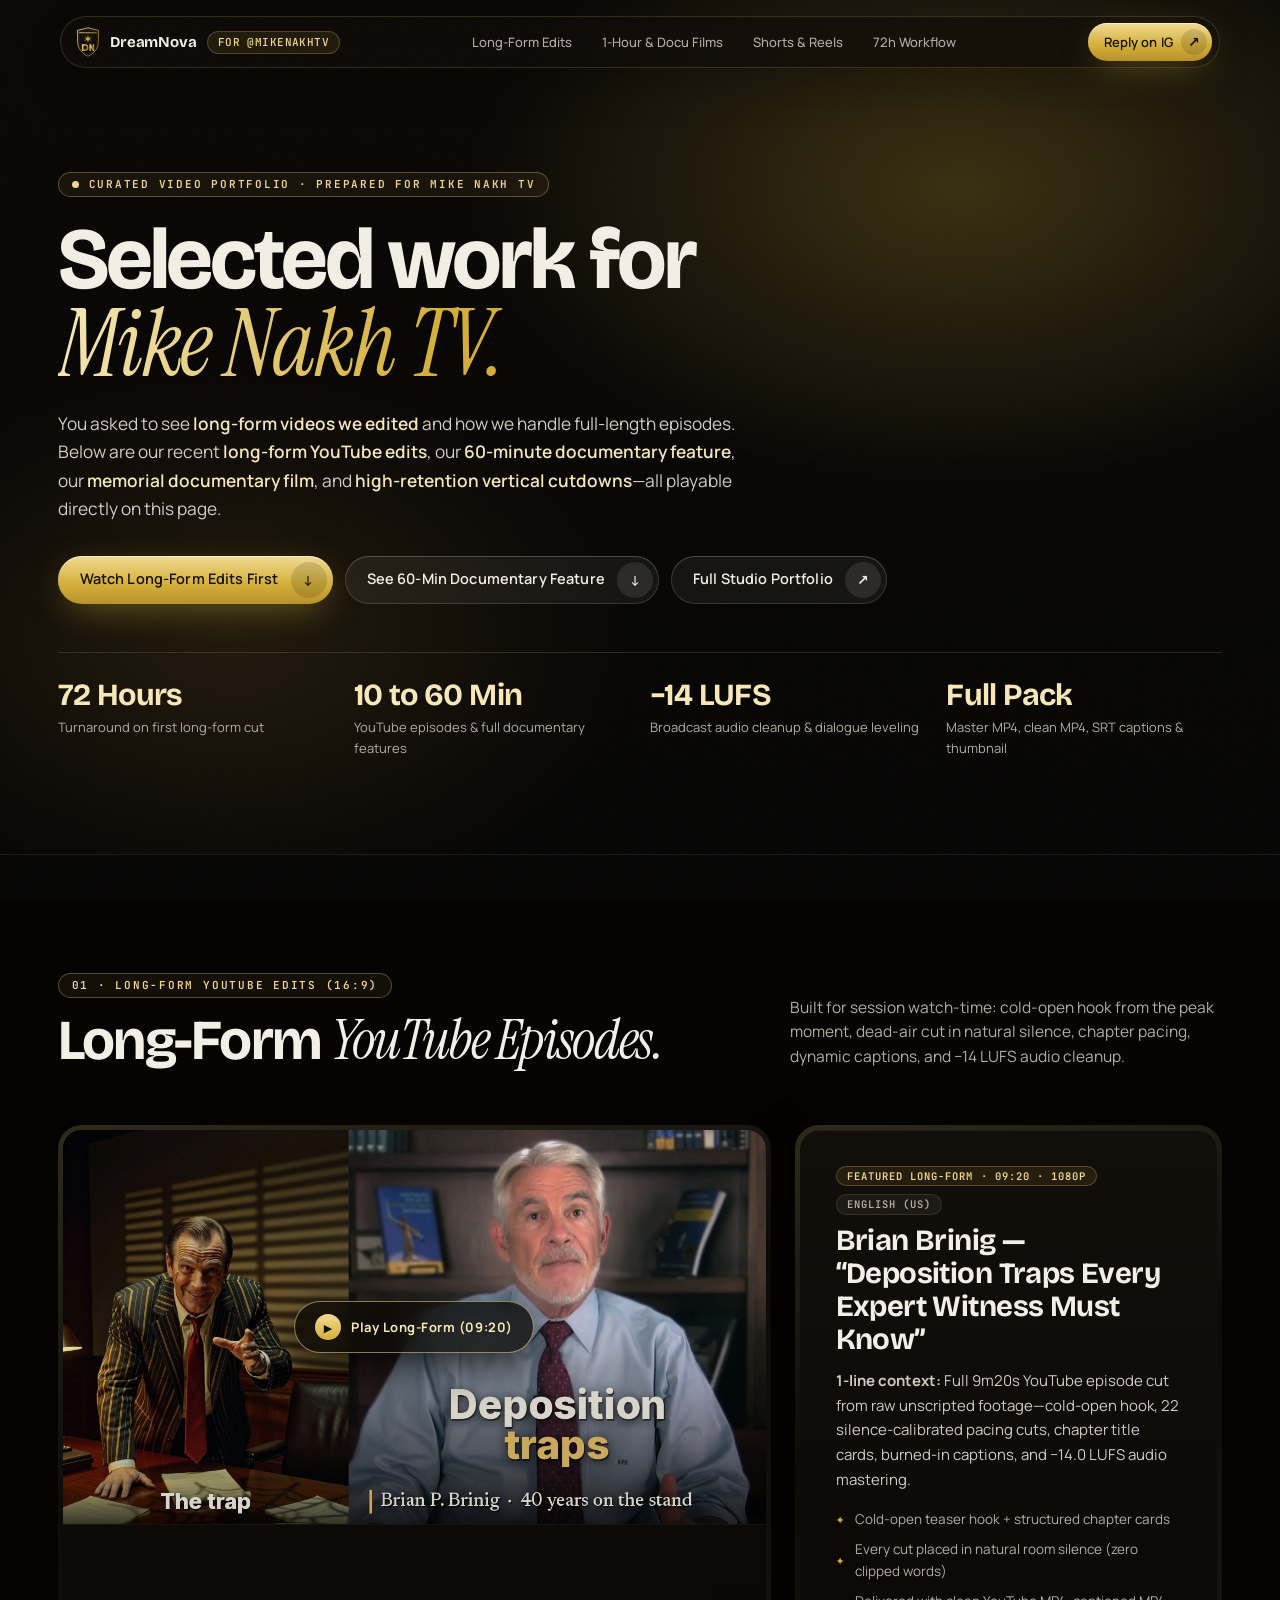
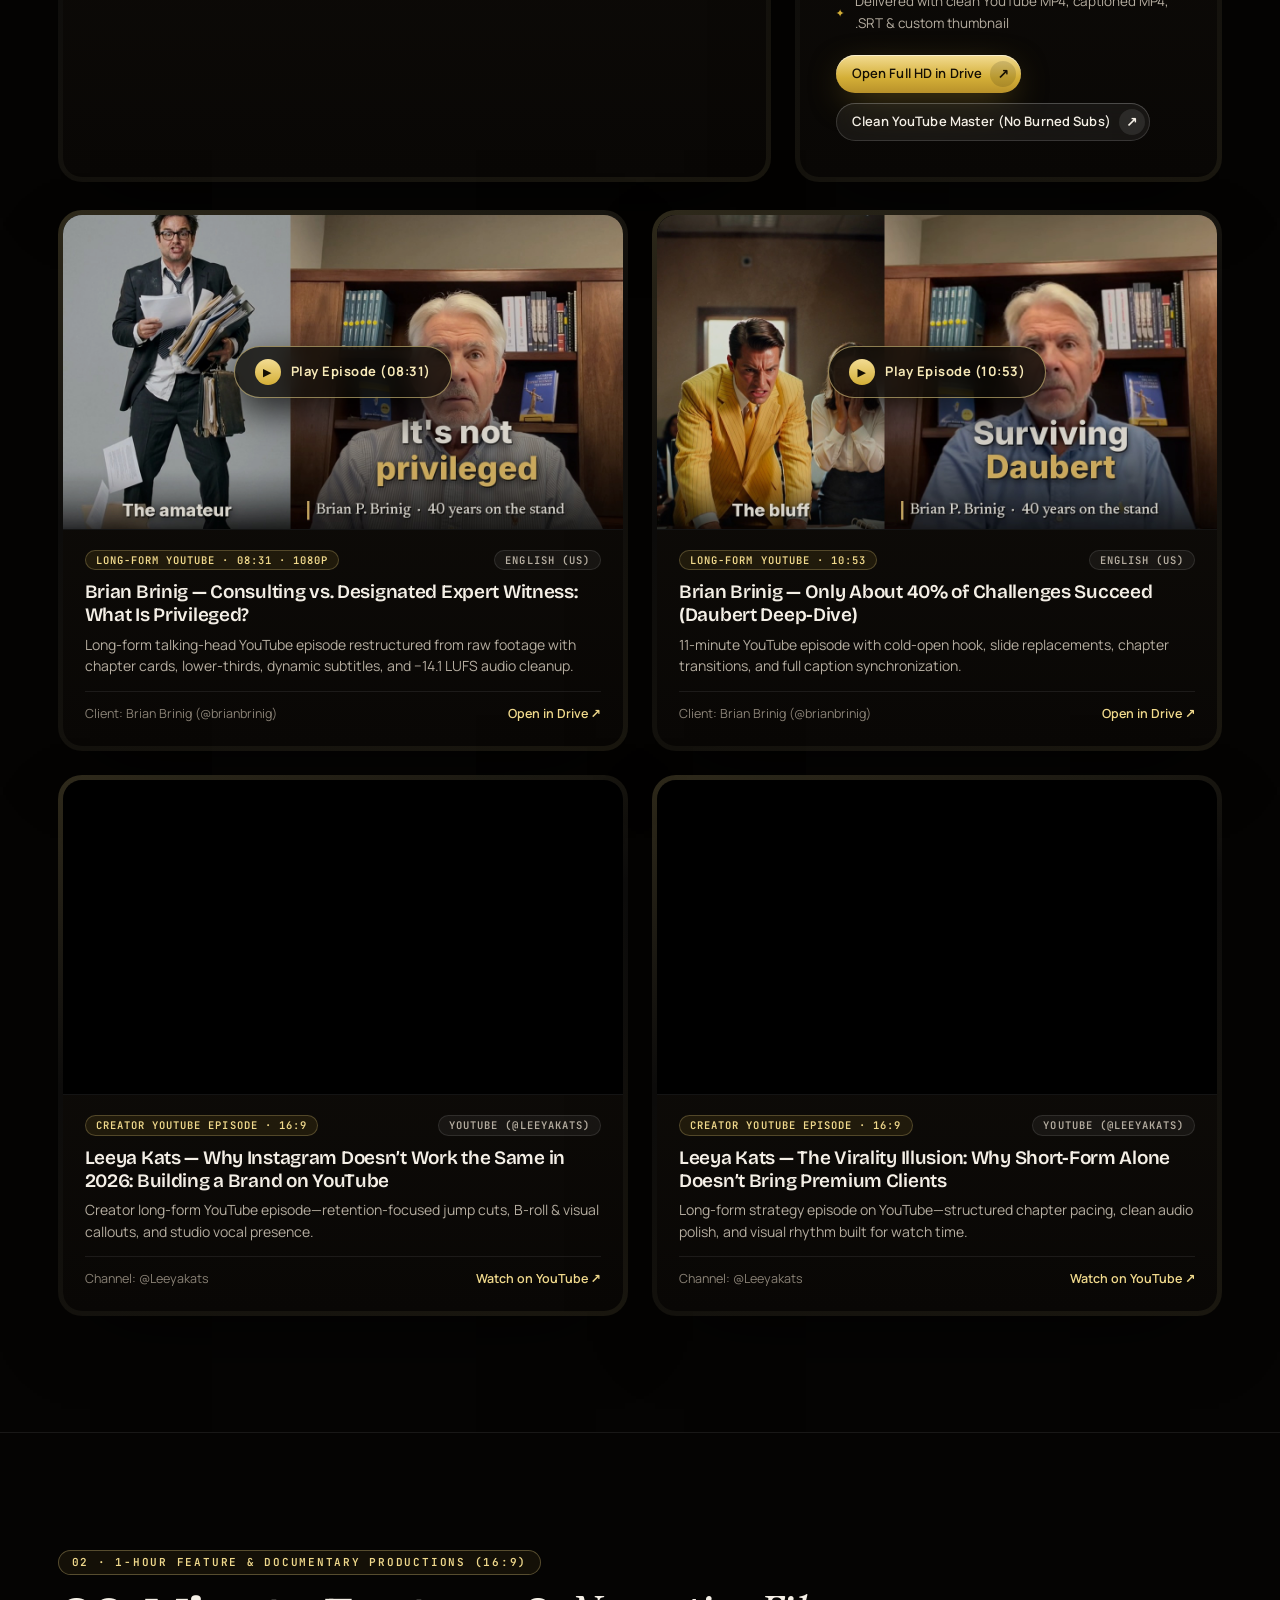
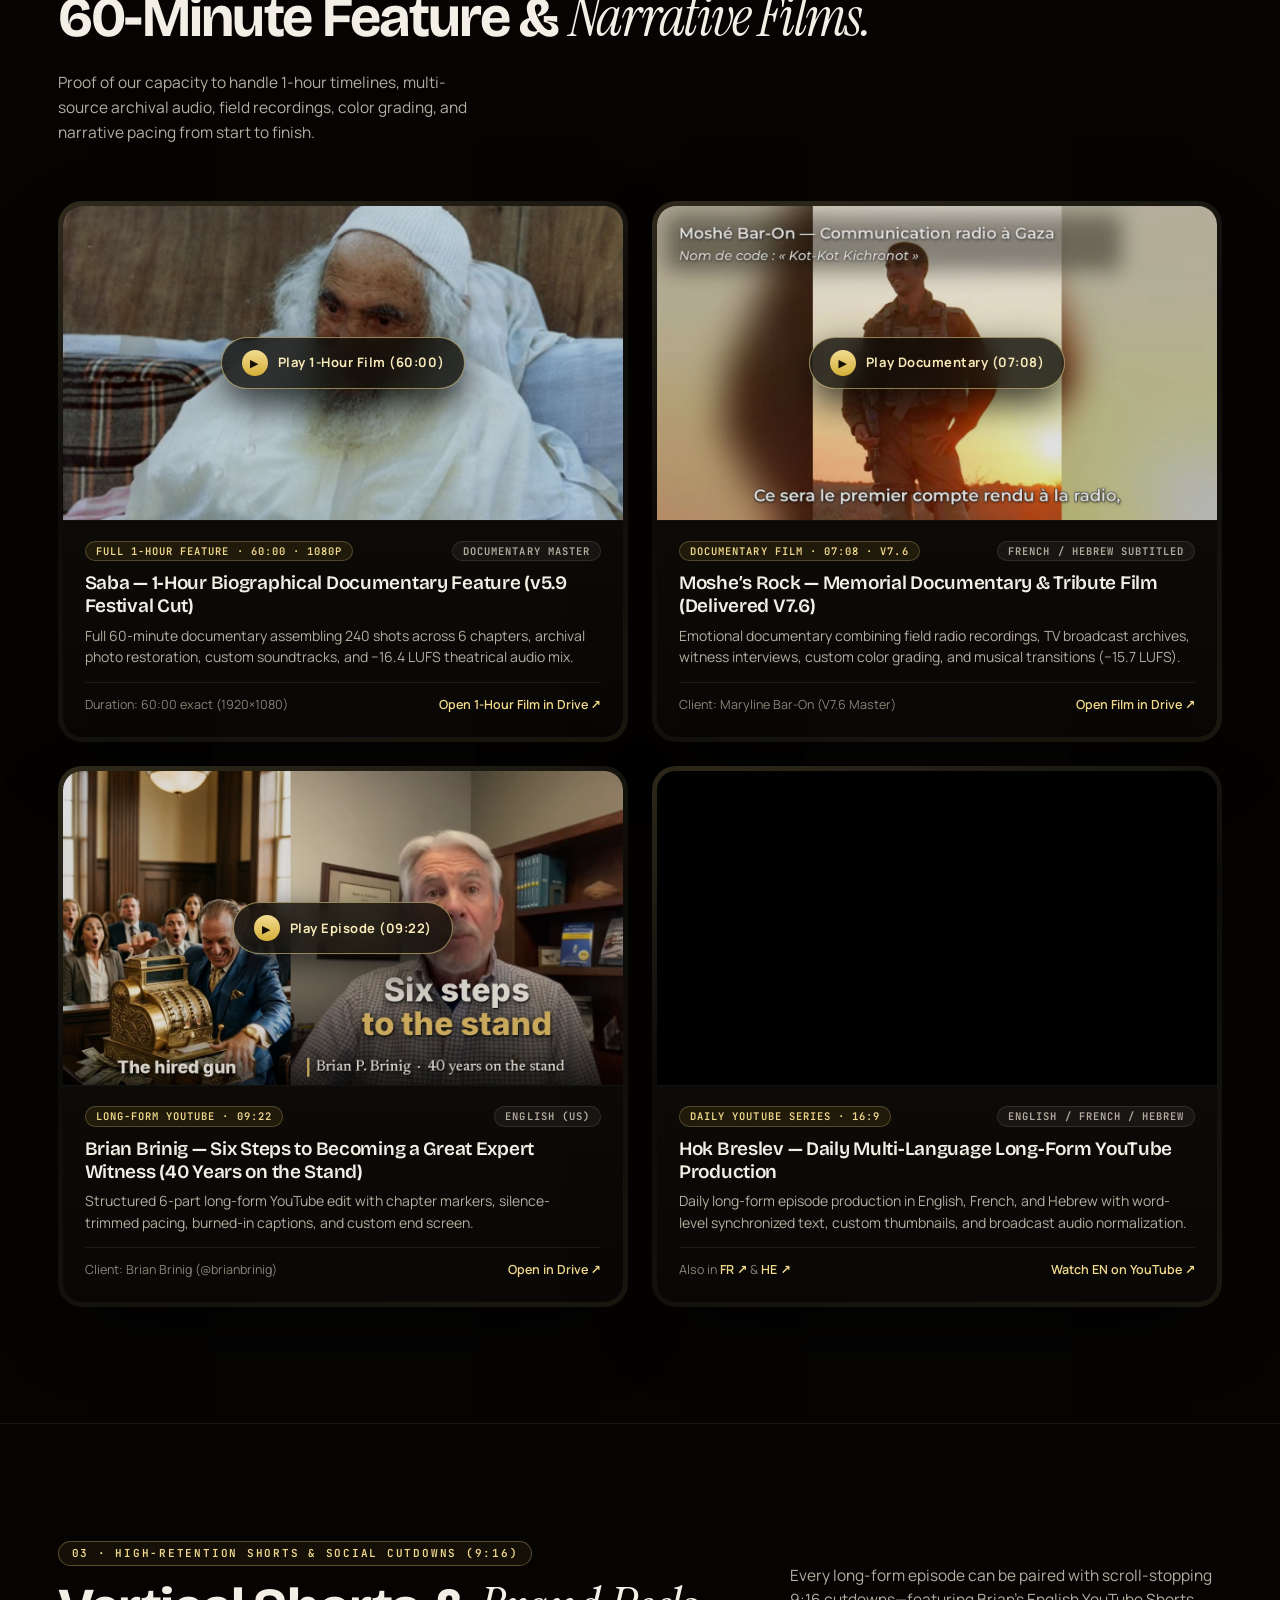
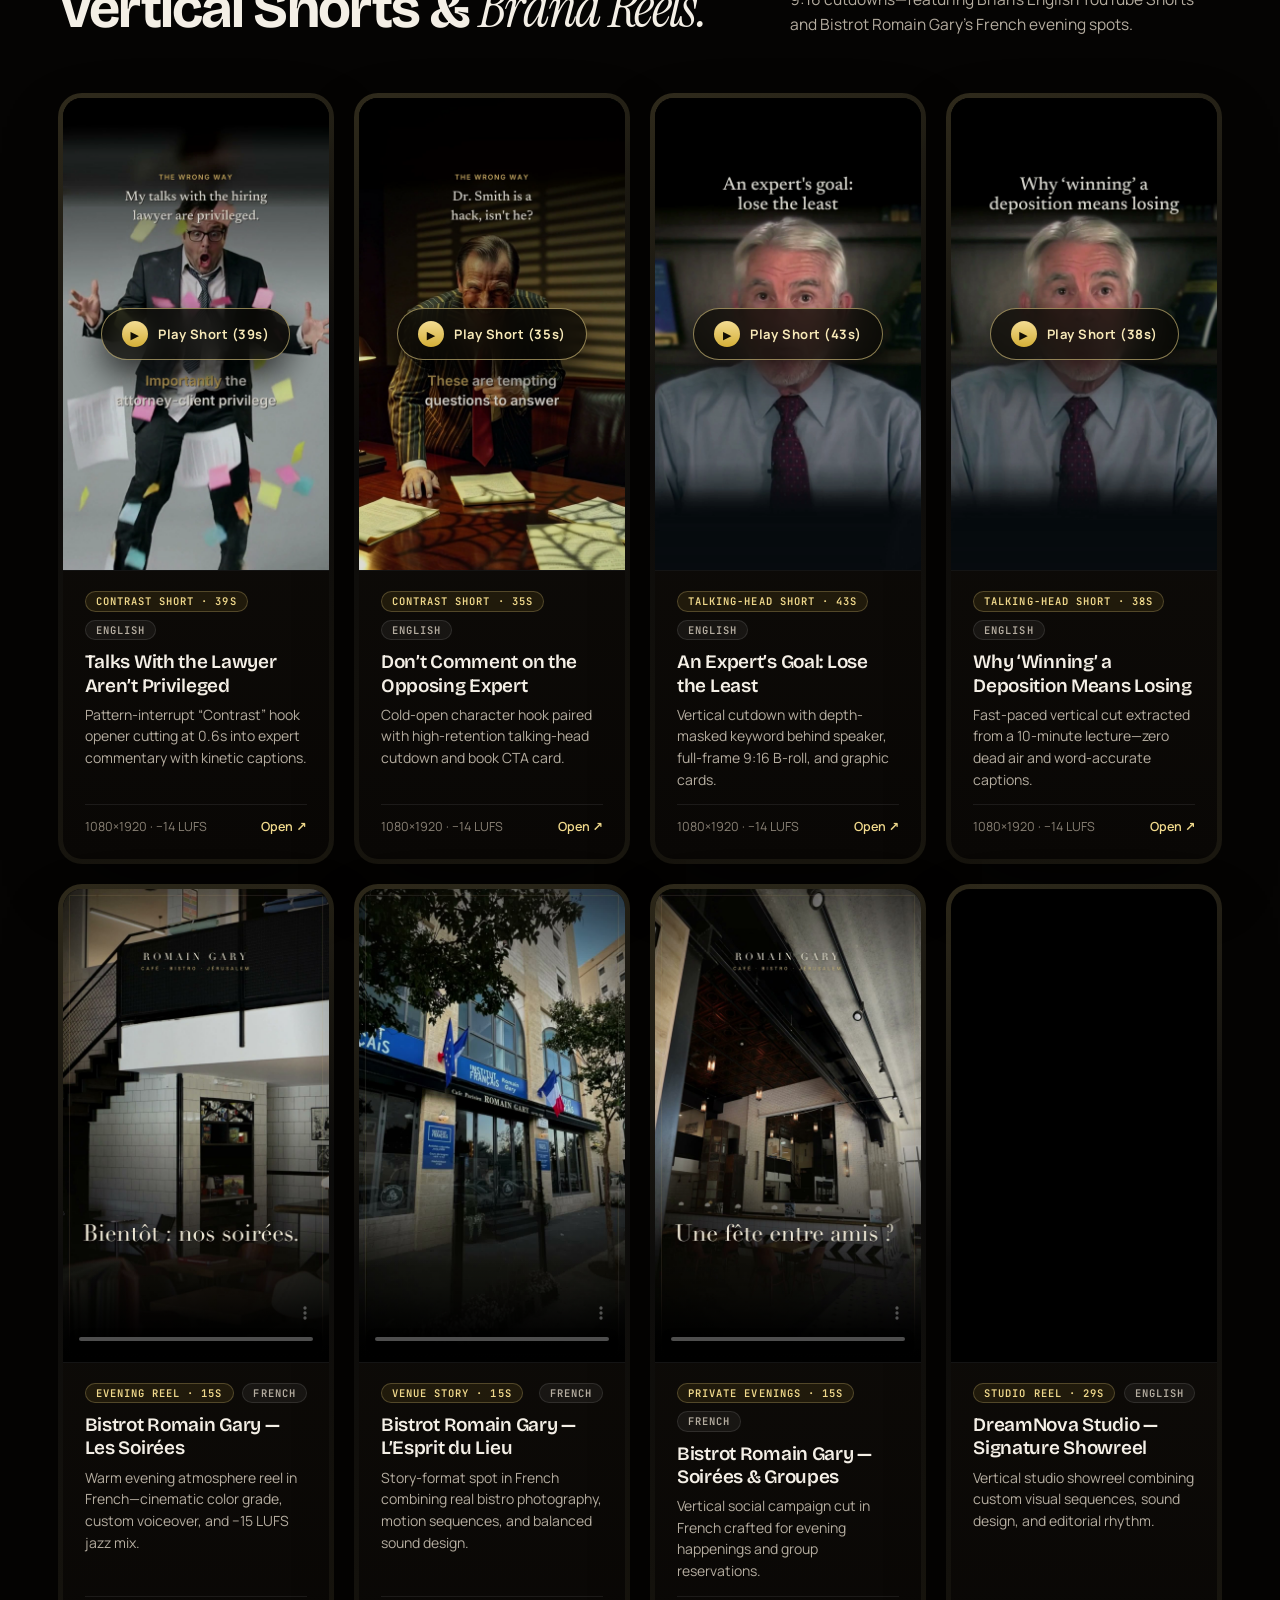
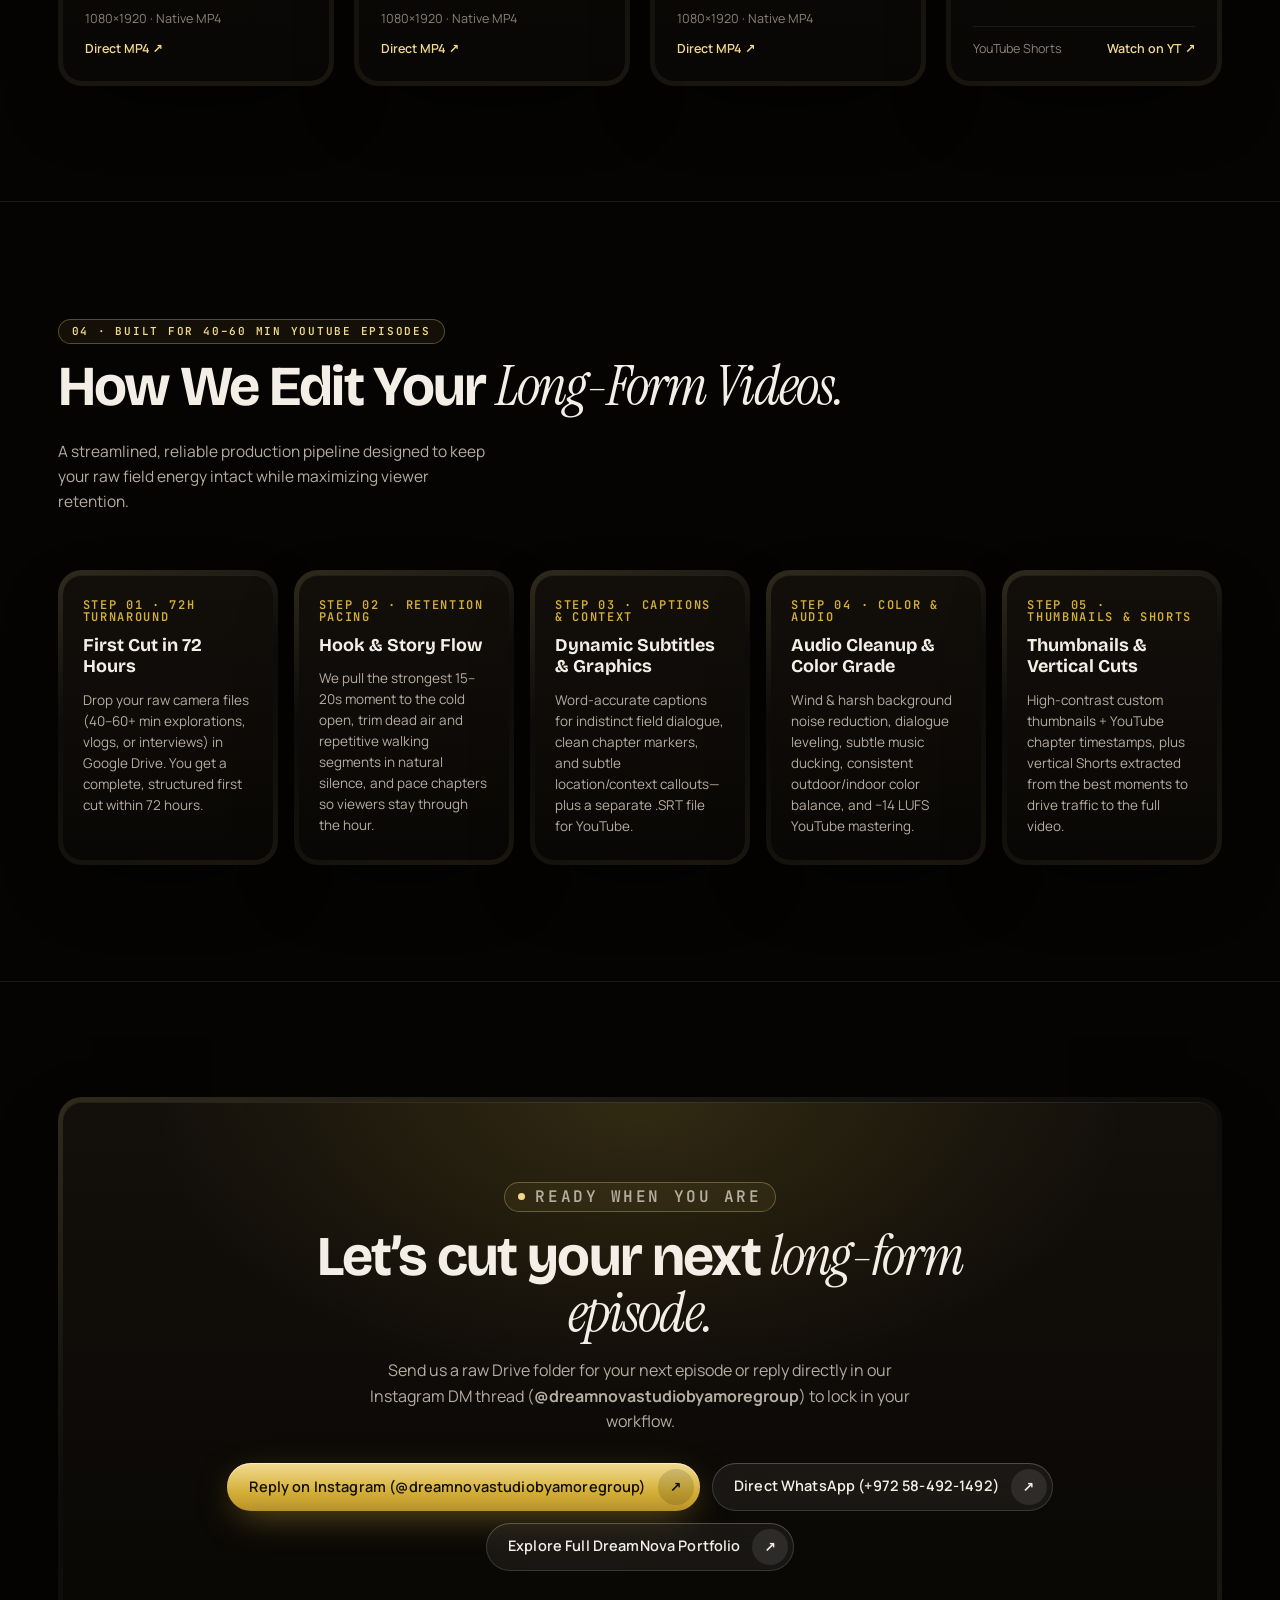
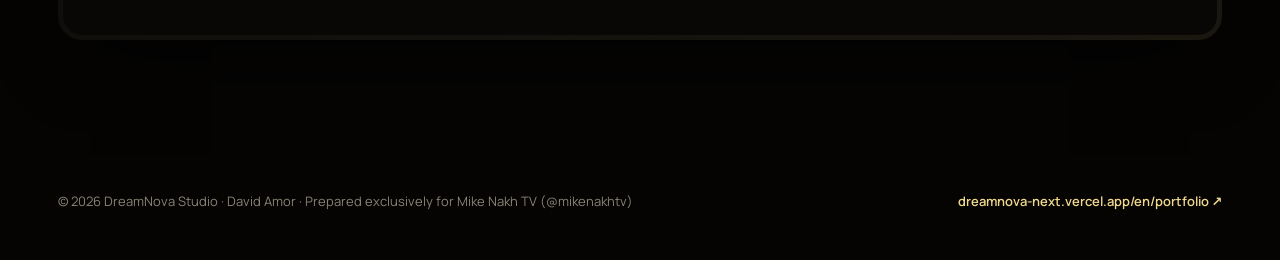
<file: index.html>
<!doctype html>
<html lang="en" dir="ltr">
<head>
  <meta charset="utf-8">
  <meta name="viewport" content="width=device-width, initial-scale=1, viewport-fit=cover">
  <title>Selected Work for Mike Nakh TV — DreamNova Studio</title>
  <meta name="description" content="Curated long-form edits, documentary features, and vertical cutdowns prepared for Mike Nakh TV (@mikenakhtv) by DreamNova Studio.">
  <meta name="theme-color" content="#050403">
  <meta name="robots" content="noindex, nofollow">
  <meta property="og:title" content="Selected Work for Mike Nakh TV — DreamNova Studio">
  <meta property="og:description" content="Long-form YouTube edits, 60-minute documentary features, and high-retention Shorts — 72h first cut.">
  <meta property="og:type" content="website">
  <link rel="icon" href="assets/crest.svg">
  <link rel="preconnect" href="https://fonts.googleapis.com">
  <link rel="preconnect" href="https://fonts.gstatic.com" crossorigin>
  <link href="https://fonts.googleapis.com/css2?family=Bricolage+Grotesque:wght@600;700;800&family=Instrument+Serif:ital@0;1&family=Manrope:wght@400;500;600;700&family=JetBrains+Mono:wght@400;500&display=swap" rel="stylesheet">
  <style>
    :root {
      --bg: #050403;
      --bg2: #0b0907;
      --bg3: #120f0b;
      --ink: #f4efe6;
      --mute: #b5ada0;
      --dim: #8a8276;
      --gold: #d4af37;
      --gold-lt: #f0d98c;
      --gold-pale: #f7e9b8;
      --amber: #e0a23d;
      --bronze: #8a6a2a;
      --line: rgba(240, 217, 140, 0.15);
      --line2: rgba(255, 255, 255, 0.08);
      --ease: cubic-bezier(0.32, 0.72, 0, 1);
      --ease-out: cubic-bezier(0.16, 1, 0.3, 1);
      --f-display: "Bricolage Grotesque", system-ui, -apple-system, sans-serif;
      --f-accent: "Instrument Serif", Georgia, serif;
      --f-body: "Manrope", system-ui, -apple-system, sans-serif;
      --f-mono: "JetBrains Mono", monospace;
      --pad: clamp(18px, 4.5vw, 68px);
      --r: 24px;
    }

    * { box-sizing: border-box; margin: 0; padding: 0; }
    html {
      background: var(--bg);
      color: var(--ink);
      scroll-behavior: smooth;
      -webkit-font-smoothing: antialiased;
      text-rendering: optimizeLegibility;
    }
    body {
      font-family: var(--f-body);
      font-size: 16px;
      line-height: 1.6;
      background: var(--bg);
      color: var(--ink);
      overflow-x: hidden;
    }
    a { color: inherit; text-decoration: none; }
    img, video, iframe { display: block; max-width: 100%; }
    em { font-family: var(--f-accent); font-style: italic; font-weight: 400; }
    ::selection { background: var(--gold); color: #000; }
    :focus-visible { outline: 2px solid var(--gold-lt); outline-offset: 3px; border-radius: 8px; }

    /* Subtle Film Grain */
    .grain {
      position: fixed;
      inset: 0;
      z-index: 90;
      pointer-events: none;
      opacity: 0.04;
      background-image: url("data:image/svg+xml,%3Csvg xmlns='http://www.w3.org/2000/svg' width='160' height='160'%3E%3Cfilter id='n'%3E%3CfeTurbulence type='fractalNoise' baseFrequency='.9' numOctaves='3' stitchTiles='stitch'/%3E%3C/filter%3E%3Crect width='100%25' height='100%25' filter='url(%23n)'/%3E%3C/svg%3E");
    }

    /* Navigation Pill */
    .nav {
      position: fixed;
      z-index: 80;
      top: 16px;
      left: 50%;
      transform: translateX(-50%);
      display: flex;
      align-items: center;
      justify-content: space-between;
      gap: 10px;
      padding: 7px 8px 7px 16px;
      border-radius: 999px;
      background: rgba(14, 11, 8, 0.72);
      backdrop-filter: blur(22px) saturate(1.3);
      -webkit-backdrop-filter: blur(22px) saturate(1.3);
      box-shadow: inset 0 0 0 1px rgba(240, 217, 140, 0.16), 0 20px 50px -20px rgba(0, 0, 0, 0.85);
      width: min(1160px, calc(100vw - 24px));
    }
    .nav__brand {
      display: flex;
      align-items: center;
      gap: 10px;
      flex-shrink: 0;
    }
    .nav__crest {
      width: 24px;
      height: 30px;
    }
    .nav__name {
      font: 700 15px/1 var(--f-display);
      letter-spacing: -0.01em;
    }
    .nav__badge {
      font: 500 11px/1 var(--f-mono);
      color: var(--gold-lt);
      padding: 5px 10px;
      border-radius: 999px;
      background: rgba(212, 175, 55, 0.1);
      border: 1px solid rgba(240, 217, 140, 0.22);
      letter-spacing: 0.04em;
    }
    .nav__links {
      display: flex;
      align-items: center;
      gap: 4px;
    }
    .nav__links a {
      padding: 8px 13px;
      border-radius: 999px;
      font-size: 13px;
      font-weight: 500;
      color: var(--mute);
      transition: color 0.25s, background 0.25s;
      white-space: nowrap;
    }
    .nav__links a:hover {
      color: var(--ink);
      background: rgba(255, 255, 255, 0.06);
    }

    /* Buttons */
    .btn {
      --h: 48px;
      position: relative;
      display: inline-flex;
      align-items: center;
      justify-content: center;
      gap: 12px;
      height: var(--h);
      padding-inline: 22px 6px;
      border-radius: 999px;
      font: 600 14.5px/1 var(--f-body);
      letter-spacing: 0.01em;
      transition: transform 0.45s var(--ease), box-shadow 0.45s var(--ease), background 0.3s;
      white-space: nowrap;
      cursor: pointer;
      border: 0;
    }
    .btn:active { transform: scale(0.97); }
    .btn__ico {
      display: grid;
      place-items: center;
      width: calc(var(--h) - 12px);
      height: calc(var(--h) - 12px);
      border-radius: 50%;
      font-size: 14px;
      transition: transform 0.45s var(--ease);
    }
    .btn:hover .btn__ico {
      transform: translate(2px, -2px) scale(1.05);
    }
    .btn--gold {
      background: linear-gradient(180deg, #f3dc93, #d4af37 60%, #b8912a);
      color: #140f04;
      box-shadow: inset 0 1px 0 rgba(255, 255, 255, 0.55), 0 10px 36px -10px rgba(212, 175, 55, 0.55);
    }
    .btn--gold .btn__ico { background: rgba(20, 15, 4, 0.14); }
    .btn--gold:hover {
      box-shadow: inset 0 1px 0 rgba(255, 255, 255, 0.65), 0 16px 48px -10px rgba(212, 175, 55, 0.78);
    }
    .btn--glass {
      background: rgba(255, 255, 255, 0.06);
      color: var(--ink);
      box-shadow: inset 0 0 0 1px rgba(255, 255, 255, 0.14), inset 0 1px 0 rgba(255, 255, 255, 0.1);
      backdrop-filter: blur(14px);
    }
    .btn--glass .btn__ico { background: rgba(255, 255, 255, 0.09); }
    .btn--glass:hover { background: rgba(255, 255, 255, 0.11); }
    .btn--sm {
      --h: 38px;
      padding-inline: 16px 5px;
      font-size: 13px;
      gap: 8px;
    }

    /* Eyebrow & Typography */
    .eyebrow {
      display: inline-flex;
      align-items: center;
      gap: 10px;
      padding: 7px 14px;
      border-radius: 999px;
      font: 600 11px/1 var(--f-mono);
      letter-spacing: 0.16em;
      text-transform: uppercase;
      color: var(--gold-lt);
      box-shadow: inset 0 0 0 1px rgba(240, 217, 140, 0.3);
      background: rgba(212, 175, 55, 0.07);
    }
    .pulse {
      width: 7px;
      height: 7px;
      border-radius: 50%;
      background: var(--gold-lt);
      box-shadow: 0 0 0 0 rgba(240, 217, 140, 0.6);
      animation: pulse 2.2s infinite;
    }
    @keyframes pulse {
      70% { box-shadow: 0 0 0 9px rgba(240, 217, 140, 0); }
      100% { box-shadow: 0 0 0 0 rgba(240, 217, 140, 0); }
    }

    /* Hero */
    .hero {
      position: relative;
      padding: clamp(118px, 15vw, 170px) var(--pad) clamp(56px, 8vw, 96px);
      overflow: hidden;
      isolation: isolate;
      border-bottom: 1px solid var(--line2);
    }
    .hero__bg {
      position: absolute;
      inset: 0;
      z-index: -1;
      background:
        radial-gradient(55% 50% at 75% 22%, rgba(212, 175, 55, 0.24), transparent 70%),
        radial-gradient(45% 45% at 18% 75%, rgba(224, 162, 61, 0.12), transparent 70%),
        linear-gradient(180deg, #080604 0%, var(--bg) 100%);
    }
    .container {
      max-width: 1360px;
      margin-inline: auto;
      width: 100%;
    }
    .hero__title {
      margin-top: 22px;
      font: 700 clamp(38px, 6.8vw, 96px)/0.94 var(--f-display);
      letter-spacing: -0.035em;
      max-width: 15ch;
    }
    .hero__title em {
      font-size: 1.06em;
      letter-spacing: -0.02em;
      background: linear-gradient(100deg, var(--gold-pale) 0%, var(--gold) 42%, var(--amber) 68%, var(--gold-pale) 100%);
      background-size: 200% 100%;
      -webkit-background-clip: text;
      background-clip: text;
      color: transparent;
      padding-inline-end: 0.06em;
    }
    .hero__sub {
      margin-top: 22px;
      max-width: 64ch;
      font-size: clamp(16px, 1.35vw, 19.5px);
      color: #d5cdbf;
      line-height: 1.65;
    }
    .hero__sub strong {
      color: var(--gold-pale);
      font-weight: 600;
    }
    .hero__actions {
      display: flex;
      flex-wrap: wrap;
      gap: 12px;
      margin-top: 32px;
    }
    .hero__specs {
      margin-top: 48px;
      padding-top: 26px;
      border-top: 1px solid var(--line);
      display: grid;
      grid-template-columns: repeat(4, 1fr);
      gap: 20px;
    }
    .spec-item b {
      display: block;
      font: 700 clamp(22px, 2.4vw, 34px)/1.05 var(--f-display);
      color: var(--gold-pale);
      letter-spacing: -0.02em;
    }
    .spec-item span {
      display: block;
      margin-top: 6px;
      font-size: 13px;
      color: var(--mute);
    }

    /* Sections */
    section.block {
      padding: clamp(64px, 9vw, 120px) var(--pad);
      border-bottom: 1px solid var(--line2);
      scroll-margin-top: 84px;
    }
    .sec-head {
      display: flex;
      justify-content: space-between;
      align-items: flex-end;
      gap: 24px;
      flex-wrap: wrap;
      margin-bottom: clamp(32px, 4.5vw, 56px);
    }
    .h2 {
      font: 700 clamp(28px, 4.4vw, 60px)/1.0 var(--f-display);
      letter-spacing: -0.03em;
      margin-top: 14px;
    }
    .sec-lead {
      max-width: 48ch;
      font-size: 15.5px;
      color: var(--mute);
    }

    /* Double-Bezel Ferrari Card */
    .shell {
      padding: 5px;
      border-radius: var(--r);
      background: linear-gradient(160deg, rgba(240, 217, 140, 0.18), rgba(255, 255, 255, 0.03) 42%, rgba(240, 217, 140, 0.09));
      box-shadow: 0 28px 80px -32px rgba(0, 0, 0, 0.92);
      transition: transform 0.45s var(--ease), background 0.45s var(--ease);
    }
    .shell:hover {
      transform: translateY(-3px);
    }
    .core {
      height: 100%;
      border-radius: calc(var(--r) - 5px);
      background: linear-gradient(180deg, #120f0b, #090705);
      box-shadow: inset 0 1px 0 rgba(255, 255, 255, 0.07);
      overflow: hidden;
      display: flex;
      flex-direction: column;
    }

    /* Highlighted Lead Long-Form Banner */
    .featured-grid {
      display: grid;
      grid-template-columns: 1.25fr 0.75fr;
      gap: 24px;
      margin-bottom: 28px;
      align-items: stretch;
    }
    .featured-info {
      padding: clamp(22px, 3vw, 36px);
      display: flex;
      flex-direction: column;
      justify-content: space-between;
      gap: 20px;
    }
    .featured-info h3 {
      font: 700 clamp(22px, 2.3vw, 32px)/1.12 var(--f-display);
      letter-spacing: -0.02em;
      margin-top: 10px;
    }
    .featured-info p {
      color: #d2cabd;
      font-size: 15px;
      line-height: 1.65;
    }
    .deliverables-list {
      list-style: none;
      display: grid;
      gap: 9px;
      margin-top: 6px;
    }
    .deliverables-list li {
      display: flex;
      align-items: center;
      gap: 10px;
      font-size: 13.5px;
      color: var(--mute);
    }
    .deliverables-list li::before {
      content: "✦";
      color: var(--gold);
      font-size: 11px;
    }

    /* Video Grids */
    .long-grid {
      display: grid;
      grid-template-columns: repeat(2, 1fr);
      gap: 24px;
    }
    .short-grid {
      display: grid;
      grid-template-columns: repeat(4, 1fr);
      gap: 20px;
    }

    /* Aspect Ratio Players */
    .player-16x9 {
      position: relative;
      width: 100%;
      aspect-ratio: 16 / 9;
      background: #000;
      border-bottom: 1px solid var(--line2);
    }
    .player-16x9 iframe,
    .player-16x9 video {
      position: absolute;
      inset: 0;
      width: 100%;
      height: 100%;
      border: 0;
    }
    .player-9x16 {
      position: relative;
      width: 100%;
      aspect-ratio: 9 / 16;
      background: #000;
      border-bottom: 1px solid var(--line2);
    }
    .player-9x16 iframe,
    .player-9x16 video {
      position: absolute;
      inset: 0;
      width: 100%;
      height: 100%;
      border: 0;
      object-fit: cover;
    }
    .v-cover {
      position: absolute;
      inset: 0;
      z-index: 3;
      width: 100%;
      height: 100%;
      border: 0;
      padding: 0;
      background: #080604;
      cursor: pointer;
      display: grid;
      place-items: center;
      overflow: hidden;
    }
    .v-cover img {
      position: absolute;
      inset: 0;
      width: 100%;
      height: 100%;
      object-fit: cover;
      transition: transform 0.6s var(--ease), filter 0.4s;
      filter: brightness(0.88);
    }
    .v-cover:hover img {
      transform: scale(1.04);
      filter: brightness(0.98);
    }
    .v-cover__play {
      position: relative;
      z-index: 2;
      display: inline-flex;
      align-items: center;
      gap: 10px;
      padding: 12px 20px;
      border-radius: 999px;
      background: rgba(10, 8, 5, 0.78);
      backdrop-filter: blur(12px);
      -webkit-backdrop-filter: blur(12px);
      border: 1px solid rgba(240, 217, 140, 0.55);
      color: var(--gold-pale);
      font: 700 13px/1 var(--f-body);
      letter-spacing: 0.04em;
      box-shadow: 0 14px 36px rgba(0, 0, 0, 0.75);
      transition: transform 0.35s var(--ease), background 0.3s;
    }
    .v-cover:hover .v-cover__play {
      transform: scale(1.06);
      background: linear-gradient(180deg, #f3dc93, #d4af37);
      color: #140f04;
    }
    .v-cover__dot {
      display: grid;
      place-items: center;
      width: 26px;
      height: 26px;
      border-radius: 50%;
      background: linear-gradient(180deg, #f3dc93, #d4af37);
      color: #140f04;
      font-size: 11px;
    }

    /* Card Body */
    .vcard__body {
      padding: 20px 22px 22px;
      display: flex;
      flex-direction: column;
      justify-content: space-between;
      flex: 1;
      gap: 14px;
    }
    .vcard__top {
      display: flex;
      flex-wrap: wrap;
      align-items: center;
      justify-content: space-between;
      gap: 8px;
    }
    .tag {
      display: inline-flex;
      align-items: center;
      gap: 6px;
      padding: 4px 10px;
      border-radius: 999px;
      font: 600 10.5px/1 var(--f-mono);
      letter-spacing: 0.1em;
      text-transform: uppercase;
      color: var(--gold-lt);
      background: rgba(212, 175, 55, 0.1);
      border: 1px solid rgba(240, 217, 140, 0.24);
    }
    .tag--lang {
      color: var(--mute);
      background: rgba(255, 255, 255, 0.05);
      border-color: rgba(255, 255, 255, 0.1);
    }
    .vcard__title {
      margin-top: 10px;
      font: 600 19px/1.22 var(--f-display);
      letter-spacing: -0.015em;
      color: var(--ink);
    }
    .vcard__ctx {
      margin-top: 7px;
      font-size: 14px;
      line-height: 1.55;
      color: var(--mute);
    }
    .vcard__foot {
      padding-top: 12px;
      border-top: 1px solid var(--line2);
      display: flex;
      align-items: center;
      justify-content: space-between;
      gap: 10px;
      flex-wrap: wrap;
      font-size: 12.5px;
      color: var(--dim);
    }
    .ext-link {
      display: inline-flex;
      align-items: center;
      gap: 5px;
      font-weight: 600;
      color: var(--gold-lt);
      transition: opacity 0.2s;
    }
    .ext-link:hover { opacity: 0.8; text-decoration: underline; }

    /* Process Grid */
    .process-grid {
      display: grid;
      grid-template-columns: repeat(5, 1fr);
      gap: 16px;
    }
    .step-card {
      padding: 24px 20px;
      display: flex;
      flex-direction: column;
      gap: 12px;
    }
    .step-num {
      font: 600 12px/1 var(--f-mono);
      color: var(--gold);
      letter-spacing: 0.14em;
    }
    .step-title {
      font: 700 18px/1.2 var(--f-display);
      color: var(--ink);
    }
    .step-desc {
      font-size: 13.5px;
      color: var(--mute);
      line-height: 1.55;
    }

    /* Call to Action */
    .cta-box {
      padding: clamp(32px, 5vw, 64px);
      text-align: center;
      align-items: center;
      background:
        radial-gradient(60% 80% at 50% 0%, rgba(212, 175, 55, 0.16), transparent 70%),
        linear-gradient(180deg, #13100b, #090705);
    }
    .cta-box h2 {
      font: 700 clamp(28px, 4.5vw, 56px)/1.02 var(--f-display);
      letter-spacing: -0.03em;
      max-width: 20ch;
      margin-inline: auto;
      margin-top: 16px;
    }
    .cta-box p {
      max-width: 54ch;
      margin: 16px auto 0;
      color: var(--mute);
      font-size: 16px;
    }
    .cta-buttons {
      margin-top: 28px;
      display: flex;
      flex-wrap: wrap;
      justify-content: center;
      gap: 12px;
    }

    /* Footer */
    .foot {
      padding: 36px var(--pad) 48px;
      font-size: 13px;
      color: var(--dim);
    }
    .foot__row {
      max-width: 1360px;
      margin-inline: auto;
      display: flex;
      justify-content: space-between;
      align-items: center;
      flex-wrap: wrap;
      gap: 16px;
    }

    /* Responsive Breakpoints */
    @media (max-width: 1120px) {
      .featured-grid { grid-template-columns: 1fr; }
      .short-grid { grid-template-columns: repeat(2, 1fr); }
      .process-grid { grid-template-columns: repeat(2, 1fr); }
    }
    @media (max-width: 760px) {
      .nav__links { display: none; }
      .nav__badge { display: none; }
      .nav { padding: 6px 8px 6px 14px; }
      .hero__specs { grid-template-columns: repeat(2, 1fr); gap: 16px; }
      .long-grid { grid-template-columns: 1fr; }
      .short-grid { grid-template-columns: repeat(2, 1fr); gap: 12px; }
      .process-grid { grid-template-columns: 1fr; }
      .vcard__body { padding: 16px; }
      .vcard__title { font-size: 16.5px; }
      .vcard__ctx { font-size: 13px; }
    }
    @media (max-width: 520px) {
      .nav__badge { display: none; }
      .short-grid { grid-template-columns: 1fr; }
      .hero__actions .btn { width: 100%; justify-content: space-between; }
      .cta-buttons .btn { width: 100%; justify-content: space-between; }
    }
  </style>
</head>
<body>
  <div class="grain" aria-hidden="true"></div>

  <!-- Top Navigation -->
  <header class="nav">
    <a href="#top" class="nav__brand">
      <img class="nav__crest" src="assets/crest.svg" alt="DreamNova" width="24" height="30">
      <span class="nav__name">DreamNova</span>
      <span class="nav__badge">FOR @MIKENAKHTV</span>
    </a>
    <nav class="nav__links" aria-label="Sections">
      <a href="#long-form">Long-Form Edits</a>
      <a href="#documentaries">1-Hour &amp; Docu Films</a>
      <a href="#shorts">Shorts &amp; Reels</a>
      <a href="#process">72h Workflow</a>
    </nav>
    <a class="btn btn--gold btn--sm" href="https://www.instagram.com/dreamnovastudiobyamoregroup/" target="_blank" rel="noopener">
      <span>Reply on IG</span>
      <span class="btn__ico">↗</span>
    </a>
  </header>

  <main id="top">
    <!-- Hero Section -->
    <section class="hero">
      <div class="hero__bg" aria-hidden="true"></div>
      <div class="container">
        <p class="eyebrow"><span class="pulse"></span>Curated Video Portfolio · Prepared for Mike Nakh TV</p>
        <h1 class="hero__title">Selected work for <em>Mike Nakh TV.</em></h1>
        <p class="hero__sub">
          You asked to see <strong>long-form videos we edited</strong> and how we handle full-length episodes. Below are our recent <strong>long-form YouTube edits</strong>, our <strong>60-minute documentary feature</strong>, our <strong>memorial documentary film</strong>, and <strong>high-retention vertical cutdowns</strong>—all playable directly on this page.
        </p>
        <div class="hero__actions">
          <a class="btn btn--gold" href="#long-form">
            <span>Watch Long-Form Edits First</span>
            <span class="btn__ico">↓</span>
          </a>
          <a class="btn btn--glass" href="#documentaries">
            <span>See 60-Min Documentary Feature</span>
            <span class="btn__ico">↓</span>
          </a>
          <a class="btn btn--glass" href="https://dreamnova-next.vercel.app/en/portfolio/" target="_blank" rel="noopener">
            <span>Full Studio Portfolio</span>
            <span class="btn__ico">↗</span>
          </a>
        </div>

        <div class="hero__specs">
          <div class="spec-item">
            <b>72 Hours</b>
            <span>Turnaround on first long-form cut</span>
          </div>
          <div class="spec-item">
            <b>10 to 60 Min</b>
            <span>YouTube episodes &amp; full documentary features</span>
          </div>
          <div class="spec-item">
            <b>−14 LUFS</b>
            <span>Broadcast audio cleanup &amp; dialogue leveling</span>
          </div>
          <div class="spec-item">
            <b>Full Pack</b>
            <span>Master MP4, clean MP4, SRT captions &amp; thumbnail</span>
          </div>
        </div>
      </div>
    </section>

    <!-- SECTION 1: LONG-FORM YOUTUBE EDITS (ENGLISH + CREATOR CHANNELS) -->
    <section class="block" id="long-form">
      <div class="container">
        <div class="sec-head">
          <div>
            <p class="eyebrow">01 · Long-Form YouTube Edits (16:9)</p>
            <h2 class="h2">Long-Form <em>YouTube Episodes.</em></h2>
          </div>
          <p class="sec-lead">
            Built for session watch-time: cold-open hook from the peak moment, dead-air cut in natural silence, chapter pacing, dynamic captions, and −14 LUFS audio cleanup.
          </p>
        </div>

        <!-- Featured Lead Long-Form Edit -->
        <div class="featured-grid">
          <div class="shell">
            <div class="core">
              <div class="player-16x9">
                <button type="button" class="v-cover" onclick="this.remove()" aria-label="Play Brian Brinig Deposition Traps Long-Form Edit">
                  <img src="assets/thumb_deposition-traps.jpg" alt="Deposition Traps Every Expert Witness Must Know">
                  <span class="v-cover__play"><span class="v-cover__dot">▶</span>Play Long-Form (09:20)</span>
                </button>
                <iframe src="https://drive.google.com/file/d/1H5q7hg7GIFa6bMQ-lVZ7xUhX7SRYy1hR/preview" allow="autoplay; fullscreen" loading="eager" title="Brian Brinig — Deposition Traps Long-Form Edit"></iframe>
              </div>
            </div>
          </div>
          <div class="shell">
            <div class="core featured-info">
              <div>
                <div class="vcard__top">
                  <span class="tag">Featured Long-Form · 09:20 · 1080p</span>
                  <span class="tag tag--lang">English (US)</span>
                </div>
                <h3>Brian Brinig — “Deposition Traps Every Expert Witness Must Know”</h3>
                <p style="margin-top:12px;">
                  <strong>1-line context:</strong> Full 9m20s YouTube episode cut from raw unscripted footage—cold-open hook, 22 silence-calibrated pacing cuts, chapter title cards, burned-in captions, and −14.0 LUFS audio mastering.
                </p>
                <ul class="deliverables-list" style="margin-top:16px;">
                  <li>Cold-open teaser hook + structured chapter cards</li>
                  <li>Every cut placed in natural room silence (zero clipped words)</li>
                  <li>Delivered with clean YouTube MP4, captioned MP4, .SRT &amp; custom thumbnail</li>
                </ul>
              </div>
              <div style="display:flex; gap:10px; flex-wrap:wrap;">
                <a class="btn btn--gold btn--sm" href="https://drive.google.com/file/d/1H5q7hg7GIFa6bMQ-lVZ7xUhX7SRYy1hR/view" target="_blank" rel="noopener">
                  <span>Open Full HD in Drive</span>
                  <span class="btn__ico">↗</span>
                </a>
                <a class="btn btn--glass btn--sm" href="https://drive.google.com/file/d/1ZTvgCxWMxM6AzUmc_xScV4omchuO68Mh/view" target="_blank" rel="noopener">
                  <span>Clean YouTube Master (No Burned Subs)</span>
                  <span class="btn__ico">↗</span>
                </a>
              </div>
            </div>
          </div>
        </div>

        <!-- Grid of Additional Long-Form YouTube Edits -->
        <div class="long-grid">
          <!-- Long-Form 2: Brian Brinig Privilege -->
          <article class="shell">
            <div class="core">
              <div class="player-16x9">
                <button type="button" class="v-cover" onclick="this.remove()" aria-label="Play Brian Brinig Privilege Long-Form Edit">
                  <img src="assets/thumb_privilege.jpg" alt="Consulting vs Designated Expert Witness">
                  <span class="v-cover__play"><span class="v-cover__dot">▶</span>Play Episode (08:31)</span>
                </button>
                <iframe src="https://drive.google.com/file/d/1umDc5w032JR_hzhAyjwQmsfclusHk8qg/preview" allow="autoplay; fullscreen" loading="lazy" title="Brian Brinig — Consulting vs Designated Expert Witness"></iframe>
              </div>
              <div class="vcard__body">
                <div>
                  <div class="vcard__top">
                    <span class="tag">Long-Form YouTube · 08:31 · 1080p</span>
                    <span class="tag tag--lang">English (US)</span>
                  </div>
                  <h3 class="vcard__title">Brian Brinig — Consulting vs. Designated Expert Witness: What Is Privileged?</h3>
                  <p class="vcard__ctx">Long-form talking-head YouTube episode restructured from raw footage with chapter cards, lower-thirds, dynamic subtitles, and −14.1 LUFS audio cleanup.</p>
                </div>
                <div class="vcard__foot">
                  <span>Client: Brian Brinig (@brianbrinig)</span>
                  <a class="ext-link" href="https://drive.google.com/file/d/1umDc5w032JR_hzhAyjwQmsfclusHk8qg/view" target="_blank" rel="noopener">Open in Drive ↗</a>
                </div>
              </div>
            </div>
          </article>

          <!-- Long-Form 3: Brian Brinig Daubert -->
          <article class="shell">
            <div class="core">
              <div class="player-16x9">
                <button type="button" class="v-cover" onclick="this.remove()" aria-label="Play Brian Brinig Daubert Long-Form Edit">
                  <img src="assets/thumb_daubert.jpg" alt="Only About 40% of Challenges Succeed">
                  <span class="v-cover__play"><span class="v-cover__dot">▶</span>Play Episode (10:53)</span>
                </button>
                <iframe src="https://drive.google.com/file/d/1-N8TiGOBsNbNj_bHkbJ7yzqCYLeow71p/preview" allow="autoplay; fullscreen" loading="lazy" title="Brian Brinig — Daubert Challenges Long-Form Edit"></iframe>
              </div>
              <div class="vcard__body">
                <div>
                  <div class="vcard__top">
                    <span class="tag">Long-Form YouTube · 10:53</span>
                    <span class="tag tag--lang">English (US)</span>
                  </div>
                  <h3 class="vcard__title">Brian Brinig — Only About 40% of Challenges Succeed (Daubert Deep-Dive)</h3>
                  <p class="vcard__ctx">11-minute YouTube episode with cold-open hook, slide replacements, chapter transitions, and full caption synchronization.</p>
                </div>
                <div class="vcard__foot">
                  <span>Client: Brian Brinig (@brianbrinig)</span>
                  <a class="ext-link" href="https://drive.google.com/file/d/1-N8TiGOBsNbNj_bHkbJ7yzqCYLeow71p/view" target="_blank" rel="noopener">Open in Drive ↗</a>
                </div>
              </div>
            </div>
          </article>

          <!-- Long-Form 4: Leeya Kats YouTube Episode 1 -->
          <article class="shell">
            <div class="core">
              <div class="player-16x9">
                <iframe src="https://www.youtube.com/embed/d5gKPiLGduQ?rel=0" allow="accelerometer; autoplay; clipboard-write; encrypted-media; gyroscope; picture-in-picture; web-share" allowfullscreen loading="lazy" title="Leeya Kats YouTube Long-Form #1"></iframe>
              </div>
              <div class="vcard__body">
                <div>
                  <div class="vcard__top">
                    <span class="tag">Creator YouTube Episode · 16:9</span>
                    <span class="tag tag--lang">YouTube (@Leeyakats)</span>
                  </div>
                  <h3 class="vcard__title">Leeya Kats — Why Instagram Doesn’t Work the Same in 2026: Building a Brand on YouTube</h3>
                  <p class="vcard__ctx">Creator long-form YouTube episode—retention-focused jump cuts, B-roll &amp; visual callouts, and studio vocal presence.</p>
                </div>
                <div class="vcard__foot">
                  <span>Channel: @Leeyakats</span>
                  <a class="ext-link" href="https://youtu.be/d5gKPiLGduQ" target="_blank" rel="noopener">Watch on YouTube ↗</a>
                </div>
              </div>
            </div>
          </article>

          <!-- Long-Form 5: Leeya Kats YouTube Episode 2 -->
          <article class="shell">
            <div class="core">
              <div class="player-16x9">
                <iframe src="https://www.youtube.com/embed/GXixvQUqZbM?rel=0" allow="accelerometer; autoplay; clipboard-write; encrypted-media; gyroscope; picture-in-picture; web-share" allowfullscreen loading="lazy" title="Leeya Kats YouTube Long-Form #2"></iframe>
              </div>
              <div class="vcard__body">
                <div>
                  <div class="vcard__top">
                    <span class="tag">Creator YouTube Episode · 16:9</span>
                    <span class="tag tag--lang">YouTube (@Leeyakats)</span>
                  </div>
                  <h3 class="vcard__title">Leeya Kats — The Virality Illusion: Why Short-Form Alone Doesn’t Bring Premium Clients</h3>
                  <p class="vcard__ctx">Long-form strategy episode on YouTube—structured chapter pacing, clean audio polish, and visual rhythm built for watch time.</p>
                </div>
                <div class="vcard__foot">
                  <span>Channel: @Leeyakats</span>
                  <a class="ext-link" href="https://youtu.be/GXixvQUqZbM" target="_blank" rel="noopener">Watch on YouTube ↗</a>
                </div>
              </div>
            </div>
          </article>
        </div>
      </div>
    </section>

    <!-- SECTION 2: 1-HOUR DOCUMENTARY FEATURE, MEMORIAL FILM & DAILY SERIES -->
    <section class="block" id="documentaries">
      <div class="container">
        <div class="sec-head">
          <div>
            <p class="eyebrow">02 · 1-Hour Feature &amp; Documentary Productions (16:9)</p>
            <h2 class="h2">60-Minute Feature &amp; <em>Narrative Films.</em></h2>
          </div>
          <p class="sec-lead">
            Proof of our capacity to handle 1-hour timelines, multi-source archival audio, field recordings, color grading, and narrative pacing from start to finish.
          </p>
        </div>

        <div class="long-grid">
          <!-- Saba 60-Min Documentary Feature -->
          <article class="shell">
            <div class="core">
              <div class="player-16x9">
                <button type="button" class="v-cover" onclick="this.remove()" aria-label="Play Saba 1-Hour Documentary Feature">
                  <img src="assets/saba_poster.jpg" alt="Saba — 1-Hour Biographical Documentary Feature">
                  <span class="v-cover__play"><span class="v-cover__dot">▶</span>Play 1-Hour Film (60:00)</span>
                </button>
                <iframe src="https://drive.google.com/file/d/142IYnzexEQEsrYt-iPQtPIwG6ZQKe2fa/preview" allow="autoplay; fullscreen" loading="lazy" title="Saba — 60-Minute Documentary Feature (v5.9)"></iframe>
              </div>
              <div class="vcard__body">
                <div>
                  <div class="vcard__top">
                    <span class="tag">Full 1-Hour Feature · 60:00 · 1080p</span>
                    <span class="tag tag--lang">Documentary Master</span>
                  </div>
                  <h3 class="vcard__title">Saba — 1-Hour Biographical Documentary Feature (v5.9 Festival Cut)</h3>
                  <p class="vcard__ctx">Full 60-minute documentary assembling 240 shots across 6 chapters, archival photo restoration, custom soundtracks, and −16.4 LUFS theatrical audio mix.</p>
                </div>
                <div class="vcard__foot">
                  <span>Duration: 60:00 exact (1920×1080)</span>
                  <a class="ext-link" href="https://drive.google.com/file/d/142IYnzexEQEsrYt-iPQtPIwG6ZQKe2fa/view" target="_blank" rel="noopener">Open 1-Hour Film in Drive ↗</a>
                </div>
              </div>
            </div>
          </article>

          <!-- Maryline Documentary Film (V7.6) -->
          <article class="shell">
            <div class="core">
              <div class="player-16x9">
                <button type="button" class="v-cover" onclick="this.remove()" aria-label="Play Moshe's Rock Memorial Documentary Film">
                  <img src="assets/maryline_v76.jpg" alt="Moshe's Rock — Memorial Documentary Film">
                  <span class="v-cover__play"><span class="v-cover__dot">▶</span>Play Documentary (07:08)</span>
                </button>
                <iframe src="https://drive.google.com/file/d/16KXiUSoE1aHI_hcx4zr3UJHwNPgv_8a9/preview" allow="autoplay; fullscreen" loading="lazy" title="Moshe's Rock — Memorial Documentary Film (V7.6)"></iframe>
              </div>
              <div class="vcard__body">
                <div>
                  <div class="vcard__top">
                    <span class="tag">Documentary Film · 07:08 · V7.6</span>
                    <span class="tag tag--lang">French / Hebrew Subtitled</span>
                  </div>
                  <h3 class="vcard__title">Moshe’s Rock — Memorial Documentary &amp; Tribute Film (Delivered V7.6)</h3>
                  <p class="vcard__ctx">Emotional documentary combining field radio recordings, TV broadcast archives, witness interviews, custom color grading, and musical transitions (−15.7 LUFS).</p>
                </div>
                <div class="vcard__foot">
                  <span>Client: Maryline Bar-On (V7.6 Master)</span>
                  <a class="ext-link" href="https://drive.google.com/file/d/16KXiUSoE1aHI_hcx4zr3UJHwNPgv_8a9/view" target="_blank" rel="noopener">Open Film in Drive ↗</a>
                </div>
              </div>
            </div>
          </article>

          <!-- Brian Brinig Six Steps (9:22) -->
          <article class="shell">
            <div class="core">
              <div class="player-16x9">
                <button type="button" class="v-cover" onclick="this.remove()" aria-label="Play Brian Brinig Six Steps Long-Form Edit">
                  <img src="assets/thumb_six-steps.jpg" alt="Six Steps to Becoming a Great Expert Witness">
                  <span class="v-cover__play"><span class="v-cover__dot">▶</span>Play Episode (09:22)</span>
                </button>
                <iframe src="https://drive.google.com/file/d/1B95AwUWRA9Snz8QDAwRjBEqJRh95qt-j/preview" allow="autoplay; fullscreen" loading="lazy" title="Brian Brinig — Six Steps to Becoming a Great Expert Witness"></iframe>
              </div>
              <div class="vcard__body">
                <div>
                  <div class="vcard__top">
                    <span class="tag">Long-Form YouTube · 09:22</span>
                    <span class="tag tag--lang">English (US)</span>
                  </div>
                  <h3 class="vcard__title">Brian Brinig — Six Steps to Becoming a Great Expert Witness (40 Years on the Stand)</h3>
                  <p class="vcard__ctx">Structured 6-part long-form YouTube edit with chapter markers, silence-trimmed pacing, burned-in captions, and custom end screen.</p>
                </div>
                <div class="vcard__foot">
                  <span>Client: Brian Brinig (@brianbrinig)</span>
                  <a class="ext-link" href="https://drive.google.com/file/d/1B95AwUWRA9Snz8QDAwRjBEqJRh95qt-j/view" target="_blank" rel="noopener">Open in Drive ↗</a>
                </div>
              </div>
            </div>
          </article>

          <!-- Hok Breslev Daily Long-Form YouTube Series -->
          <article class="shell">
            <div class="core">
              <div class="player-16x9">
                <iframe src="https://www.youtube.com/embed/Bre_Q6iFS7E?rel=0" allow="accelerometer; autoplay; clipboard-write; encrypted-media; gyroscope; picture-in-picture; web-share" allowfullscreen loading="lazy" title="Hok Breslev Daily Multi-Language Long-Form Series"></iframe>
              </div>
              <div class="vcard__body">
                <div>
                  <div class="vcard__top">
                    <span class="tag">Daily YouTube Series · 16:9</span>
                    <span class="tag tag--lang">English / French / Hebrew</span>
                  </div>
                  <h3 class="vcard__title">Hok Breslev — Daily Multi-Language Long-Form YouTube Production</h3>
                  <p class="vcard__ctx">Daily long-form episode production in English, French, and Hebrew with word-level synchronized text, custom thumbnails, and broadcast audio normalization.</p>
                </div>
                <div class="vcard__foot">
                  <span>Also in <a class="ext-link" href="https://www.youtube.com/watch?v=K0uL15m9wM0" target="_blank" rel="noopener">FR ↗</a> &amp; <a class="ext-link" href="https://www.youtube.com/watch?v=5I6Mw0xvp6g" target="_blank" rel="noopener">HE ↗</a></span>
                  <a class="ext-link" href="https://www.youtube.com/watch?v=Bre_Q6iFS7E" target="_blank" rel="noopener">Watch EN on YouTube ↗</a>
                </div>
              </div>
            </div>
          </article>
        </div>
      </div>
    </section>

    <!-- SECTION 3: SHORT-FORM CUTDOWNS & REELS (9:16) -->
    <section class="block" id="shorts">
      <div class="container">
        <div class="sec-head">
          <div>
            <p class="eyebrow">03 · High-Retention Shorts &amp; Social Cutdowns (9:16)</p>
            <h2 class="h2">Vertical Shorts &amp; <em>Brand Reels.</em></h2>
          </div>
          <p class="sec-lead">
            Every long-form episode can be paired with scroll-stopping 9:16 cutdowns—featuring Brian’s English YouTube Shorts and Bistrot Romain Gary’s French evening spots.
          </p>
        </div>

        <div class="short-grid">
          <!-- Short 1: Brian Contrast 13 -->
          <article class="shell">
            <div class="core">
              <div class="player-9x16">
                <button type="button" class="v-cover" onclick="this.remove()" aria-label="Play Short — Talks with the lawyer aren't privileged">
                  <img src="assets/short_contrast_13.jpg" alt="Talks With the Lawyer Aren't Privileged">
                  <span class="v-cover__play"><span class="v-cover__dot">▶</span>Play Short (39s)</span>
                </button>
                <iframe src="https://drive.google.com/file/d/1RYxCOWAHpOVuTb6N_2GL6fFdpvzJltNs/preview" allow="autoplay; fullscreen" loading="lazy" title="Brian Brinig Short — Talks with the lawyer aren't privileged"></iframe>
              </div>
              <div class="vcard__body">
                <div>
                  <div class="vcard__top">
                    <span class="tag">Contrast Short · 39s</span>
                    <span class="tag tag--lang">English</span>
                  </div>
                  <h3 class="vcard__title">Talks With the Lawyer Aren’t Privileged</h3>
                  <p class="vcard__ctx">Pattern-interrupt “Contrast” hook opener cutting at 0.6s into expert commentary with kinetic captions.</p>
                </div>
                <div class="vcard__foot">
                  <span>1080×1920 · −14 LUFS</span>
                  <a class="ext-link" href="https://drive.google.com/file/d/1RYxCOWAHpOVuTb6N_2GL6fFdpvzJltNs/view" target="_blank" rel="noopener">Open ↗</a>
                </div>
              </div>
            </div>
          </article>

          <!-- Short 2: Brian Contrast 15 -->
          <article class="shell">
            <div class="core">
              <div class="player-9x16">
                <button type="button" class="v-cover" onclick="this.remove()" aria-label="Play Short — Don't comment on the opposing expert">
                  <img src="assets/short_contrast_15.jpg" alt="Don't Comment on the Opposing Expert">
                  <span class="v-cover__play"><span class="v-cover__dot">▶</span>Play Short (35s)</span>
                </button>
                <iframe src="https://drive.google.com/file/d/1B9h84gFrvssvKWeQY9grqYvPJQ7YcKga/preview" allow="autoplay; fullscreen" loading="lazy" title="Brian Brinig Short — Don't comment on the opposing expert"></iframe>
              </div>
              <div class="vcard__body">
                <div>
                  <div class="vcard__top">
                    <span class="tag">Contrast Short · 35s</span>
                    <span class="tag tag--lang">English</span>
                  </div>
                  <h3 class="vcard__title">Don’t Comment on the Opposing Expert</h3>
                  <p class="vcard__ctx">Cold-open character hook paired with high-retention talking-head cutdown and book CTA card.</p>
                </div>
                <div class="vcard__foot">
                  <span>1080×1920 · −14 LUFS</span>
                  <a class="ext-link" href="https://drive.google.com/file/d/1B9h84gFrvssvKWeQY9grqYvPJQ7YcKga/view" target="_blank" rel="noopener">Open ↗</a>
                </div>
              </div>
            </div>
          </article>

          <!-- Short 3: Brian Talking Head 01 -->
          <article class="shell">
            <div class="core">
              <div class="player-9x16">
                <button type="button" class="v-cover" onclick="this.remove()" aria-label="Play Short — An expert's goal: lose the least">
                  <img src="assets/short_th_01.jpg" alt="An Expert's Goal: Lose the Least">
                  <span class="v-cover__play"><span class="v-cover__dot">▶</span>Play Short (43s)</span>
                </button>
                <iframe src="https://drive.google.com/file/d/18WFB28Os8WbBwz0Ko2-J4N1cKc7TBWWO/preview" allow="autoplay; fullscreen" loading="lazy" title="Brian Brinig Short — An expert's goal: lose the least"></iframe>
              </div>
              <div class="vcard__body">
                <div>
                  <div class="vcard__top">
                    <span class="tag">Talking-Head Short · 43s</span>
                    <span class="tag tag--lang">English</span>
                  </div>
                  <h3 class="vcard__title">An Expert’s Goal: Lose the Least</h3>
                  <p class="vcard__ctx">Vertical cutdown with depth-masked keyword behind speaker, full-frame 9:16 B-roll, and graphic cards.</p>
                </div>
                <div class="vcard__foot">
                  <span>1080×1920 · −14 LUFS</span>
                  <a class="ext-link" href="https://drive.google.com/file/d/18WFB28Os8WbBwz0Ko2-J4N1cKc7TBWWO/view" target="_blank" rel="noopener">Open ↗</a>
                </div>
              </div>
            </div>
          </article>

          <!-- Short 4: Brian Talking Head 02 -->
          <article class="shell">
            <div class="core">
              <div class="player-9x16">
                <button type="button" class="v-cover" onclick="this.remove()" aria-label="Play Short — Why winning a deposition means losing">
                  <img src="assets/short_th_02.jpg" alt="Why Winning a Deposition Means Losing">
                  <span class="v-cover__play"><span class="v-cover__dot">▶</span>Play Short (38s)</span>
                </button>
                <iframe src="https://drive.google.com/file/d/1d0Dw4zBznuGuNVApdOQVS6MCImopJX0o/preview" allow="autoplay; fullscreen" loading="lazy" title="Brian Brinig Short — Why winning a deposition means losing"></iframe>
              </div>
              <div class="vcard__body">
                <div>
                  <div class="vcard__top">
                    <span class="tag">Talking-Head Short · 38s</span>
                    <span class="tag tag--lang">English</span>
                  </div>
                  <h3 class="vcard__title">Why ‘Winning’ a Deposition Means Losing</h3>
                  <p class="vcard__ctx">Fast-paced vertical cut extracted from a 10-minute lecture—zero dead air and word-accurate captions.</p>
                </div>
                <div class="vcard__foot">
                  <span>1080×1920 · −14 LUFS</span>
                  <a class="ext-link" href="https://drive.google.com/file/d/1d0Dw4zBznuGuNVApdOQVS6MCImopJX0o/view" target="_blank" rel="noopener">Open ↗</a>
                </div>
              </div>
            </div>
          </article>

          <!-- Short 5: Romain Gary Soirées FR -->
          <article class="shell">
            <div class="core">
              <div class="player-9x16">
                <video controls playsinline preload="metadata" poster="assets/romain_soirees_fr.jpg" src="assets/RomainGary_SOIREES_FR_story_v6.mp4"></video>
              </div>
              <div class="vcard__body">
                <div>
                  <div class="vcard__top">
                    <span class="tag">Evening Reel · 15s</span>
                    <span class="tag tag--lang">French</span>
                  </div>
                  <h3 class="vcard__title">Bistrot Romain Gary — Les Soirées</h3>
                  <p class="vcard__ctx">Warm evening atmosphere reel in French—cinematic color grade, custom voiceover, and −15 LUFS jazz mix.</p>
                </div>
                <div class="vcard__foot">
                  <span>1080×1920 · Native MP4</span>
                  <a class="ext-link" href="assets/RomainGary_SOIREES_FR_story_v6.mp4" target="_blank" rel="noopener">Direct MP4 ↗</a>
                </div>
              </div>
            </div>
          </article>

          <!-- Short 6: Romain Gary Lieu FR -->
          <article class="shell">
            <div class="core">
              <div class="player-9x16">
                <video controls playsinline preload="metadata" poster="assets/romain_lieu_fr.jpg" src="assets/RomainGary_LIEU_FR_story_v6.mp4"></video>
              </div>
              <div class="vcard__body">
                <div>
                  <div class="vcard__top">
                    <span class="tag">Venue Story · 15s</span>
                    <span class="tag tag--lang">French</span>
                  </div>
                  <h3 class="vcard__title">Bistrot Romain Gary — L’Esprit du Lieu</h3>
                  <p class="vcard__ctx">Story-format spot in French combining real bistro photography, motion sequences, and balanced sound design.</p>
                </div>
                <div class="vcard__foot">
                  <span>1080×1920 · Native MP4</span>
                  <a class="ext-link" href="assets/RomainGary_LIEU_FR_story_v6.mp4" target="_blank" rel="noopener">Direct MP4 ↗</a>
                </div>
              </div>
            </div>
          </article>

          <!-- Short 7: Romain Gary Groupes FR -->
          <article class="shell">
            <div class="core">
              <div class="player-9x16">
                <video controls playsinline preload="metadata" poster="assets/romain_groupes_fr.jpg" src="assets/RomainGary_GROUPES_FR_story_v6.mp4"></video>
              </div>
              <div class="vcard__body">
                <div>
                  <div class="vcard__top">
                    <span class="tag">Private Evenings · 15s</span>
                    <span class="tag tag--lang">French</span>
                  </div>
                  <h3 class="vcard__title">Bistrot Romain Gary — Soirées &amp; Groupes</h3>
                  <p class="vcard__ctx">Vertical social campaign cut in French crafted for evening happenings and group reservations.</p>
                </div>
                <div class="vcard__foot">
                  <span>1080×1920 · Native MP4</span>
                  <a class="ext-link" href="assets/RomainGary_GROUPES_FR_story_v6.mp4" target="_blank" rel="noopener">Direct MP4 ↗</a>
                </div>
              </div>
            </div>
          </article>

          <!-- Short 8: DreamNova Signature Reel EN -->
          <article class="shell">
            <div class="core">
              <div class="player-9x16">
                <iframe src="https://www.youtube.com/embed/BvK2ReUEW1s?rel=0" allow="accelerometer; autoplay; clipboard-write; encrypted-media; gyroscope; picture-in-picture; web-share" allowfullscreen loading="lazy" title="DreamNova Signature Reel (English)"></iframe>
              </div>
              <div class="vcard__body">
                <div>
                  <div class="vcard__top">
                    <span class="tag">Studio Reel · 29s</span>
                    <span class="tag tag--lang">English</span>
                  </div>
                  <h3 class="vcard__title">DreamNova Studio — Signature Showreel</h3>
                  <p class="vcard__ctx">Vertical studio showreel combining custom visual sequences, sound design, and editorial rhythm.</p>
                </div>
                <div class="vcard__foot">
                  <span>YouTube Shorts</span>
                  <a class="ext-link" href="https://youtube.com/shorts/BvK2ReUEW1s" target="_blank" rel="noopener">Watch on YT ↗</a>
                </div>
              </div>
            </div>
          </article>
        </div>
      </div>
    </section>

    <!-- SECTION 4: OUR LONG-FORM EDITING PROCESS -->
    <section class="block" id="process">
      <div class="container">
        <div class="sec-head">
          <div>
            <p class="eyebrow">04 · Built for 40–60 Min YouTube Episodes</p>
            <h2 class="h2">How We Edit Your <em>Long-Form Videos.</em></h2>
          </div>
          <p class="sec-lead">
            A streamlined, reliable production pipeline designed to keep your raw field energy intact while maximizing viewer retention.
          </p>
        </div>

        <div class="process-grid">
          <div class="shell">
            <div class="core step-card">
              <span class="step-num">STEP 01 · 72H TURNAROUND</span>
              <h3 class="step-title">First Cut in 72 Hours</h3>
              <p class="step-desc">Drop your raw camera files (40–60+ min explorations, vlogs, or interviews) in Google Drive. You get a complete, structured first cut within 72 hours.</p>
            </div>
          </div>

          <div class="shell">
            <div class="core step-card">
              <span class="step-num">STEP 02 · RETENTION PACING</span>
              <h3 class="step-title">Hook &amp; Story Flow</h3>
              <p class="step-desc">We pull the strongest 15–20s moment to the cold open, trim dead air and repetitive walking segments in natural silence, and pace chapters so viewers stay through the hour.</p>
            </div>
          </div>

          <div class="shell">
            <div class="core step-card">
              <span class="step-num">STEP 03 · CAPTIONS &amp; CONTEXT</span>
              <h3 class="step-title">Dynamic Subtitles &amp; Graphics</h3>
              <p class="step-desc">Word-accurate captions for indistinct field dialogue, clean chapter markers, and subtle location/context callouts—plus a separate .SRT file for YouTube.</p>
            </div>
          </div>

          <div class="shell">
            <div class="core step-card">
              <span class="step-num">STEP 04 · COLOR &amp; AUDIO</span>
              <h3 class="step-title">Audio Cleanup &amp; Color Grade</h3>
              <p class="step-desc">Wind &amp; harsh background noise reduction, dialogue leveling, subtle music ducking, consistent outdoor/indoor color balance, and −14 LUFS YouTube mastering.</p>
            </div>
          </div>

          <div class="shell">
            <div class="core step-card">
              <span class="step-num">STEP 05 · THUMBNAILS &amp; SHORTS</span>
              <h3 class="step-title">Thumbnails &amp; Vertical Cuts</h3>
              <p class="step-desc">High-contrast custom thumbnails + YouTube chapter timestamps, plus vertical Shorts extracted from the best moments to drive traffic to the full video.</p>
            </div>
          </div>
        </div>
      </div>
    </section>

    <!-- SECTION 5: CALL TO ACTION -->
    <section class="block" id="cta" style="border-bottom:0;">
      <div class="container">
        <div class="shell">
          <div class="core cta-box">
            <p class="eyebrow"><span class="pulse"></span>Ready When You Are</p>
            <h2>Let’s cut your next <em>long-form episode.</em></h2>
            <p>
              Send us a raw Drive folder for your next episode or reply directly in our Instagram DM thread (<strong>@dreamnovastudiobyamoregroup</strong>) to lock in your workflow.
            </p>
            <div class="cta-buttons">
              <a class="btn btn--gold" href="https://www.instagram.com/dreamnovastudiobyamoregroup/" target="_blank" rel="noopener">
                <span>Reply on Instagram (@dreamnovastudiobyamoregroup)</span>
                <span class="btn__ico">↗</span>
              </a>
              <a class="btn btn--glass" href="https://wa.me/972584921492?text=Hey%20David%20%E2%80%94%20Mike%20Nakh%20TV%20here%2C%20saw%20the%20selected%20work%20page" target="_blank" rel="noopener">
                <span>Direct WhatsApp (+972 58-492-1492)</span>
                <span class="btn__ico">↗</span>
              </a>
              <a class="btn btn--glass" href="https://dreamnova-next.vercel.app/en/portfolio/" target="_blank" rel="noopener">
                <span>Explore Full DreamNova Portfolio</span>
                <span class="btn__ico">↗</span>
              </a>
            </div>
          </div>
        </div>
      </div>
    </section>
  </main>

  <footer class="foot">
    <div class="foot__row">
      <span>© 2026 DreamNova Studio · David Amor · Prepared exclusively for Mike Nakh TV (@mikenakhtv)</span>
      <span><a class="ext-link" href="https://dreamnova-next.vercel.app/en/portfolio/" target="_blank" rel="noopener">dreamnova-next.vercel.app/en/portfolio ↗</a></span>
    </div>
  </footer>
</body>
</html>
</file>
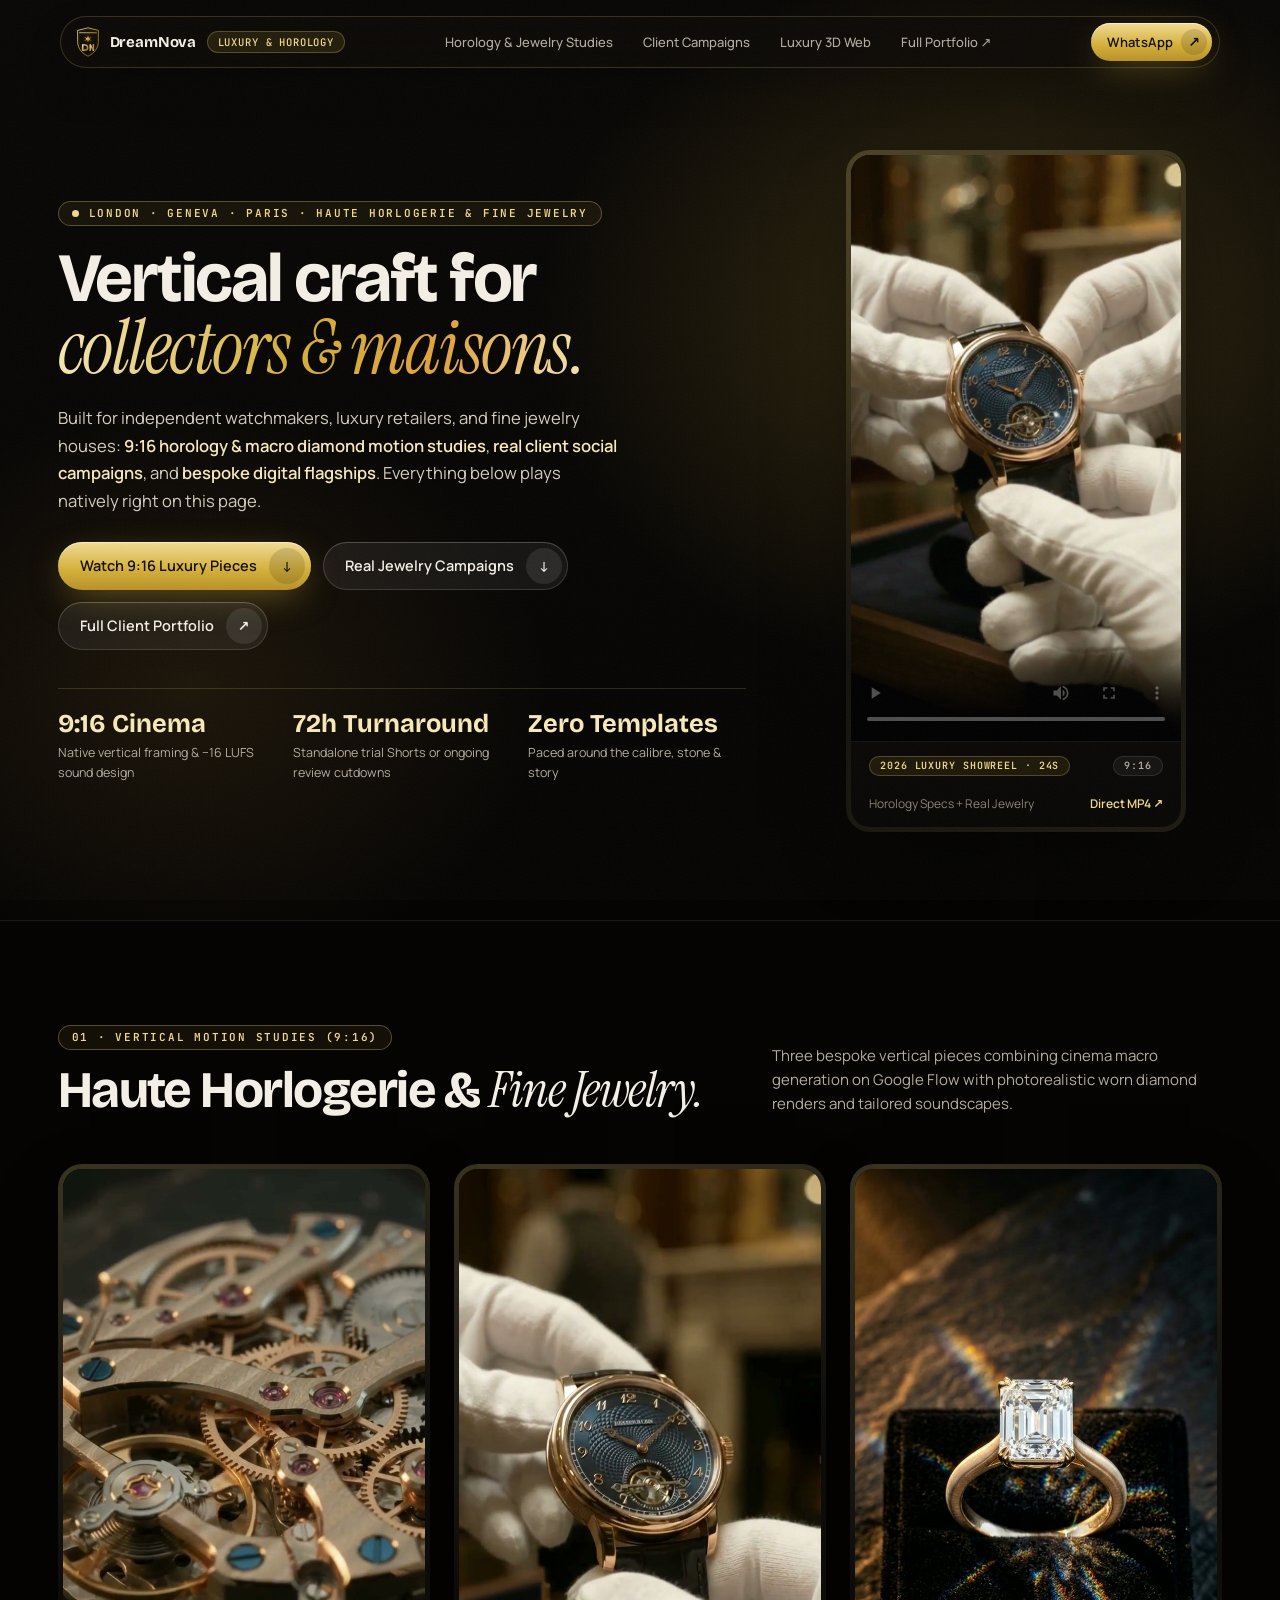
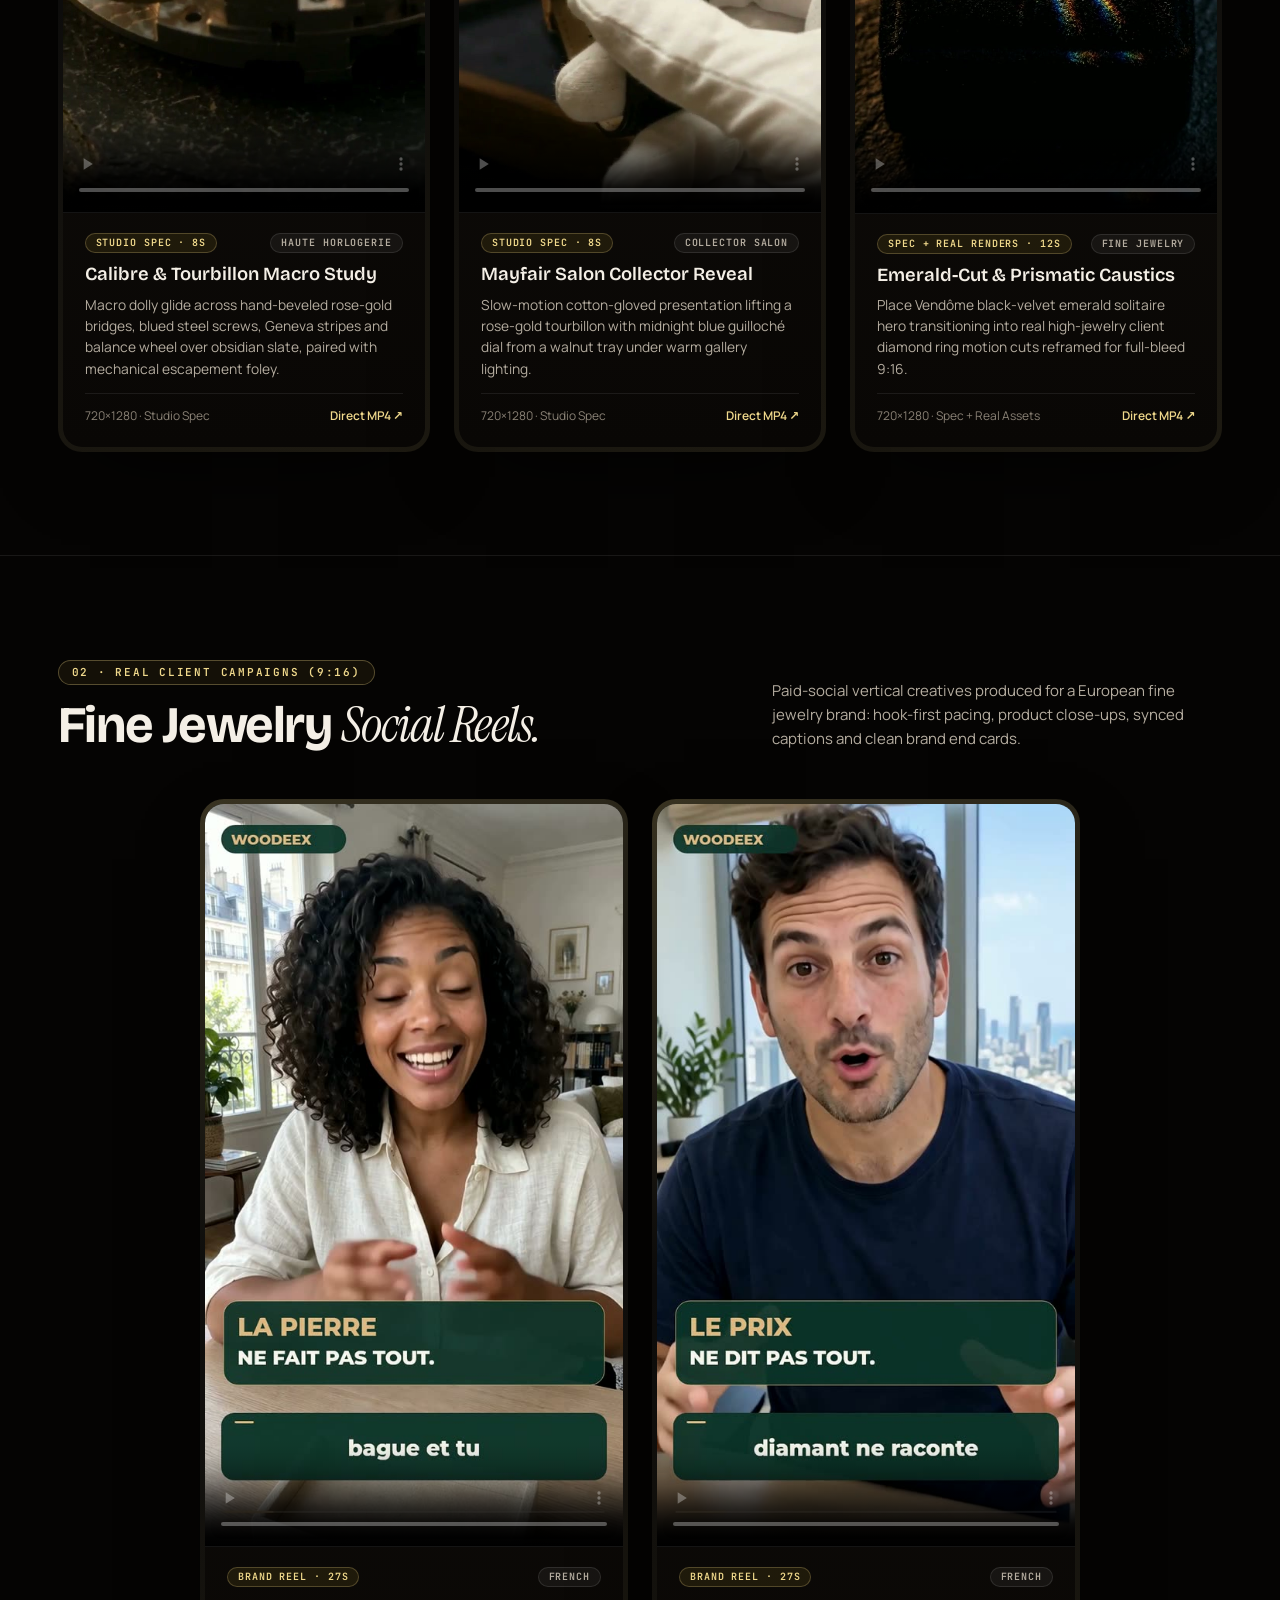
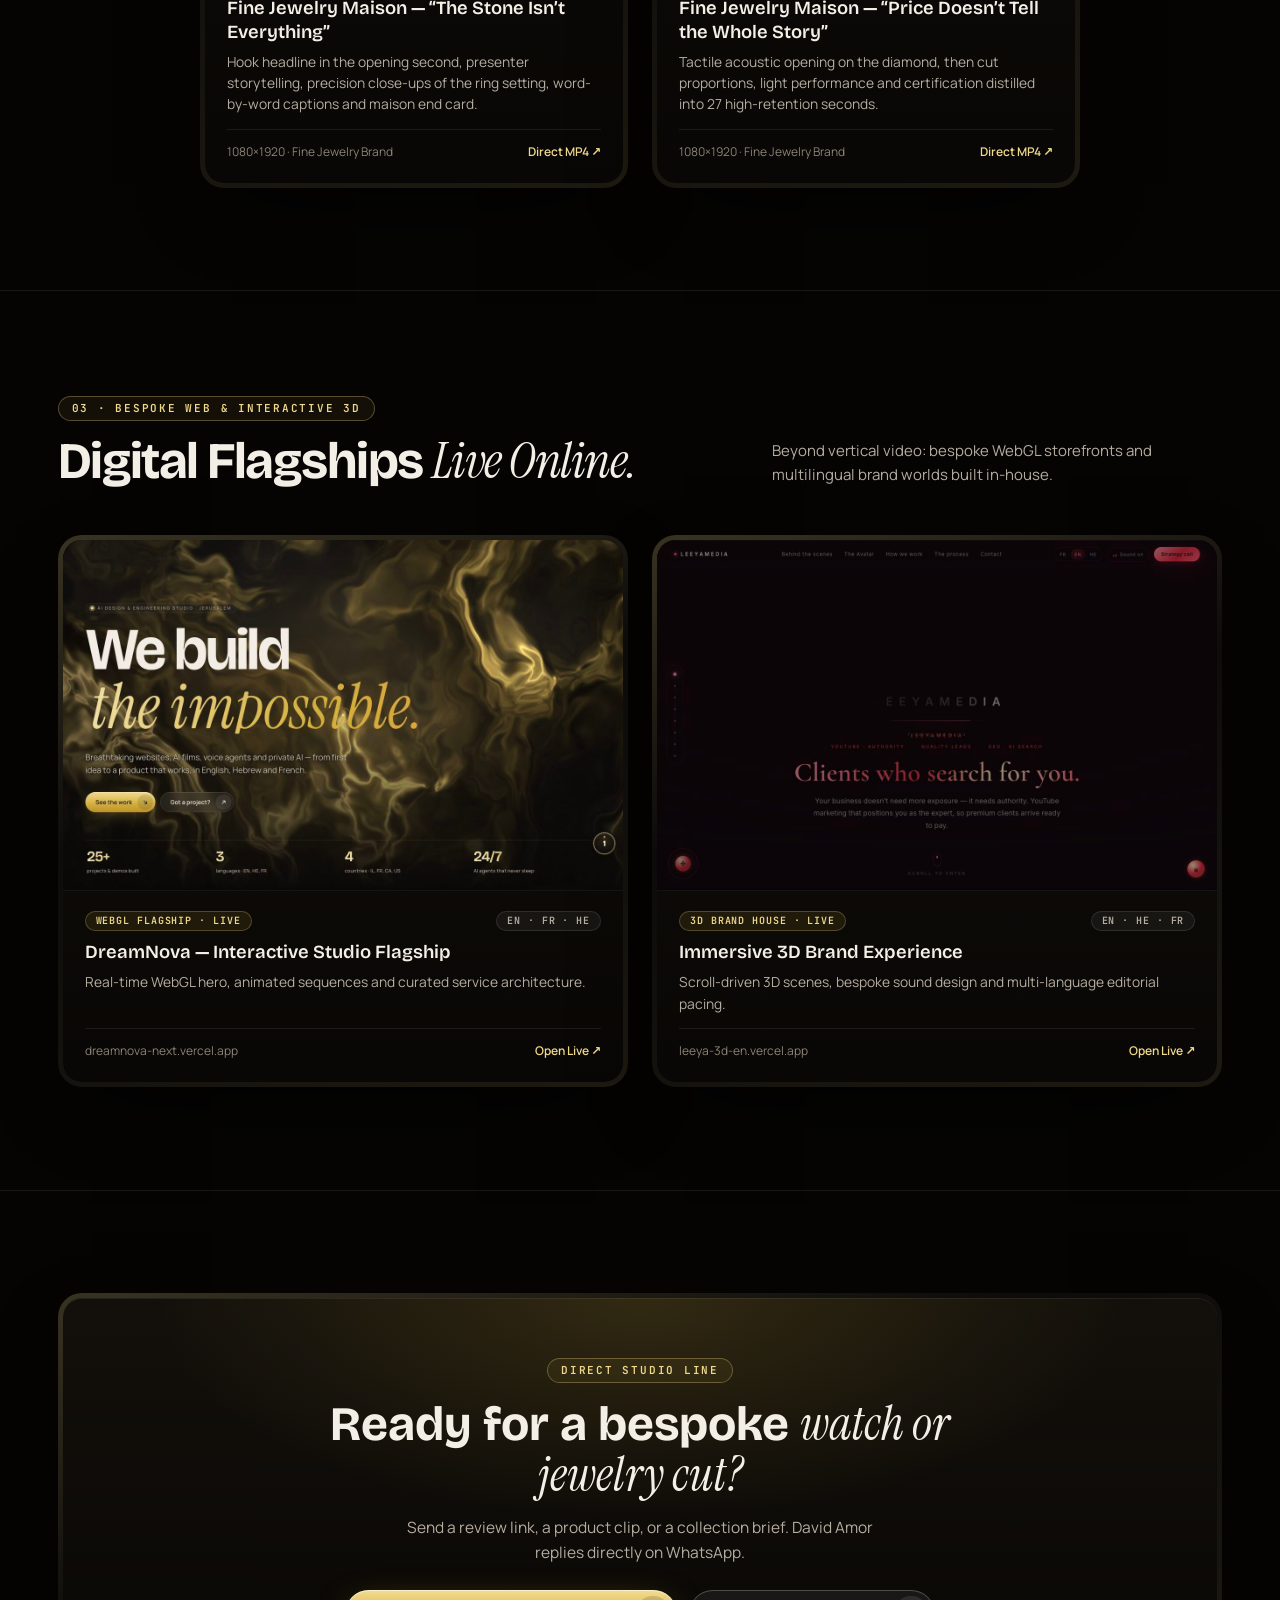
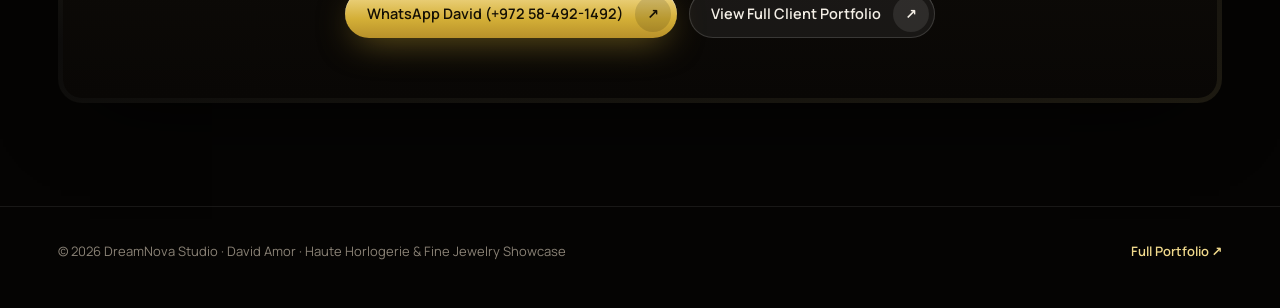
<file: luxury/index.html>
<!doctype html>
<html lang="en" dir="ltr">
<head>
  <meta charset="utf-8">
  <meta name="viewport" content="width=device-width, initial-scale=1, viewport-fit=cover">
  <title>Haute Horlogerie &amp; Fine Jewelry Motion — DreamNova Studio</title>
  <meta name="description" content="Vertical luxury reels, haute horlogerie macro studies, fine jewelry campaigns, and WebGL flagships by DreamNova Studio.">
  <meta name="theme-color" content="#050403">
  <meta name="robots" content="noindex, nofollow">
  <meta property="og:title" content="Haute Horlogerie &amp; Fine Jewelry Motion — DreamNova Studio">
  <meta property="og:description" content="Cinema-grade 9:16 watchmaking &amp; fine jewelry motion studies, real luxury campaigns, and bespoke digital flagships.">
  <meta property="og:type" content="website">
  <meta property="og:url" content="https://codenolimits.github.io/dreamnova-selected-work/luxury/">
  <link rel="icon" href="../assets/crest.svg">
  <link rel="preconnect" href="https://fonts.googleapis.com">
  <link rel="preconnect" href="https://fonts.gstatic.com" crossorigin>
  <link href="https://fonts.googleapis.com/css2?family=Bricolage+Grotesque:wght@600;700;800&family=Instrument+Serif:ital@0;1&family=Manrope:wght@400;500;600;700&family=JetBrains+Mono:wght@400;500&display=swap" rel="stylesheet">
  <style>
    :root {
      --bg: #050403;
      --bg2: #0b0907;
      --ink: #f4efe6;
      --mute: #b5ada0;
      --dim: #8a8276;
      --gold: #d4af37;
      --gold-lt: #f0d98c;
      --gold-pale: #f7e9b8;
      --amber: #e0a23d;
      --line: rgba(240, 217, 140, 0.16);
      --line2: rgba(255, 255, 255, 0.08);
      --ease: cubic-bezier(0.32, 0.72, 0, 1);
      --f-display: "Bricolage Grotesque", system-ui, -apple-system, sans-serif;
      --f-accent: "Instrument Serif", Georgia, serif;
      --f-body: "Manrope", system-ui, -apple-system, sans-serif;
      --f-mono: "JetBrains Mono", monospace;
      --pad: clamp(18px, 4.5vw, 68px);
      --r: 24px;
    }

    * { box-sizing: border-box; margin: 0; padding: 0; }
    html { background: var(--bg); color: var(--ink); scroll-behavior: smooth; -webkit-font-smoothing: antialiased; }
    body { font-family: var(--f-body); font-size: 16px; line-height: 1.6; background: var(--bg); color: var(--ink); overflow-x: hidden; }
    a { color: inherit; text-decoration: none; }
    img, video { display: block; max-width: 100%; }
    em { font-family: var(--f-accent); font-style: italic; font-weight: 400; }
    ::selection { background: var(--gold); color: #000; }

    .grain {
      position: fixed; inset: 0; z-index: 90; pointer-events: none; opacity: 0.038;
      background-image: url("data:image/svg+xml,%3Csvg xmlns='http://www.w3.org/2000/svg' width='160' height='160'%3E%3Cfilter id='n'%3E%3CfeTurbulence type='fractalNoise' baseFrequency='.9' numOctaves='3' stitchTiles='stitch'/%3E%3C/filter%3E%3Crect width='100%25' height='100%25' filter='url(%23n)'/%3E%3C/svg%3E");
    }

    .nav {
      position: fixed; z-index: 80; top: 16px; left: 50%; transform: translateX(-50%);
      display: flex; align-items: center; justify-content: space-between; gap: 10px;
      padding: 7px 8px 7px 16px; border-radius: 999px;
      background: rgba(14, 11, 8, 0.78); backdrop-filter: blur(22px) saturate(1.3); -webkit-backdrop-filter: blur(22px) saturate(1.3);
      box-shadow: inset 0 0 0 1px rgba(240, 217, 140, 0.18), 0 20px 50px -20px rgba(0, 0, 0, 0.85);
      width: min(1160px, calc(100vw - 24px));
    }
    .nav__brand { display: flex; align-items: center; gap: 10px; flex-shrink: 0; }
    .nav__name { font: 700 15px/1 var(--f-display); letter-spacing: -0.01em; }
    .nav__badge {
      font: 500 10.5px/1 var(--f-mono); color: var(--gold-lt); padding: 5px 10px; border-radius: 999px;
      background: rgba(212, 175, 55, 0.12); border: 1px solid rgba(240, 217, 140, 0.25); letter-spacing: 0.08em; text-transform: uppercase;
    }
    .nav__links { display: flex; align-items: center; gap: 4px; }
    .nav__links a { padding: 8px 13px; border-radius: 999px; font-size: 13px; font-weight: 500; color: var(--mute); transition: color 0.25s, background 0.25s; white-space: nowrap; }
    .nav__links a:hover { color: var(--ink); background: rgba(255, 255, 255, 0.06); }

    .btn {
      --h: 48px; display: inline-flex; align-items: center; justify-content: center; gap: 12px;
      height: var(--h); padding-inline: 22px 6px; border-radius: 999px; font: 600 14.5px/1 var(--f-body);
      transition: transform 0.45s var(--ease), box-shadow 0.45s var(--ease), background 0.3s; white-space: nowrap; cursor: pointer; border: 0;
    }
    .btn__ico { display: grid; place-items: center; width: calc(var(--h) - 12px); height: calc(var(--h) - 12px); border-radius: 50%; font-size: 14px; }
    .btn--gold {
      background: linear-gradient(180deg, #f3dc93, #d4af37 60%, #b8912a); color: #140f04;
      box-shadow: inset 0 1px 0 rgba(255, 255, 255, 0.55), 0 10px 36px -10px rgba(212, 175, 55, 0.55);
    }
    .btn--gold .btn__ico { background: rgba(20, 15, 4, 0.14); }
    .btn--glass {
      background: rgba(255, 255, 255, 0.06); color: var(--ink);
      box-shadow: inset 0 0 0 1px rgba(255, 255, 255, 0.14), inset 0 1px 0 rgba(255, 255, 255, 0.1);
    }
    .btn--glass .btn__ico { background: rgba(255, 255, 255, 0.09); }
    .btn--sm { --h: 38px; padding-inline: 16px 5px; font-size: 13px; gap: 8px; }

    .eyebrow {
      display: inline-flex; align-items: center; gap: 10px; padding: 7px 14px; border-radius: 999px;
      font: 600 11px/1 var(--f-mono); letter-spacing: 0.16em; text-transform: uppercase;
      color: var(--gold-lt); box-shadow: inset 0 0 0 1px rgba(240, 217, 140, 0.3); background: rgba(212, 175, 55, 0.07);
    }
    .pulse { width: 7px; height: 7px; border-radius: 50%; background: var(--gold-lt); animation: pulse 2.2s infinite; }
    @keyframes pulse { 70% { box-shadow: 0 0 0 9px rgba(240, 217, 140, 0); } 100% { box-shadow: 0 0 0 0 rgba(240, 217, 140, 0); } }

    .container { max-width: 1320px; margin-inline: auto; width: 100%; }

    .hero {
      position: relative; padding: clamp(112px, 12vw, 150px) var(--pad) clamp(56px, 7vw, 88px);
      overflow: hidden; isolation: isolate; border-bottom: 1px solid var(--line2);
    }
    .hero__bg {
      position: absolute; inset: 0; z-index: -1;
      background:
        radial-gradient(50% 55% at 78% 35%, rgba(212, 175, 55, 0.22), transparent 72%),
        radial-gradient(40% 45% at 15% 75%, rgba(224, 162, 61, 0.10), transparent 70%),
        linear-gradient(180deg, #090705 0%, var(--bg) 100%);
    }
    .hero__grid {
      display: grid; grid-template-columns: 1.25fr 0.75fr; gap: clamp(28px, 5vw, 64px); align-items: center;
    }
    .hero__title {
      margin-top: 20px; font: 700 clamp(36px, 5.4vw, 78px)/0.96 var(--f-display); letter-spacing: -0.035em; max-width: 14ch;
    }
    .hero__title em {
      font-size: 1.08em; letter-spacing: -0.02em;
      background: linear-gradient(100deg, var(--gold-pale) 0%, var(--gold) 45%, var(--amber) 72%, var(--gold-pale) 100%);
      -webkit-background-clip: text; background-clip: text; color: transparent; padding-inline-end: 0.06em;
    }
    .hero__sub { margin-top: 20px; max-width: 56ch; font-size: clamp(16px, 1.3vw, 18.5px); color: #d5cdbf; line-height: 1.65; }
    .hero__sub strong { color: var(--gold-pale); font-weight: 600; }
    .hero__actions { display: flex; flex-wrap: wrap; gap: 12px; margin-top: 28px; }
    .hero__specs {
      margin-top: 38px; padding-top: 22px; border-top: 1px solid var(--line);
      display: grid; grid-template-columns: repeat(3, 1fr); gap: 18px;
    }
    .spec-item b { display: block; font: 700 clamp(20px, 2vw, 28px)/1.05 var(--f-display); color: var(--gold-pale); }
    .spec-item span { display: block; margin-top: 5px; font-size: 12.5px; color: var(--mute); }

    .showreel-wrap { max-width: 340px; margin-inline: auto; width: 100%; }

    section.block { padding: clamp(56px, 8vw, 108px) var(--pad); border-bottom: 1px solid var(--line2); scroll-margin-top: 84px; }
    .sec-head { display: flex; justify-content: space-between; align-items: flex-end; gap: 24px; flex-wrap: wrap; margin-bottom: clamp(28px, 4vw, 48px); }
    .h2 { font: 700 clamp(26px, 4vw, 52px)/1.02 var(--f-display); letter-spacing: -0.03em; margin-top: 14px; }
    .sec-lead { max-width: 50ch; font-size: 15px; color: var(--mute); }

    .shell {
      padding: 5px; border-radius: var(--r);
      background: linear-gradient(160deg, rgba(240, 217, 140, 0.22), rgba(255, 255, 255, 0.03) 42%, rgba(240, 217, 140, 0.1));
      box-shadow: 0 28px 80px -32px rgba(0, 0, 0, 0.92);
      transition: transform 0.45s var(--ease);
    }
    .shell:hover { transform: translateY(-3px); }
    .core {
      height: 100%; border-radius: calc(var(--r) - 5px);
      background: linear-gradient(180deg, #120f0b, #090705);
      box-shadow: inset 0 1px 0 rgba(255, 255, 255, 0.07);
      overflow: hidden; display: flex; flex-direction: column;
    }

    .grid-3 { display: grid; grid-template-columns: repeat(3, 1fr); gap: 24px; }
    .grid-2 { display: grid; grid-template-columns: repeat(2, 1fr); gap: 24px; }

    .player-9x16 { position: relative; width: 100%; aspect-ratio: 9 / 16; background: #000; border-bottom: 1px solid var(--line2); }
    .player-9x16 video { position: absolute; inset: 0; width: 100%; height: 100%; object-fit: cover; border: 0; }
    .player-16x9 { position: relative; width: 100%; aspect-ratio: 16 / 9; background: #000; border-bottom: 1px solid var(--line2); }
    .player-16x9 img { width: 100%; height: 100%; object-fit: cover; transition: transform 0.6s var(--ease); }
    .shell:hover .player-16x9 img { transform: scale(1.03); }

    .vcard__body { padding: 20px 22px 22px; display: flex; flex-direction: column; justify-content: space-between; flex: 1; gap: 14px; }
    .vcard__top { display: flex; flex-wrap: wrap; align-items: center; justify-content: space-between; gap: 8px; }
    .tag {
      display: inline-flex; align-items: center; gap: 6px; padding: 4px 10px; border-radius: 999px;
      font: 600 10px/1 var(--f-mono); letter-spacing: 0.09em; text-transform: uppercase;
      color: var(--gold-lt); background: rgba(212, 175, 55, 0.1); border: 1px solid rgba(240, 217, 140, 0.24);
    }
    .tag--lang { color: var(--mute); background: rgba(255, 255, 255, 0.05); border-color: rgba(255, 255, 255, 0.1); }
    .vcard__title { margin-top: 10px; font: 600 18.5px/1.25 var(--f-display); color: var(--ink); }
    .vcard__ctx { margin-top: 7px; font-size: 13.8px; line-height: 1.55; color: var(--mute); }
    .vcard__foot {
      padding-top: 12px; border-top: 1px solid var(--line2);
      display: flex; align-items: center; justify-content: space-between; gap: 10px; flex-wrap: wrap; font-size: 12px; color: var(--dim);
    }
    .ext-link { font-weight: 600; color: var(--gold-lt); }
    .ext-link:hover { text-decoration: underline; }

    .cta-box {
      padding: clamp(32px, 5vw, 60px); text-align: center; align-items: center;
      background: radial-gradient(60% 80% at 50% 0%, rgba(212, 175, 55, 0.16), transparent 70%), linear-gradient(180deg, #13100b, #090705);
    }
    .cta-box h2 { font: 700 clamp(26px, 4vw, 48px)/1.04 var(--f-display); max-width: 20ch; margin: 16px auto 0; }
    .cta-box p { max-width: 52ch; margin: 14px auto 0; color: var(--mute); font-size: 15.5px; }
    .cta-buttons { margin-top: 26px; display: flex; flex-wrap: wrap; justify-content: center; gap: 12px; }

    .foot { padding: 34px var(--pad) 46px; font-size: 13px; color: var(--dim); }
    .foot__row { max-width: 1320px; margin-inline: auto; display: flex; justify-content: space-between; align-items: center; flex-wrap: wrap; gap: 14px; }

    @media (max-width: 980px) {
      .hero__grid { grid-template-columns: 1fr; }
      .grid-3 { grid-template-columns: 1fr; max-width: 440px; margin-inline: auto; }
    }
    @media (max-width: 760px) {
      .nav__links, .nav__badge { display: none; }
      .hero__specs { grid-template-columns: 1fr 1fr; }
      .grid-2 { grid-template-columns: 1fr; }
    }
  </style>
</head>
<body>
  <div class="grain" aria-hidden="true"></div>

  <header class="nav">
    <a href="#top" class="nav__brand">
      <img src="../assets/crest.svg" alt="DreamNova" width="24" height="30">
      <span class="nav__name">DreamNova</span>
      <span class="nav__badge">LUXURY &amp; HOROLOGY</span>
    </a>
    <nav class="nav__links" aria-label="Sections">
      <a href="#studies">Horology &amp; Jewelry Studies</a>
      <a href="#campaigns">Client Campaigns</a>
      <a href="#digital">Luxury 3D Web</a>
      <a href="../portfolio/">Full Portfolio ↗</a>
    </nav>
    <a class="btn btn--gold btn--sm" href="https://wa.me/972584921492?text=Hi%20David%2C%20I%20saw%20the%20Luxury%20%26%20Horology%20showcase" target="_blank" rel="noopener">
      <span>WhatsApp</span>
      <span class="btn__ico">↗</span>
    </a>
  </header>

  <main id="top">
    <section class="hero">
      <div class="hero__bg" aria-hidden="true"></div>
      <div class="container hero__grid">
        <div>
          <p class="eyebrow"><span class="pulse"></span>London · Geneva · Paris · Haute Horlogerie &amp; Fine Jewelry</p>
          <h1 class="hero__title">Vertical craft for <em>collectors &amp; maisons.</em></h1>
          <p class="hero__sub">
            Built for independent watchmakers, luxury retailers, and fine jewelry houses: <strong>9:16 horology &amp; macro diamond motion studies</strong>, <strong>real client social campaigns</strong>, and <strong>bespoke digital flagships</strong>. Everything below plays natively right on this page.
          </p>
          <div class="hero__actions">
            <a class="btn btn--gold" href="#studies">
              <span>Watch 9:16 Luxury Pieces</span>
              <span class="btn__ico">↓</span>
            </a>
            <a class="btn btn--glass" href="#campaigns">
              <span>Real Jewelry Campaigns</span>
              <span class="btn__ico">↓</span>
            </a>
            <a class="btn btn--glass" href="../portfolio/">
              <span>Full Client Portfolio</span>
              <span class="btn__ico">↗</span>
            </a>
          </div>
          <div class="hero__specs">
            <div class="spec-item">
              <b>9:16 Cinema</b>
              <span>Native vertical framing &amp; −16 LUFS sound design</span>
            </div>
            <div class="spec-item">
              <b>72h Turnaround</b>
              <span>Standalone trial Shorts or ongoing review cutdowns</span>
            </div>
            <div class="spec-item">
              <b>Zero Templates</b>
              <span>Paced around the calibre, stone &amp; story</span>
            </div>
          </div>
        </div>

        <div class="showreel-wrap">
          <div class="shell">
            <div class="core">
              <div class="player-9x16">
                <video controls playsinline preload="metadata" poster="../assets/luxury_showreel_2026.jpg" src="../assets/luxury_showreel_2026.mp4"></video>
              </div>
              <div class="vcard__body" style="padding:14px 18px;">
                <div class="vcard__top">
                  <span class="tag">2026 Luxury Showreel · 24s</span>
                  <span class="tag tag--lang">9:16</span>
                </div>
                <div class="vcard__foot" style="border-top:0;padding-top:4px;">
                  <span>Horology Specs + Real Jewelry</span>
                  <a class="ext-link" href="../assets/luxury_showreel_2026.mp4" target="_blank" rel="noopener">Direct MP4 ↗</a>
                </div>
              </div>
            </div>
          </div>
        </div>
      </div>
    </section>

    <section class="block" id="studies">
      <div class="container">
        <div class="sec-head">
          <div>
            <p class="eyebrow">01 · Vertical Motion Studies (9:16)</p>
            <h2 class="h2">Haute Horlogerie &amp; <em>Fine Jewelry.</em></h2>
          </div>
          <p class="sec-lead">
            Three bespoke vertical pieces combining cinema macro generation on Google Flow with photorealistic worn diamond renders and tailored soundscapes.
          </p>
        </div>

        <div class="grid-3">
          <article class="shell">
            <div class="core">
              <div class="player-9x16">
                <video controls playsinline preload="metadata" poster="../assets/spec_horology_calibre.jpg" src="../assets/spec_horology_calibre.mp4"></video>
              </div>
              <div class="vcard__body">
                <div>
                  <div class="vcard__top">
                    <span class="tag">Studio Spec · 8s</span>
                    <span class="tag tag--lang">Haute Horlogerie</span>
                  </div>
                  <h3 class="vcard__title">Calibre &amp; Tourbillon Macro Study</h3>
                  <p class="vcard__ctx">Macro dolly glide across hand-beveled rose-gold bridges, blued steel screws, Geneva stripes and balance wheel over obsidian slate, paired with mechanical escapement foley.</p>
                </div>
                <div class="vcard__foot">
                  <span>720×1280 · Studio Spec</span>
                  <a class="ext-link" href="../assets/spec_horology_calibre.mp4" target="_blank" rel="noopener">Direct MP4 ↗</a>
                </div>
              </div>
            </div>
          </article>

          <article class="shell">
            <div class="core">
              <div class="player-9x16">
                <video controls playsinline preload="metadata" poster="../assets/spec_horology_collector.jpg" src="../assets/spec_horology_collector.mp4"></video>
              </div>
              <div class="vcard__body">
                <div>
                  <div class="vcard__top">
                    <span class="tag">Studio Spec · 8s</span>
                    <span class="tag tag--lang">Collector Salon</span>
                  </div>
                  <h3 class="vcard__title">Mayfair Salon Collector Reveal</h3>
                  <p class="vcard__ctx">Slow-motion cotton-gloved presentation lifting a rose-gold tourbillon with midnight blue guilloché dial from a walnut tray under warm gallery lighting.</p>
                </div>
                <div class="vcard__foot">
                  <span>720×1280 · Studio Spec</span>
                  <a class="ext-link" href="../assets/spec_horology_collector.mp4" target="_blank" rel="noopener">Direct MP4 ↗</a>
                </div>
              </div>
            </div>
          </article>

          <article class="shell">
            <div class="core">
              <div class="player-9x16">
                <video controls playsinline preload="metadata" poster="../assets/spec_jewelry_editorial.jpg" src="../assets/spec_jewelry_editorial.mp4"></video>
              </div>
              <div class="vcard__body">
                <div>
                  <div class="vcard__top">
                    <span class="tag">Spec + Real Renders · 12s</span>
                    <span class="tag tag--lang">Fine Jewelry</span>
                  </div>
                  <h3 class="vcard__title">Emerald-Cut &amp; Prismatic Caustics</h3>
                  <p class="vcard__ctx">Place Vendôme black-velvet emerald solitaire hero transitioning into real high-jewelry client diamond ring motion cuts reframed for full-bleed 9:16.</p>
                </div>
                <div class="vcard__foot">
                  <span>720×1280 · Spec + Real Assets</span>
                  <a class="ext-link" href="../assets/spec_jewelry_editorial.mp4" target="_blank" rel="noopener">Direct MP4 ↗</a>
                </div>
              </div>
            </div>
          </article>
        </div>
      </div>
    </section>

    <section class="block" id="campaigns">
      <div class="container">
        <div class="sec-head">
          <div>
            <p class="eyebrow">02 · Real Client Campaigns (9:16)</p>
            <h2 class="h2">Fine Jewelry <em>Social Reels.</em></h2>
          </div>
          <p class="sec-lead">
            Paid-social vertical creatives produced for a European fine jewelry brand: hook-first pacing, product close-ups, synced captions and clean brand end cards.
          </p>
        </div>

        <div class="grid-2" style="max-width:880px;margin-inline:auto;">
          <article class="shell">
            <div class="core">
              <div class="player-9x16">
                <video controls playsinline preload="metadata" poster="../assets/jewelry_campaign_01.jpg" src="../assets/jewelry_campaign_01.mp4"></video>
              </div>
              <div class="vcard__body">
                <div>
                  <div class="vcard__top">
                    <span class="tag">Brand Reel · 27s</span>
                    <span class="tag tag--lang">French</span>
                  </div>
                  <h3 class="vcard__title">Fine Jewelry Maison — “The Stone Isn’t Everything”</h3>
                  <p class="vcard__ctx">Hook headline in the opening second, presenter storytelling, precision close-ups of the ring setting, word-by-word captions and maison end card.</p>
                </div>
                <div class="vcard__foot">
                  <span>1080×1920 · Fine Jewelry Brand</span>
                  <a class="ext-link" href="../assets/jewelry_campaign_01.mp4" target="_blank" rel="noopener">Direct MP4 ↗</a>
                </div>
              </div>
            </div>
          </article>

          <article class="shell">
            <div class="core">
              <div class="player-9x16">
                <video controls playsinline preload="metadata" poster="../assets/jewelry_campaign_02.jpg" src="../assets/jewelry_campaign_02.mp4"></video>
              </div>
              <div class="vcard__body">
                <div>
                  <div class="vcard__top">
                    <span class="tag">Brand Reel · 27s</span>
                    <span class="tag tag--lang">French</span>
                  </div>
                  <h3 class="vcard__title">Fine Jewelry Maison — “Price Doesn’t Tell the Whole Story”</h3>
                  <p class="vcard__ctx">Tactile acoustic opening on the diamond, then cut proportions, light performance and certification distilled into 27 high-retention seconds.</p>
                </div>
                <div class="vcard__foot">
                  <span>1080×1920 · Fine Jewelry Brand</span>
                  <a class="ext-link" href="../assets/jewelry_campaign_02.mp4" target="_blank" rel="noopener">Direct MP4 ↗</a>
                </div>
              </div>
            </div>
          </article>
        </div>
      </div>
    </section>

    <section class="block" id="digital">
      <div class="container">
        <div class="sec-head">
          <div>
            <p class="eyebrow">03 · Bespoke Web &amp; Interactive 3D</p>
            <h2 class="h2">Digital Flagships <em>Live Online.</em></h2>
          </div>
          <p class="sec-lead">
            Beyond vertical video: bespoke WebGL storefronts and multilingual brand worlds built in-house.
          </p>
        </div>
        <div class="grid-2">
          <article class="shell">
            <div class="core">
              <a class="player-16x9" href="https://dreamnova-next.vercel.app/en/" target="_blank" rel="noopener">
                <img src="../assets/site_next.jpg" alt="DreamNova WebGL Studio Flagship">
              </a>
              <div class="vcard__body">
                <div>
                  <div class="vcard__top">
                    <span class="tag">WebGL Flagship · Live</span>
                    <span class="tag tag--lang">EN · FR · HE</span>
                  </div>
                  <h3 class="vcard__title">DreamNova — Interactive Studio Flagship</h3>
                  <p class="vcard__ctx">Real-time WebGL hero, animated sequences and curated service architecture.</p>
                </div>
                <div class="vcard__foot">
                  <span>dreamnova-next.vercel.app</span>
                  <a class="ext-link" href="https://dreamnova-next.vercel.app/en/" target="_blank" rel="noopener">Open Live ↗</a>
                </div>
              </div>
            </div>
          </article>

          <article class="shell">
            <div class="core">
              <a class="player-16x9" href="https://leeya-3d-en.vercel.app" target="_blank" rel="noopener">
                <img src="../assets/site_leeya.jpg" alt="Immersive 3D Brand House">
              </a>
              <div class="vcard__body">
                <div>
                  <div class="vcard__top">
                    <span class="tag">3D Brand House · Live</span>
                    <span class="tag tag--lang">EN · HE · FR</span>
                  </div>
                  <h3 class="vcard__title">Immersive 3D Brand Experience</h3>
                  <p class="vcard__ctx">Scroll-driven 3D scenes, bespoke sound design and multi-language editorial pacing.</p>
                </div>
                <div class="vcard__foot">
                  <span>leeya-3d-en.vercel.app</span>
                  <a class="ext-link" href="https://leeya-3d-en.vercel.app" target="_blank" rel="noopener">Open Live ↗</a>
                </div>
              </div>
            </div>
          </article>
        </div>
      </div>
    </section>

    <section class="block">
      <div class="container">
        <div class="shell">
          <div class="core cta-box">
            <span class="eyebrow">Direct Studio Line</span>
            <h2>Ready for a bespoke <em>watch or jewelry cut?</em></h2>
            <p>Send a review link, a product clip, or a collection brief. David Amor replies directly on WhatsApp.</p>
            <div class="cta-buttons">
              <a class="btn btn--gold" href="https://wa.me/972584921492?text=Hi%20David%2C%20I%20saw%20your%20Luxury%20%26%20Horology%20showcase" target="_blank" rel="noopener">
                <span>WhatsApp David (+972 58-492-1492)</span>
                <span class="btn__ico">↗</span>
              </a>
              <a class="btn btn--glass" href="../portfolio/">
                <span>View Full Client Portfolio</span>
                <span class="btn__ico">↗</span>
              </a>
            </div>
          </div>
        </div>
      </div>
    </section>
  </main>

  <footer class="foot">
    <div class="foot__row">
      <span>© 2026 DreamNova Studio · David Amor · Haute Horlogerie &amp; Fine Jewelry Showcase</span>
      <span><a class="ext-link" href="../portfolio/">Full Portfolio ↗</a></span>
    </div>
  </footer>
</body>
</html>
</file>
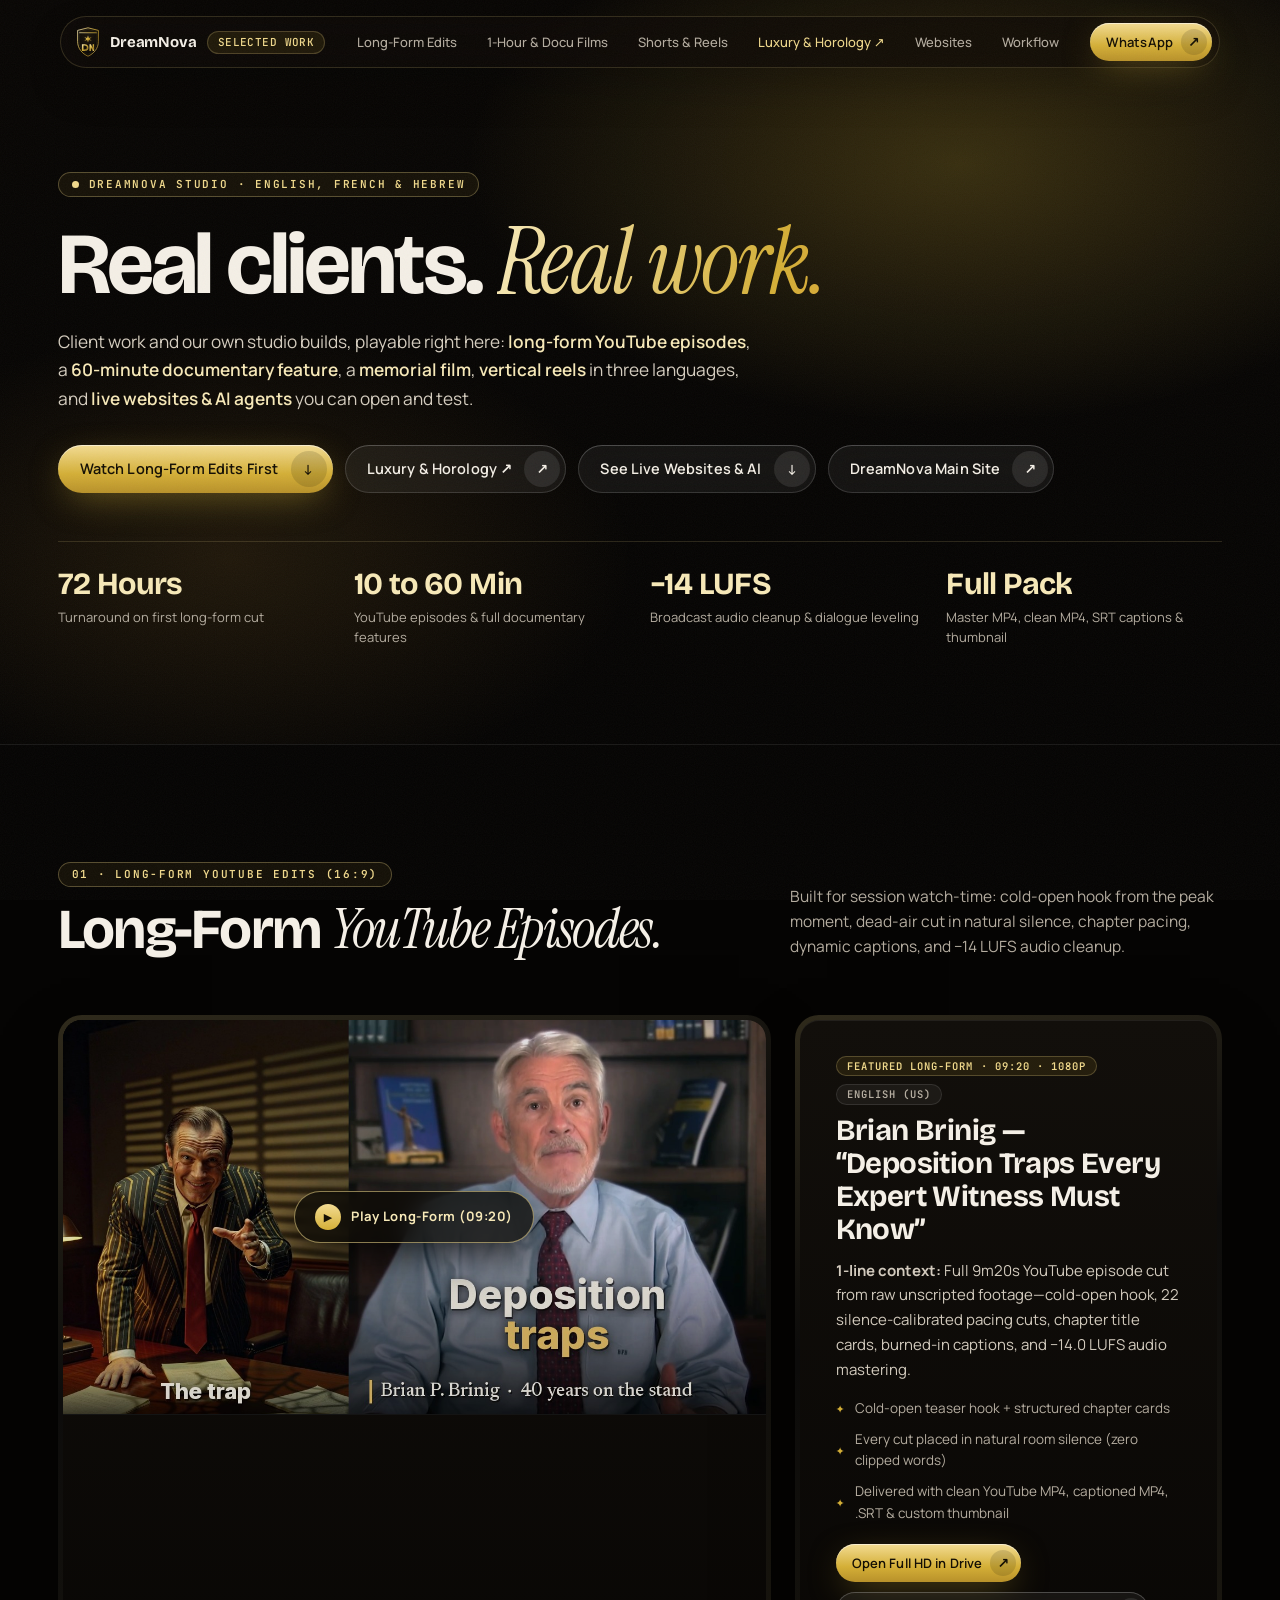
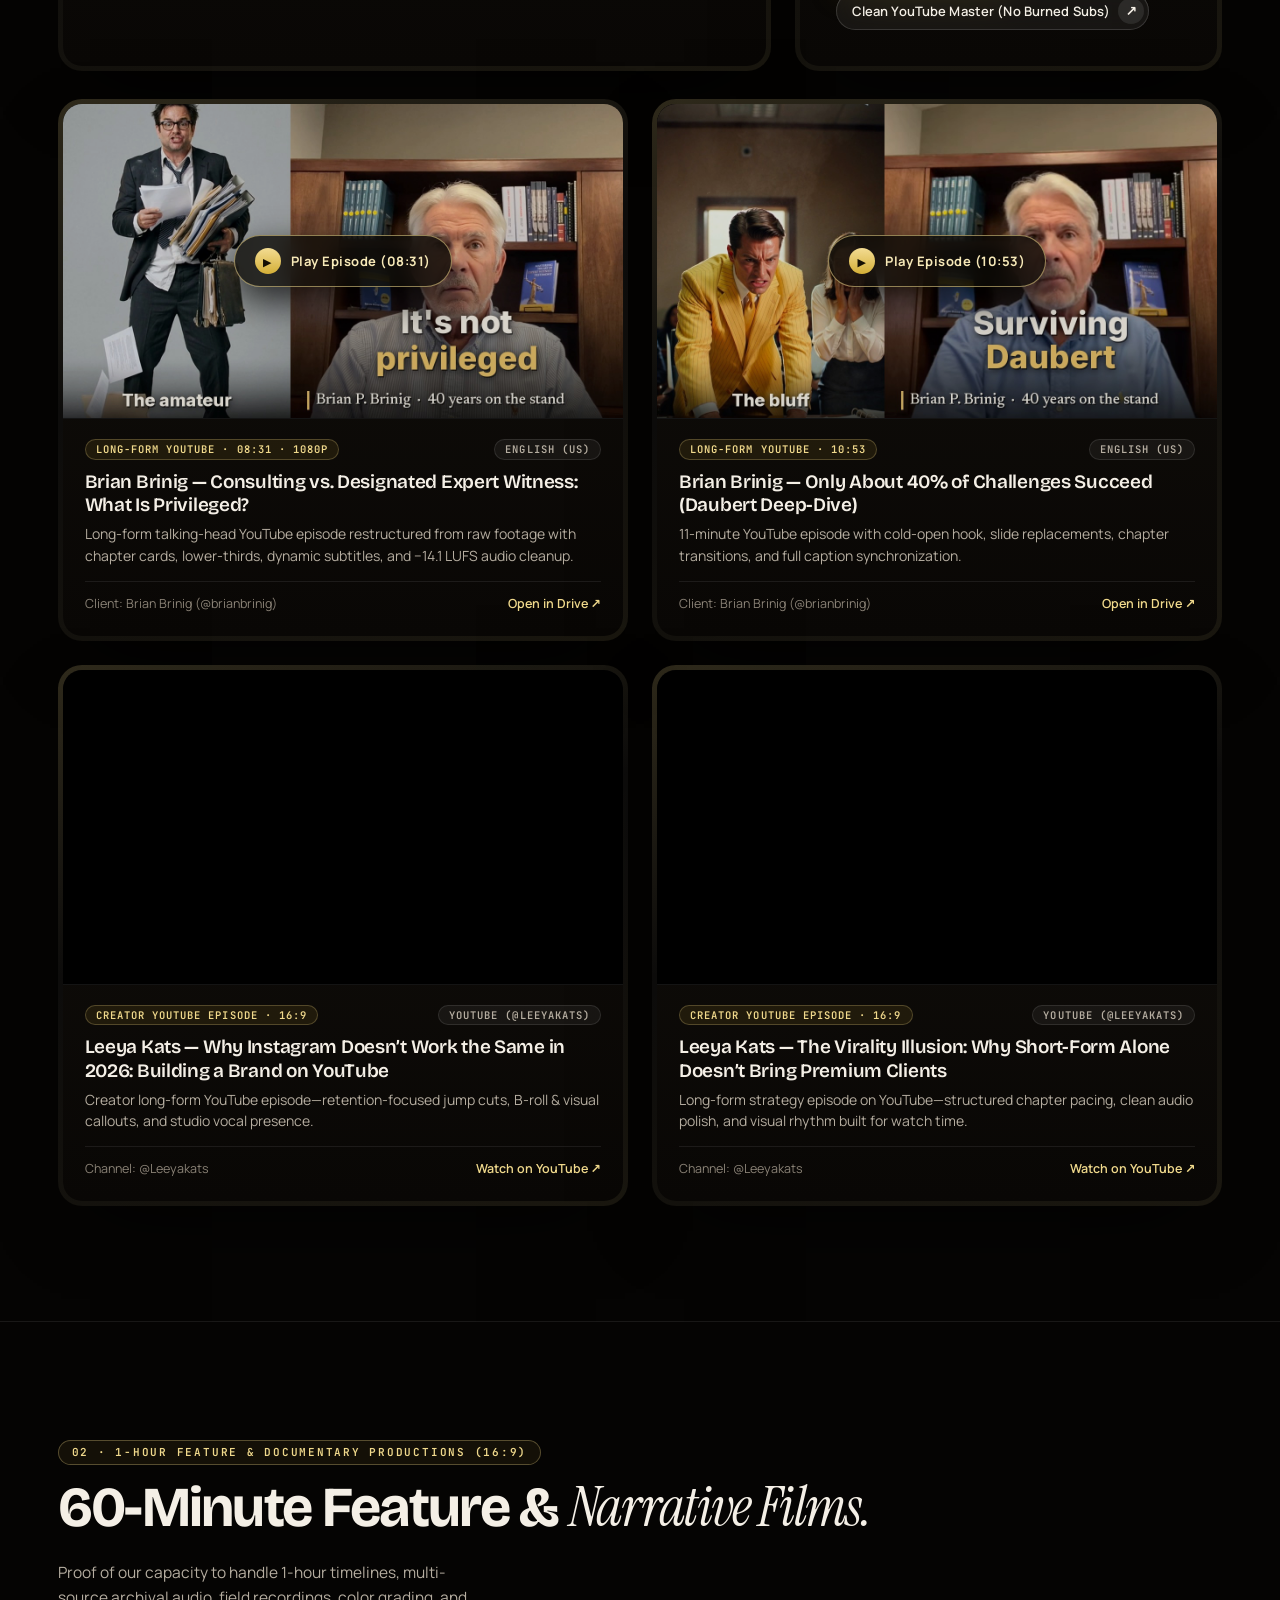
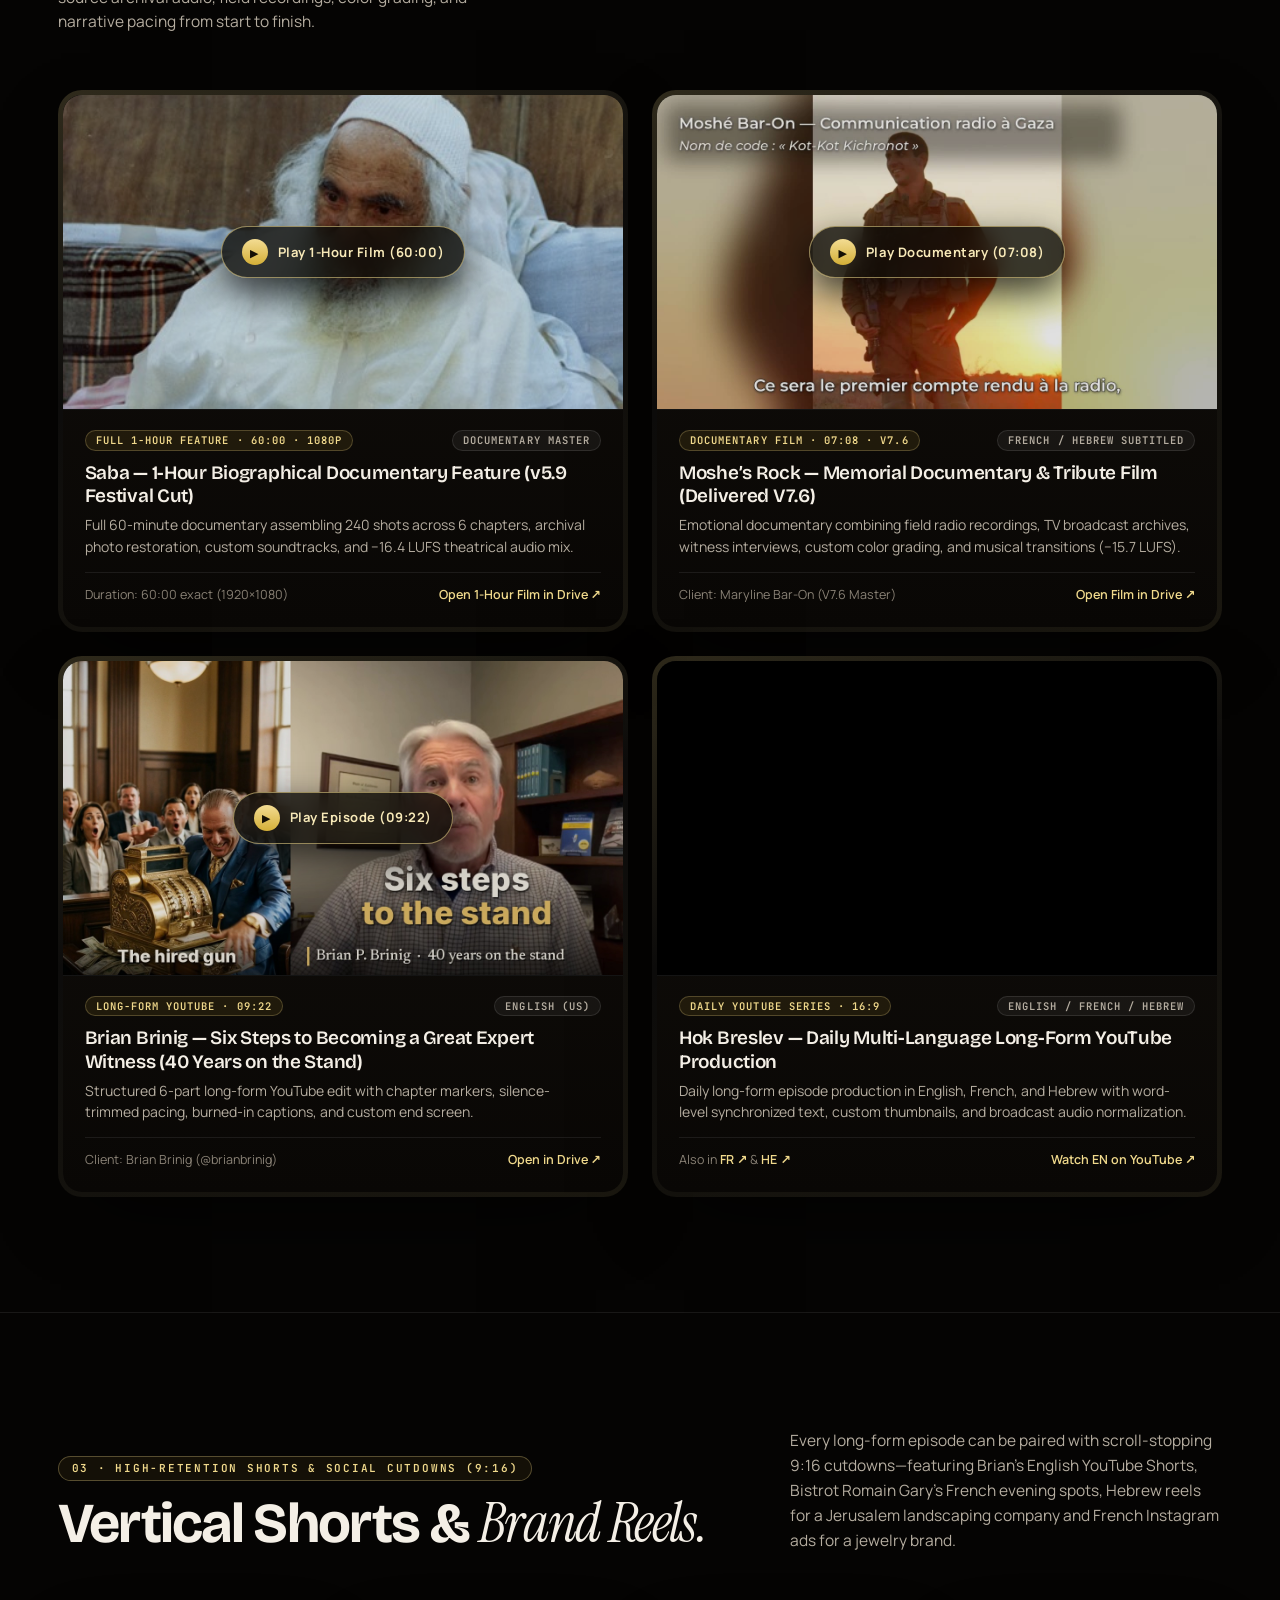
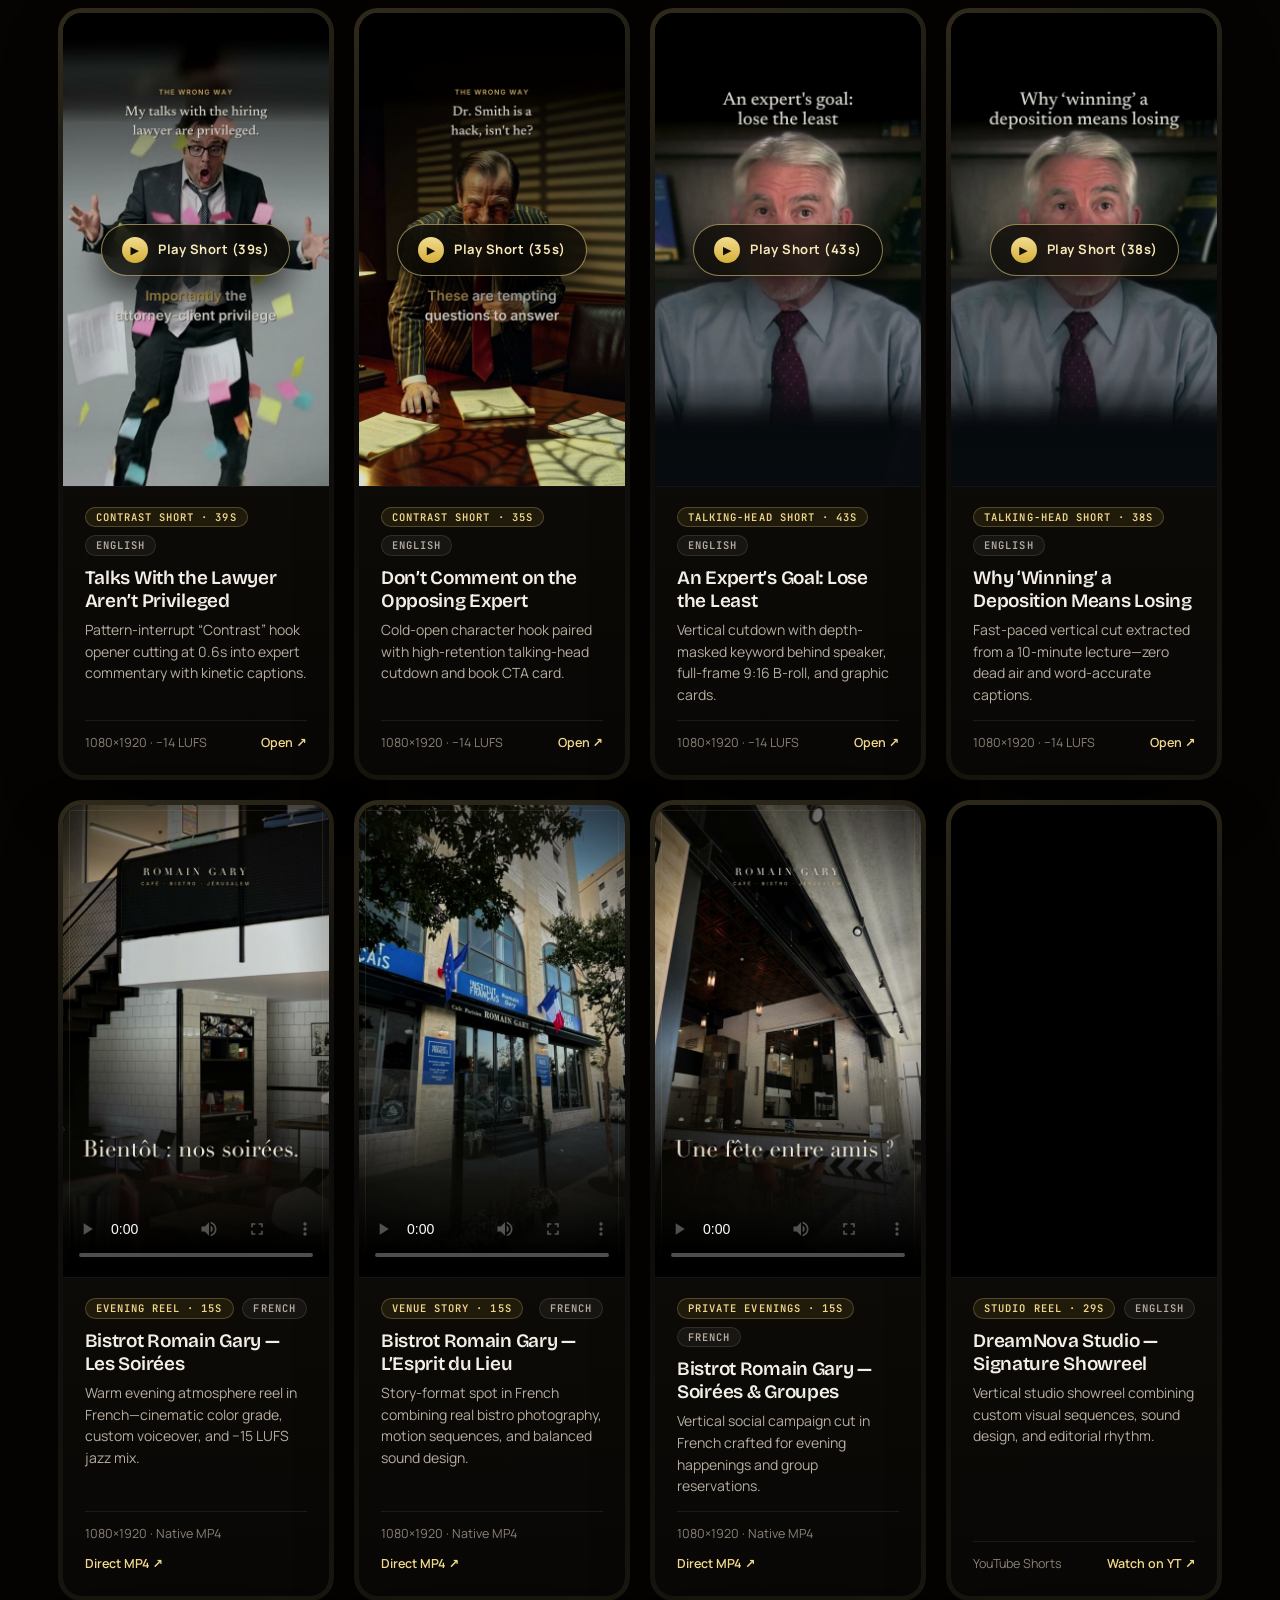
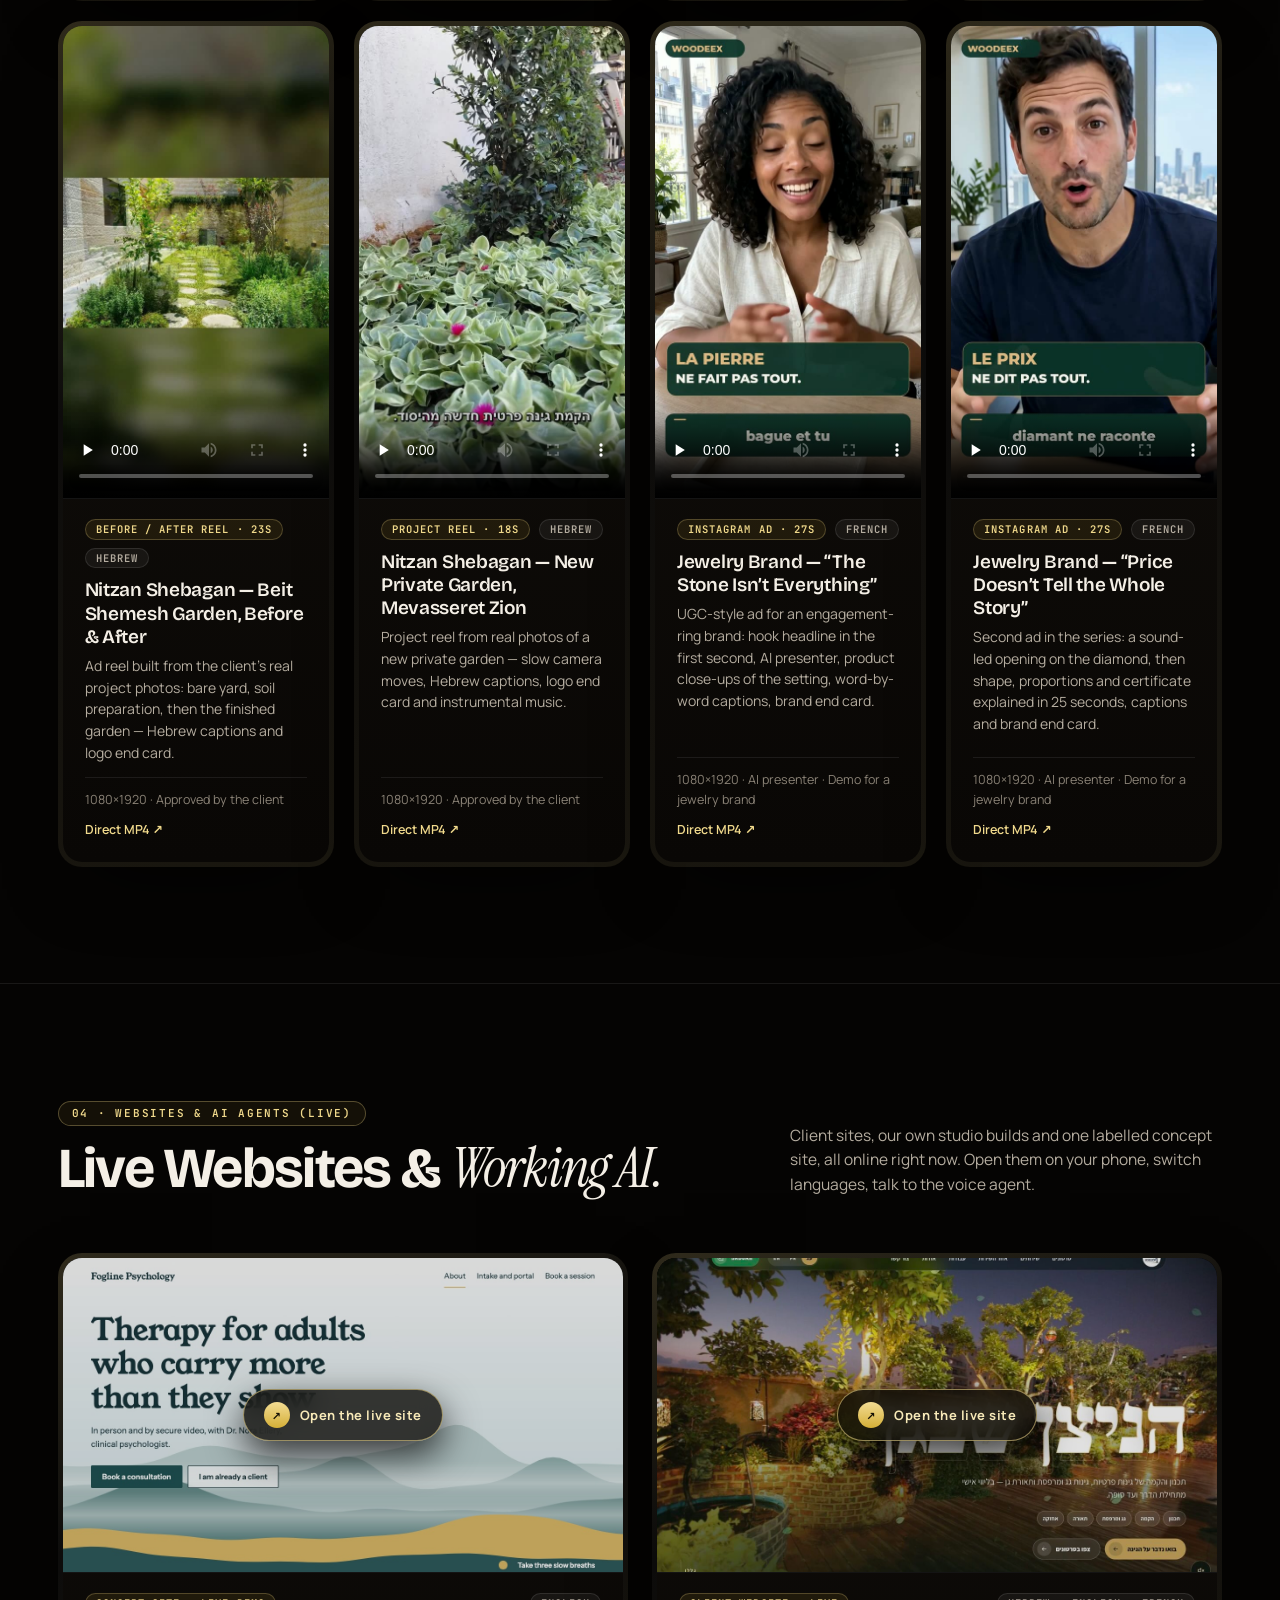
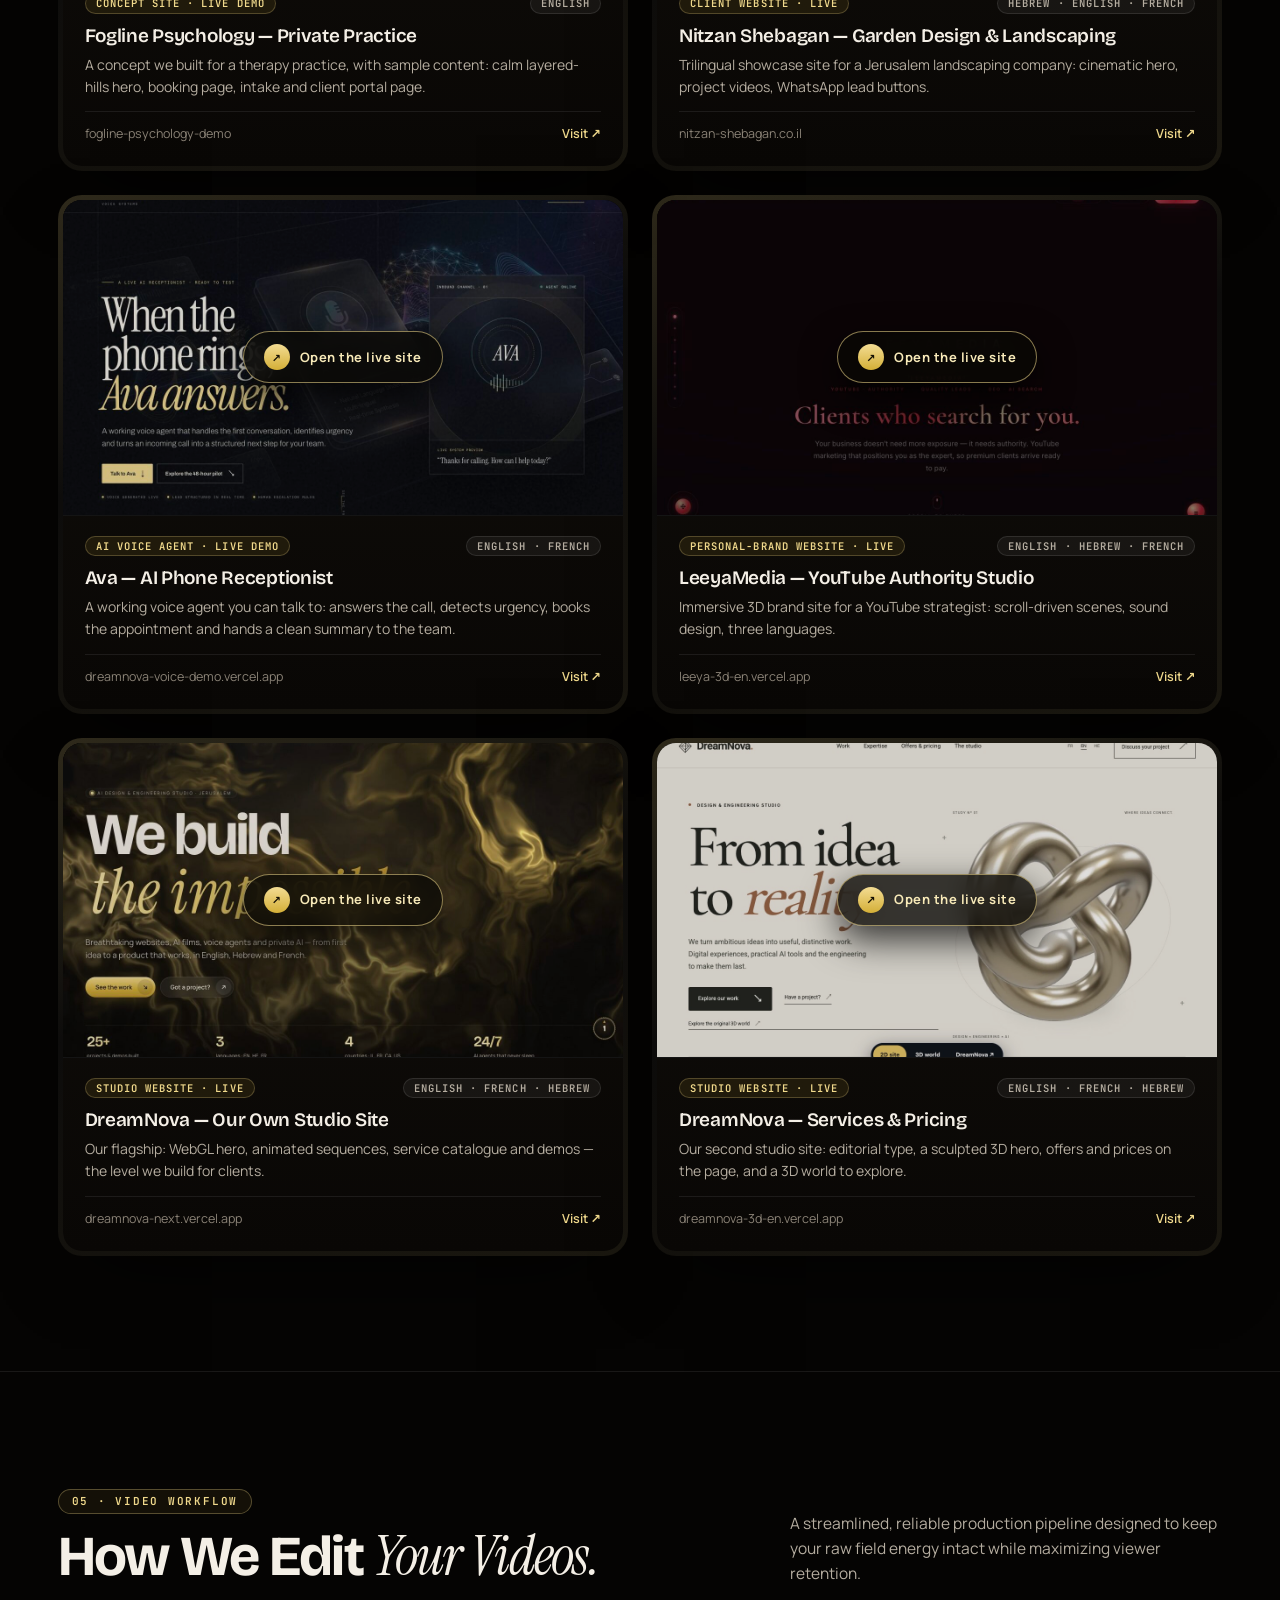
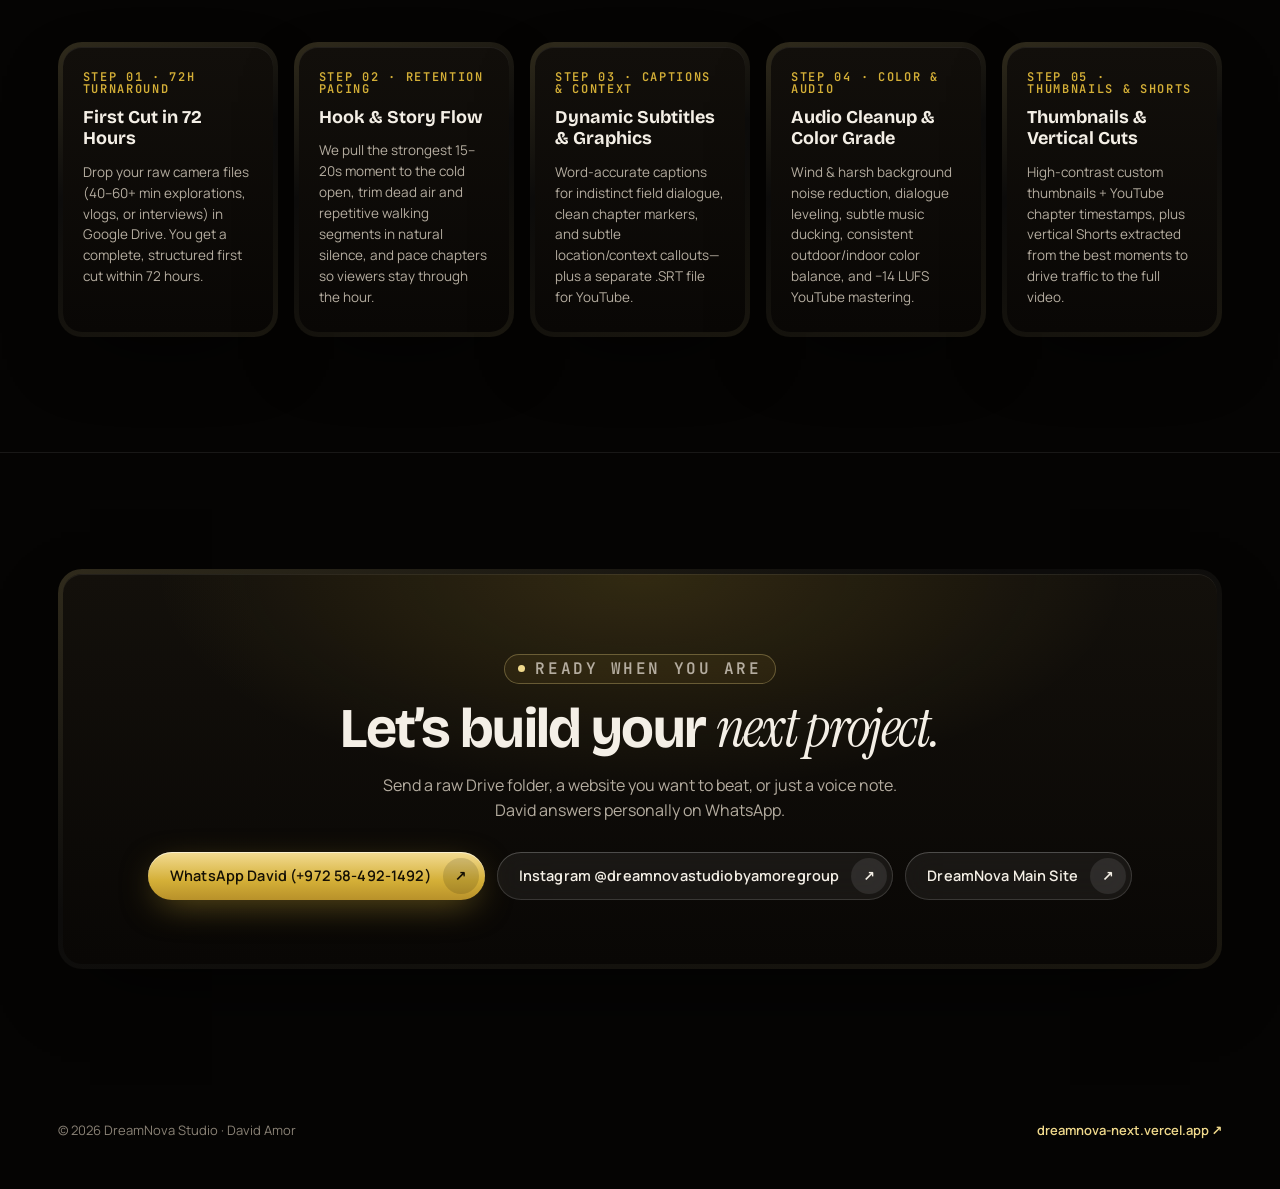
<file: portfolio/index.html>
<!doctype html>
<html lang="en" dir="ltr">
<head>
  <meta charset="utf-8">
  <meta name="viewport" content="width=device-width, initial-scale=1, viewport-fit=cover">
  <title>Selected Work — DreamNova Studio</title>
  <meta name="description" content="Selected work by DreamNova Studio: long-form YouTube edits, a 60-minute documentary, a memorial film, vertical reels and live websites.">
  <meta name="theme-color" content="#050403">
  <meta name="robots" content="noindex, nofollow">
  <meta property="og:title" content="Selected Work — DreamNova Studio">
  <meta property="og:description" content="Long-form edits, a 60-minute documentary, reels and live websites, playable on the page.">
  <meta property="og:image" content="https://codenolimits.github.io/dreamnova-selected-work/assets/og_selected_work.jpg">
  <meta property="og:image:width" content="1200">
  <meta property="og:image:height" content="630">
  <meta name="twitter:card" content="summary_large_image">
  <meta property="og:type" content="website">
  <link rel="icon" href="../assets/crest.svg">
  <link rel="preconnect" href="https://fonts.googleapis.com">
  <link rel="preconnect" href="https://fonts.gstatic.com" crossorigin>
  <link href="https://fonts.googleapis.com/css2?family=Bricolage+Grotesque:wght@600;700;800&family=Instrument+Serif:ital@0;1&family=Manrope:wght@400;500;600;700&family=JetBrains+Mono:wght@400;500&display=swap" rel="stylesheet">
  <style>
    :root {
      --bg: #050403;
      --bg2: #0b0907;
      --bg3: #120f0b;
      --ink: #f4efe6;
      --mute: #b5ada0;
      --dim: #8a8276;
      --gold: #d4af37;
      --gold-lt: #f0d98c;
      --gold-pale: #f7e9b8;
      --amber: #e0a23d;
      --bronze: #8a6a2a;
      --line: rgba(240, 217, 140, 0.15);
      --line2: rgba(255, 255, 255, 0.08);
      --ease: cubic-bezier(0.32, 0.72, 0, 1);
      --ease-out: cubic-bezier(0.16, 1, 0.3, 1);
      --f-display: "Bricolage Grotesque", system-ui, -apple-system, sans-serif;
      --f-accent: "Instrument Serif", Georgia, serif;
      --f-body: "Manrope", system-ui, -apple-system, sans-serif;
      --f-mono: "JetBrains Mono", monospace;
      --pad: clamp(18px, 4.5vw, 68px);
      --r: 24px;
    }

    * { box-sizing: border-box; margin: 0; padding: 0; }
    html {
      background: var(--bg);
      color: var(--ink);
      scroll-behavior: smooth;
      -webkit-font-smoothing: antialiased;
      text-rendering: optimizeLegibility;
    }
    body {
      font-family: var(--f-body);
      font-size: 16px;
      line-height: 1.6;
      background: var(--bg);
      color: var(--ink);
      overflow-x: hidden;
    }
    a { color: inherit; text-decoration: none; }
    img, video, iframe { display: block; max-width: 100%; }
    em { font-family: var(--f-accent); font-style: italic; font-weight: 400; }
    ::selection { background: var(--gold); color: #000; }
    :focus-visible { outline: 2px solid var(--gold-lt); outline-offset: 3px; border-radius: 8px; }

    /* Subtle Film Grain */
    .grain {
      position: fixed;
      inset: 0;
      z-index: 90;
      pointer-events: none;
      opacity: 0.04;
      background-image: url("data:image/svg+xml,%3Csvg xmlns='http://www.w3.org/2000/svg' width='160' height='160'%3E%3Cfilter id='n'%3E%3CfeTurbulence type='fractalNoise' baseFrequency='.9' numOctaves='3' stitchTiles='stitch'/%3E%3C/filter%3E%3Crect width='100%25' height='100%25' filter='url(%23n)'/%3E%3C/svg%3E");
    }

    /* Navigation Pill */
    .nav {
      position: fixed;
      z-index: 80;
      top: 16px;
      left: 50%;
      transform: translateX(-50%);
      display: flex;
      align-items: center;
      justify-content: space-between;
      gap: 10px;
      padding: 7px 8px 7px 16px;
      border-radius: 999px;
      background: rgba(14, 11, 8, 0.72);
      backdrop-filter: blur(22px) saturate(1.3);
      -webkit-backdrop-filter: blur(22px) saturate(1.3);
      box-shadow: inset 0 0 0 1px rgba(240, 217, 140, 0.16), 0 20px 50px -20px rgba(0, 0, 0, 0.85);
      width: min(1160px, calc(100vw - 24px));
    }
    .nav__brand {
      display: flex;
      align-items: center;
      gap: 10px;
      flex-shrink: 0;
    }
    .nav__crest {
      width: 24px;
      height: 30px;
    }
    .nav__name {
      font: 700 15px/1 var(--f-display);
      letter-spacing: -0.01em;
    }
    .nav__badge {
      font: 500 11px/1 var(--f-mono);
      color: var(--gold-lt);
      padding: 5px 10px;
      border-radius: 999px;
      background: rgba(212, 175, 55, 0.1);
      border: 1px solid rgba(240, 217, 140, 0.22);
      letter-spacing: 0.04em;
    }
    .nav__links {
      display: flex;
      align-items: center;
      gap: 4px;
    }
    .nav__links a {
      padding: 8px 13px;
      border-radius: 999px;
      font-size: 13px;
      font-weight: 500;
      color: var(--mute);
      transition: color 0.25s, background 0.25s;
      white-space: nowrap;
    }
    .nav__links a:hover {
      color: var(--ink);
      background: rgba(255, 255, 255, 0.06);
    }

    /* Buttons */
    .btn {
      --h: 48px;
      position: relative;
      display: inline-flex;
      align-items: center;
      justify-content: center;
      gap: 12px;
      height: var(--h);
      padding-inline: 22px 6px;
      border-radius: 999px;
      font: 600 14.5px/1 var(--f-body);
      letter-spacing: 0.01em;
      transition: transform 0.45s var(--ease), box-shadow 0.45s var(--ease), background 0.3s;
      white-space: nowrap;
      cursor: pointer;
      border: 0;
    }
    .btn:active { transform: scale(0.97); }
    .btn__ico {
      display: grid;
      place-items: center;
      width: calc(var(--h) - 12px);
      height: calc(var(--h) - 12px);
      border-radius: 50%;
      font-size: 14px;
      transition: transform 0.45s var(--ease);
    }
    .btn:hover .btn__ico {
      transform: translate(2px, -2px) scale(1.05);
    }
    .btn--gold {
      background: linear-gradient(180deg, #f3dc93, #d4af37 60%, #b8912a);
      color: #140f04;
      box-shadow: inset 0 1px 0 rgba(255, 255, 255, 0.55), 0 10px 36px -10px rgba(212, 175, 55, 0.55);
    }
    .btn--gold .btn__ico { background: rgba(20, 15, 4, 0.14); }
    .btn--gold:hover {
      box-shadow: inset 0 1px 0 rgba(255, 255, 255, 0.65), 0 16px 48px -10px rgba(212, 175, 55, 0.78);
    }
    .btn--glass {
      background: rgba(255, 255, 255, 0.06);
      color: var(--ink);
      box-shadow: inset 0 0 0 1px rgba(255, 255, 255, 0.14), inset 0 1px 0 rgba(255, 255, 255, 0.1);
      backdrop-filter: blur(14px);
    }
    .btn--glass .btn__ico { background: rgba(255, 255, 255, 0.09); }
    .btn--glass:hover { background: rgba(255, 255, 255, 0.11); }
    .btn--sm {
      --h: 38px;
      padding-inline: 16px 5px;
      font-size: 13px;
      gap: 8px;
    }

    /* Eyebrow & Typography */
    .eyebrow {
      display: inline-flex;
      align-items: center;
      gap: 10px;
      padding: 7px 14px;
      border-radius: 999px;
      font: 600 11px/1 var(--f-mono);
      letter-spacing: 0.16em;
      text-transform: uppercase;
      color: var(--gold-lt);
      box-shadow: inset 0 0 0 1px rgba(240, 217, 140, 0.3);
      background: rgba(212, 175, 55, 0.07);
    }
    .pulse {
      width: 7px;
      height: 7px;
      border-radius: 50%;
      background: var(--gold-lt);
      box-shadow: 0 0 0 0 rgba(240, 217, 140, 0.6);
      animation: pulse 2.2s infinite;
    }
    @keyframes pulse {
      70% { box-shadow: 0 0 0 9px rgba(240, 217, 140, 0); }
      100% { box-shadow: 0 0 0 0 rgba(240, 217, 140, 0); }
    }

    /* Hero */
    .hero {
      position: relative;
      padding: clamp(118px, 15vw, 170px) var(--pad) clamp(56px, 8vw, 96px);
      overflow: hidden;
      isolation: isolate;
      border-bottom: 1px solid var(--line2);
    }
    .hero__bg {
      position: absolute;
      inset: 0;
      z-index: -1;
      background:
        radial-gradient(55% 50% at 75% 22%, rgba(212, 175, 55, 0.24), transparent 70%),
        radial-gradient(45% 45% at 18% 75%, rgba(224, 162, 61, 0.12), transparent 70%),
        linear-gradient(180deg, #080604 0%, var(--bg) 100%);
    }
    .container {
      max-width: 1360px;
      margin-inline: auto;
      width: 100%;
    }
    .hero__title {
      margin-top: 22px;
      font: 700 clamp(38px, 6.8vw, 96px)/0.94 var(--f-display);
      letter-spacing: -0.035em;
      max-width: 15ch;
    }
    .hero__title em {
      font-size: 1.06em;
      letter-spacing: -0.02em;
      background: linear-gradient(100deg, var(--gold-pale) 0%, var(--gold) 42%, var(--amber) 68%, var(--gold-pale) 100%);
      background-size: 200% 100%;
      -webkit-background-clip: text;
      background-clip: text;
      color: transparent;
      padding-inline-end: 0.06em;
    }
    .hero__sub {
      margin-top: 22px;
      max-width: 64ch;
      font-size: clamp(16px, 1.35vw, 19.5px);
      color: #d5cdbf;
      line-height: 1.65;
    }
    .hero__sub strong {
      color: var(--gold-pale);
      font-weight: 600;
    }
    .hero__actions {
      display: flex;
      flex-wrap: wrap;
      gap: 12px;
      margin-top: 32px;
    }
    .hero__specs {
      margin-top: 48px;
      padding-top: 26px;
      border-top: 1px solid var(--line);
      display: grid;
      grid-template-columns: repeat(4, 1fr);
      gap: 20px;
    }
    .spec-item b {
      display: block;
      font: 700 clamp(22px, 2.4vw, 34px)/1.05 var(--f-display);
      color: var(--gold-pale);
      letter-spacing: -0.02em;
    }
    .spec-item span {
      display: block;
      margin-top: 6px;
      font-size: 13px;
      color: var(--mute);
    }

    /* Sections */
    section.block {
      padding: clamp(64px, 9vw, 120px) var(--pad);
      border-bottom: 1px solid var(--line2);
      scroll-margin-top: 84px;
    }
    .sec-head {
      display: flex;
      justify-content: space-between;
      align-items: flex-end;
      gap: 24px;
      flex-wrap: wrap;
      margin-bottom: clamp(32px, 4.5vw, 56px);
    }
    .h2 {
      font: 700 clamp(28px, 4.4vw, 60px)/1.0 var(--f-display);
      letter-spacing: -0.03em;
      margin-top: 14px;
    }
    .sec-lead {
      max-width: 48ch;
      font-size: 15.5px;
      color: var(--mute);
    }

    /* Double-Bezel Ferrari Card */
    .shell {
      padding: 5px;
      border-radius: var(--r);
      background: linear-gradient(160deg, rgba(240, 217, 140, 0.18), rgba(255, 255, 255, 0.03) 42%, rgba(240, 217, 140, 0.09));
      box-shadow: 0 28px 80px -32px rgba(0, 0, 0, 0.92);
      transition: transform 0.45s var(--ease), background 0.45s var(--ease);
    }
    .shell:hover {
      transform: translateY(-3px);
    }
    .core {
      height: 100%;
      border-radius: calc(var(--r) - 5px);
      background: linear-gradient(180deg, #120f0b, #090705);
      box-shadow: inset 0 1px 0 rgba(255, 255, 255, 0.07);
      overflow: hidden;
      display: flex;
      flex-direction: column;
    }

    /* Highlighted Lead Long-Form Banner */
    .featured-grid {
      display: grid;
      grid-template-columns: 1.25fr 0.75fr;
      gap: 24px;
      margin-bottom: 28px;
      align-items: stretch;
    }
    .featured-info {
      padding: clamp(22px, 3vw, 36px);
      display: flex;
      flex-direction: column;
      justify-content: space-between;
      gap: 20px;
    }
    .featured-info h3 {
      font: 700 clamp(22px, 2.3vw, 32px)/1.12 var(--f-display);
      letter-spacing: -0.02em;
      margin-top: 10px;
    }
    .featured-info p {
      color: #d2cabd;
      font-size: 15px;
      line-height: 1.65;
    }
    .deliverables-list {
      list-style: none;
      display: grid;
      gap: 9px;
      margin-top: 6px;
    }
    .deliverables-list li {
      display: flex;
      align-items: center;
      gap: 10px;
      font-size: 13.5px;
      color: var(--mute);
    }
    .deliverables-list li::before {
      content: "✦";
      color: var(--gold);
      font-size: 11px;
    }

    /* Video Grids */
    .long-grid {
      display: grid;
      grid-template-columns: repeat(2, 1fr);
      gap: 24px;
    }
    .short-grid {
      display: grid;
      grid-template-columns: repeat(4, 1fr);
      gap: 20px;
    }

    /* Aspect Ratio Players */
    .player-16x9 {
      position: relative;
      width: 100%;
      aspect-ratio: 16 / 9;
      background: #000;
      border-bottom: 1px solid var(--line2);
    }
    .player-16x9 iframe,
    .player-16x9 video {
      position: absolute;
      inset: 0;
      width: 100%;
      height: 100%;
      border: 0;
    }
    .player-9x16 {
      position: relative;
      width: 100%;
      aspect-ratio: 9 / 16;
      background: #000;
      border-bottom: 1px solid var(--line2);
    }
    .player-9x16 iframe,
    .player-9x16 video {
      position: absolute;
      inset: 0;
      width: 100%;
      height: 100%;
      border: 0;
      object-fit: cover;
    }
    .v-cover {
      position: absolute;
      inset: 0;
      z-index: 3;
      width: 100%;
      height: 100%;
      border: 0;
      padding: 0;
      background: #080604;
      cursor: pointer;
      display: grid;
      place-items: center;
      overflow: hidden;
    }
    .v-cover img {
      position: absolute;
      inset: 0;
      width: 100%;
      height: 100%;
      object-fit: cover;
      transition: transform 0.6s var(--ease), filter 0.4s;
      filter: brightness(0.88);
    }
    .v-cover:hover img {
      transform: scale(1.04);
      filter: brightness(0.98);
    }
    .v-cover__play {
      position: relative;
      z-index: 2;
      display: inline-flex;
      align-items: center;
      gap: 10px;
      padding: 12px 20px;
      border-radius: 999px;
      background: rgba(10, 8, 5, 0.78);
      backdrop-filter: blur(12px);
      -webkit-backdrop-filter: blur(12px);
      border: 1px solid rgba(240, 217, 140, 0.55);
      color: var(--gold-pale);
      font: 700 13px/1 var(--f-body);
      letter-spacing: 0.04em;
      box-shadow: 0 14px 36px rgba(0, 0, 0, 0.75);
      transition: transform 0.35s var(--ease), background 0.3s;
    }
    .v-cover:hover .v-cover__play {
      transform: scale(1.06);
      background: linear-gradient(180deg, #f3dc93, #d4af37);
      color: #140f04;
    }
    .v-cover__dot {
      display: grid;
      place-items: center;
      width: 26px;
      height: 26px;
      border-radius: 50%;
      background: linear-gradient(180deg, #f3dc93, #d4af37);
      color: #140f04;
      font-size: 11px;
    }

    /* Card Body */
    .vcard__body {
      padding: 20px 22px 22px;
      display: flex;
      flex-direction: column;
      justify-content: space-between;
      flex: 1;
      gap: 14px;
    }
    .vcard__top {
      display: flex;
      flex-wrap: wrap;
      align-items: center;
      justify-content: space-between;
      gap: 8px;
    }
    .tag {
      display: inline-flex;
      align-items: center;
      gap: 6px;
      padding: 4px 10px;
      border-radius: 999px;
      font: 600 10.5px/1 var(--f-mono);
      letter-spacing: 0.1em;
      text-transform: uppercase;
      color: var(--gold-lt);
      background: rgba(212, 175, 55, 0.1);
      border: 1px solid rgba(240, 217, 140, 0.24);
    }
    .tag--lang {
      color: var(--mute);
      background: rgba(255, 255, 255, 0.05);
      border-color: rgba(255, 255, 255, 0.1);
    }
    .vcard__title {
      margin-top: 10px;
      font: 600 19px/1.22 var(--f-display);
      letter-spacing: -0.015em;
      color: var(--ink);
    }
    .vcard__ctx {
      margin-top: 7px;
      font-size: 14px;
      line-height: 1.55;
      color: var(--mute);
    }
    .vcard__foot {
      padding-top: 12px;
      border-top: 1px solid var(--line2);
      display: flex;
      align-items: center;
      justify-content: space-between;
      gap: 10px;
      flex-wrap: wrap;
      font-size: 12.5px;
      color: var(--dim);
    }
    .ext-link {
      display: inline-flex;
      align-items: center;
      gap: 5px;
      font-weight: 600;
      color: var(--gold-lt);
      transition: opacity 0.2s;
    }
    .ext-link:hover { opacity: 0.8; text-decoration: underline; }

    /* Process Grid */
    .process-grid {
      display: grid;
      grid-template-columns: repeat(5, 1fr);
      gap: 16px;
    }
    .step-card {
      padding: 24px 20px;
      display: flex;
      flex-direction: column;
      gap: 12px;
    }
    .step-num {
      font: 600 12px/1 var(--f-mono);
      color: var(--gold);
      letter-spacing: 0.14em;
    }
    .step-title {
      font: 700 18px/1.2 var(--f-display);
      color: var(--ink);
    }
    .step-desc {
      font-size: 13.5px;
      color: var(--mute);
      line-height: 1.55;
    }

    /* Call to Action */
    .cta-box {
      padding: clamp(32px, 5vw, 64px);
      text-align: center;
      align-items: center;
      background:
        radial-gradient(60% 80% at 50% 0%, rgba(212, 175, 55, 0.16), transparent 70%),
        linear-gradient(180deg, #13100b, #090705);
    }
    .cta-box h2 {
      font: 700 clamp(28px, 4.5vw, 56px)/1.02 var(--f-display);
      letter-spacing: -0.03em;
      max-width: 20ch;
      margin-inline: auto;
      margin-top: 16px;
    }
    .cta-box p {
      max-width: 54ch;
      margin: 16px auto 0;
      color: var(--mute);
      font-size: 16px;
    }
    .cta-buttons {
      margin-top: 28px;
      display: flex;
      flex-wrap: wrap;
      justify-content: center;
      gap: 12px;
    }

    /* Footer */
    .foot {
      padding: 36px var(--pad) 48px;
      font-size: 13px;
      color: var(--dim);
    }
    .foot__row {
      max-width: 1360px;
      margin-inline: auto;
      display: flex;
      justify-content: space-between;
      align-items: center;
      flex-wrap: wrap;
      gap: 16px;
    }

    /* Responsive Breakpoints */
    @media (max-width: 1120px) {
      .featured-grid { grid-template-columns: 1fr; }
      .short-grid { grid-template-columns: repeat(2, 1fr); }
      .process-grid { grid-template-columns: repeat(2, 1fr); }
    }
    @media (max-width: 760px) {
      .nav__links { display: none; }
      .nav__badge { display: none; }
      .nav { padding: 6px 8px 6px 14px; }
      .hero__specs { grid-template-columns: repeat(2, 1fr); gap: 16px; }
      .long-grid { grid-template-columns: 1fr; }
      .short-grid { grid-template-columns: repeat(2, 1fr); gap: 12px; }
      .process-grid { grid-template-columns: 1fr; }
      .vcard__body { padding: 16px; }
      .vcard__title { font-size: 16.5px; }
      .vcard__ctx { font-size: 13px; }
    }
    @media (max-width: 520px) {
      .nav__badge { display: none; }
      .short-grid { grid-template-columns: 1fr; }
      .hero__actions .btn { width: 100%; justify-content: space-between; }
      .cta-buttons .btn { width: 100%; justify-content: space-between; }
    }
  </style>
</head>
<body>
  <div class="grain" aria-hidden="true"></div>

  <!-- Top Navigation -->
  <header class="nav">
    <a href="#top" class="nav__brand">
      <img class="nav__crest" src="../assets/crest.svg" alt="DreamNova" width="24" height="30">
      <span class="nav__name">DreamNova</span>
      <span class="nav__badge">SELECTED WORK</span>
    </a>
    <nav class="nav__links" aria-label="Sections">
      <a href="#long-form">Long-Form Edits</a>
      <a href="#documentaries">1-Hour &amp; Docu Films</a>
      <a href="#shorts">Shorts &amp; Reels</a>
      <a href="../luxury/" style="color:var(--gold-lt)">Luxury &amp; Horology ↗</a>
      <a href="#sites">Websites</a>
      <a href="#process">Workflow</a>
    </nav>
    <a class="btn btn--gold btn--sm" href="https://wa.me/972584921492?text=Hi%20David%2C%20I%20saw%20the%20DreamNova%20selected%20work%20page" target="_blank" rel="noopener">
      <span>WhatsApp</span>
      <span class="btn__ico">↗</span>
    </a>
  </header>

  <main id="top">
    <!-- Hero Section -->
    <section class="hero">
      <div class="hero__bg" aria-hidden="true"></div>
      <div class="container">
        <p class="eyebrow"><span class="pulse"></span>DreamNova Studio · English, French &amp; Hebrew</p>
        <h1 class="hero__title">Real clients. <em>Real work.</em></h1>
        <p class="hero__sub">
          Client work and our own studio builds, playable right here: <strong>long-form YouTube episodes</strong>, a <strong>60-minute documentary feature</strong>, a <strong>memorial film</strong>, <strong>vertical reels</strong> in three languages, and <strong>live websites &amp; AI agents</strong> you can open and test.
        </p>
        <div class="hero__actions">
          <a class="btn btn--gold" href="#long-form">
            <span>Watch Long-Form Edits First</span>
            <span class="btn__ico">↓</span>
          </a>
          <a class="btn btn--glass" href="../luxury/">
            <span>Luxury &amp; Horology ↗</span>
            <span class="btn__ico">↗</span>
          </a>
          <a class="btn btn--glass" href="#sites">
            <span>See Live Websites &amp; AI</span>
            <span class="btn__ico">↓</span>
          </a>
          <a class="btn btn--glass" href="https://dreamnova-next.vercel.app/en/" target="_blank" rel="noopener">
            <span>DreamNova Main Site</span>
            <span class="btn__ico">↗</span>
          </a>
        </div>

        <div class="hero__specs">
          <div class="spec-item">
            <b>72 Hours</b>
            <span>Turnaround on first long-form cut</span>
          </div>
          <div class="spec-item">
            <b>10 to 60 Min</b>
            <span>YouTube episodes &amp; full documentary features</span>
          </div>
          <div class="spec-item">
            <b>−14 LUFS</b>
            <span>Broadcast audio cleanup &amp; dialogue leveling</span>
          </div>
          <div class="spec-item">
            <b>Full Pack</b>
            <span>Master MP4, clean MP4, SRT captions &amp; thumbnail</span>
          </div>
        </div>
      </div>
    </section>

    <!-- SECTION 1: LONG-FORM YOUTUBE EDITS (ENGLISH + CREATOR CHANNELS) -->
    <section class="block" id="long-form">
      <div class="container">
        <div class="sec-head">
          <div>
            <p class="eyebrow">01 · Long-Form YouTube Edits (16:9)</p>
            <h2 class="h2">Long-Form <em>YouTube Episodes.</em></h2>
          </div>
          <p class="sec-lead">
            Built for session watch-time: cold-open hook from the peak moment, dead-air cut in natural silence, chapter pacing, dynamic captions, and −14 LUFS audio cleanup.
          </p>
        </div>

        <!-- Featured Lead Long-Form Edit -->
        <div class="featured-grid">
          <div class="shell">
            <div class="core">
              <div class="player-16x9">
                <button type="button" class="v-cover" onclick="this.remove()" aria-label="Play Brian Brinig Deposition Traps Long-Form Edit">
                  <img src="../assets/thumb_deposition-traps.jpg" alt="Deposition Traps Every Expert Witness Must Know">
                  <span class="v-cover__play"><span class="v-cover__dot">▶</span>Play Long-Form (09:20)</span>
                </button>
                <iframe src="https://drive.google.com/file/d/1H5q7hg7GIFa6bMQ-lVZ7xUhX7SRYy1hR/preview" allow="autoplay; fullscreen" loading="eager" title="Brian Brinig — Deposition Traps Long-Form Edit"></iframe>
              </div>
            </div>
          </div>
          <div class="shell">
            <div class="core featured-info">
              <div>
                <div class="vcard__top">
                  <span class="tag">Featured Long-Form · 09:20 · 1080p</span>
                  <span class="tag tag--lang">English (US)</span>
                </div>
                <h3>Brian Brinig — “Deposition Traps Every Expert Witness Must Know”</h3>
                <p style="margin-top:12px;">
                  <strong>1-line context:</strong> Full 9m20s YouTube episode cut from raw unscripted footage—cold-open hook, 22 silence-calibrated pacing cuts, chapter title cards, burned-in captions, and −14.0 LUFS audio mastering.
                </p>
                <ul class="deliverables-list" style="margin-top:16px;">
                  <li>Cold-open teaser hook + structured chapter cards</li>
                  <li>Every cut placed in natural room silence (zero clipped words)</li>
                  <li>Delivered with clean YouTube MP4, captioned MP4, .SRT &amp; custom thumbnail</li>
                </ul>
              </div>
              <div style="display:flex; gap:10px; flex-wrap:wrap;">
                <a class="btn btn--gold btn--sm" href="https://drive.google.com/file/d/1H5q7hg7GIFa6bMQ-lVZ7xUhX7SRYy1hR/view" target="_blank" rel="noopener">
                  <span>Open Full HD in Drive</span>
                  <span class="btn__ico">↗</span>
                </a>
                <a class="btn btn--glass btn--sm" href="https://drive.google.com/file/d/1ZTvgCxWMxM6AzUmc_xScV4omchuO68Mh/view" target="_blank" rel="noopener">
                  <span>Clean YouTube Master (No Burned Subs)</span>
                  <span class="btn__ico">↗</span>
                </a>
              </div>
            </div>
          </div>
        </div>

        <!-- Grid of Additional Long-Form YouTube Edits -->
        <div class="long-grid">
          <!-- Long-Form 2: Brian Brinig Privilege -->
          <article class="shell">
            <div class="core">
              <div class="player-16x9">
                <button type="button" class="v-cover" onclick="this.remove()" aria-label="Play Brian Brinig Privilege Long-Form Edit">
                  <img src="../assets/thumb_privilege.jpg" alt="Consulting vs Designated Expert Witness">
                  <span class="v-cover__play"><span class="v-cover__dot">▶</span>Play Episode (08:31)</span>
                </button>
                <iframe src="https://drive.google.com/file/d/1umDc5w032JR_hzhAyjwQmsfclusHk8qg/preview" allow="autoplay; fullscreen" loading="lazy" title="Brian Brinig — Consulting vs Designated Expert Witness"></iframe>
              </div>
              <div class="vcard__body">
                <div>
                  <div class="vcard__top">
                    <span class="tag">Long-Form YouTube · 08:31 · 1080p</span>
                    <span class="tag tag--lang">English (US)</span>
                  </div>
                  <h3 class="vcard__title">Brian Brinig — Consulting vs. Designated Expert Witness: What Is Privileged?</h3>
                  <p class="vcard__ctx">Long-form talking-head YouTube episode restructured from raw footage with chapter cards, lower-thirds, dynamic subtitles, and −14.1 LUFS audio cleanup.</p>
                </div>
                <div class="vcard__foot">
                  <span>Client: Brian Brinig (@brianbrinig)</span>
                  <a class="ext-link" href="https://drive.google.com/file/d/1umDc5w032JR_hzhAyjwQmsfclusHk8qg/view" target="_blank" rel="noopener">Open in Drive ↗</a>
                </div>
              </div>
            </div>
          </article>

          <!-- Long-Form 3: Brian Brinig Daubert -->
          <article class="shell">
            <div class="core">
              <div class="player-16x9">
                <button type="button" class="v-cover" onclick="this.remove()" aria-label="Play Brian Brinig Daubert Long-Form Edit">
                  <img src="../assets/thumb_daubert.jpg" alt="Only About 40% of Challenges Succeed">
                  <span class="v-cover__play"><span class="v-cover__dot">▶</span>Play Episode (10:53)</span>
                </button>
                <iframe src="https://drive.google.com/file/d/1-N8TiGOBsNbNj_bHkbJ7yzqCYLeow71p/preview" allow="autoplay; fullscreen" loading="lazy" title="Brian Brinig — Daubert Challenges Long-Form Edit"></iframe>
              </div>
              <div class="vcard__body">
                <div>
                  <div class="vcard__top">
                    <span class="tag">Long-Form YouTube · 10:53</span>
                    <span class="tag tag--lang">English (US)</span>
                  </div>
                  <h3 class="vcard__title">Brian Brinig — Only About 40% of Challenges Succeed (Daubert Deep-Dive)</h3>
                  <p class="vcard__ctx">11-minute YouTube episode with cold-open hook, slide replacements, chapter transitions, and full caption synchronization.</p>
                </div>
                <div class="vcard__foot">
                  <span>Client: Brian Brinig (@brianbrinig)</span>
                  <a class="ext-link" href="https://drive.google.com/file/d/1-N8TiGOBsNbNj_bHkbJ7yzqCYLeow71p/view" target="_blank" rel="noopener">Open in Drive ↗</a>
                </div>
              </div>
            </div>
          </article>

          <!-- Long-Form 4: Leeya Kats YouTube Episode 1 -->
          <article class="shell">
            <div class="core">
              <div class="player-16x9">
                <iframe src="https://www.youtube.com/embed/d5gKPiLGduQ?rel=0" allow="accelerometer; autoplay; clipboard-write; encrypted-media; gyroscope; picture-in-picture; web-share" allowfullscreen loading="lazy" title="Leeya Kats YouTube Long-Form #1"></iframe>
              </div>
              <div class="vcard__body">
                <div>
                  <div class="vcard__top">
                    <span class="tag">Creator YouTube Episode · 16:9</span>
                    <span class="tag tag--lang">YouTube (@Leeyakats)</span>
                  </div>
                  <h3 class="vcard__title">Leeya Kats — Why Instagram Doesn’t Work the Same in 2026: Building a Brand on YouTube</h3>
                  <p class="vcard__ctx">Creator long-form YouTube episode—retention-focused jump cuts, B-roll &amp; visual callouts, and studio vocal presence.</p>
                </div>
                <div class="vcard__foot">
                  <span>Channel: @Leeyakats</span>
                  <a class="ext-link" href="https://youtu.be/d5gKPiLGduQ" target="_blank" rel="noopener">Watch on YouTube ↗</a>
                </div>
              </div>
            </div>
          </article>

          <!-- Long-Form 5: Leeya Kats YouTube Episode 2 -->
          <article class="shell">
            <div class="core">
              <div class="player-16x9">
                <iframe src="https://www.youtube.com/embed/GXixvQUqZbM?rel=0" allow="accelerometer; autoplay; clipboard-write; encrypted-media; gyroscope; picture-in-picture; web-share" allowfullscreen loading="lazy" title="Leeya Kats YouTube Long-Form #2"></iframe>
              </div>
              <div class="vcard__body">
                <div>
                  <div class="vcard__top">
                    <span class="tag">Creator YouTube Episode · 16:9</span>
                    <span class="tag tag--lang">YouTube (@Leeyakats)</span>
                  </div>
                  <h3 class="vcard__title">Leeya Kats — The Virality Illusion: Why Short-Form Alone Doesn’t Bring Premium Clients</h3>
                  <p class="vcard__ctx">Long-form strategy episode on YouTube—structured chapter pacing, clean audio polish, and visual rhythm built for watch time.</p>
                </div>
                <div class="vcard__foot">
                  <span>Channel: @Leeyakats</span>
                  <a class="ext-link" href="https://youtu.be/GXixvQUqZbM" target="_blank" rel="noopener">Watch on YouTube ↗</a>
                </div>
              </div>
            </div>
          </article>
        </div>
      </div>
    </section>

    <!-- SECTION 2: 1-HOUR DOCUMENTARY FEATURE, MEMORIAL FILM & DAILY SERIES -->
    <section class="block" id="documentaries">
      <div class="container">
        <div class="sec-head">
          <div>
            <p class="eyebrow">02 · 1-Hour Feature &amp; Documentary Productions (16:9)</p>
            <h2 class="h2">60-Minute Feature &amp; <em>Narrative Films.</em></h2>
          </div>
          <p class="sec-lead">
            Proof of our capacity to handle 1-hour timelines, multi-source archival audio, field recordings, color grading, and narrative pacing from start to finish.
          </p>
        </div>

        <div class="long-grid">
          <!-- Saba 60-Min Documentary Feature -->
          <article class="shell">
            <div class="core">
              <div class="player-16x9">
                <button type="button" class="v-cover" onclick="this.remove()" aria-label="Play Saba 1-Hour Documentary Feature">
                  <img src="../assets/saba_poster.jpg" alt="Saba — 1-Hour Biographical Documentary Feature">
                  <span class="v-cover__play"><span class="v-cover__dot">▶</span>Play 1-Hour Film (60:00)</span>
                </button>
                <iframe src="https://drive.google.com/file/d/142IYnzexEQEsrYt-iPQtPIwG6ZQKe2fa/preview" allow="autoplay; fullscreen" loading="lazy" title="Saba — 60-Minute Documentary Feature (v5.9)"></iframe>
              </div>
              <div class="vcard__body">
                <div>
                  <div class="vcard__top">
                    <span class="tag">Full 1-Hour Feature · 60:00 · 1080p</span>
                    <span class="tag tag--lang">Documentary Master</span>
                  </div>
                  <h3 class="vcard__title">Saba — 1-Hour Biographical Documentary Feature (v5.9 Festival Cut)</h3>
                  <p class="vcard__ctx">Full 60-minute documentary assembling 240 shots across 6 chapters, archival photo restoration, custom soundtracks, and −16.4 LUFS theatrical audio mix.</p>
                </div>
                <div class="vcard__foot">
                  <span>Duration: 60:00 exact (1920×1080)</span>
                  <a class="ext-link" href="https://drive.google.com/file/d/142IYnzexEQEsrYt-iPQtPIwG6ZQKe2fa/view" target="_blank" rel="noopener">Open 1-Hour Film in Drive ↗</a>
                </div>
              </div>
            </div>
          </article>

          <!-- Maryline Documentary Film (V7.6) -->
          <article class="shell">
            <div class="core">
              <div class="player-16x9">
                <button type="button" class="v-cover" onclick="this.remove()" aria-label="Play Moshe's Rock Memorial Documentary Film">
                  <img src="../assets/maryline_v76.jpg" alt="Moshe's Rock — Memorial Documentary Film">
                  <span class="v-cover__play"><span class="v-cover__dot">▶</span>Play Documentary (07:08)</span>
                </button>
                <iframe src="https://drive.google.com/file/d/16KXiUSoE1aHI_hcx4zr3UJHwNPgv_8a9/preview" allow="autoplay; fullscreen" loading="lazy" title="Moshe's Rock — Memorial Documentary Film (V7.6)"></iframe>
              </div>
              <div class="vcard__body">
                <div>
                  <div class="vcard__top">
                    <span class="tag">Documentary Film · 07:08 · V7.6</span>
                    <span class="tag tag--lang">French / Hebrew Subtitled</span>
                  </div>
                  <h3 class="vcard__title">Moshe’s Rock — Memorial Documentary &amp; Tribute Film (Delivered V7.6)</h3>
                  <p class="vcard__ctx">Emotional documentary combining field radio recordings, TV broadcast archives, witness interviews, custom color grading, and musical transitions (−15.7 LUFS).</p>
                </div>
                <div class="vcard__foot">
                  <span>Client: Maryline Bar-On (V7.6 Master)</span>
                  <a class="ext-link" href="https://drive.google.com/file/d/16KXiUSoE1aHI_hcx4zr3UJHwNPgv_8a9/view" target="_blank" rel="noopener">Open Film in Drive ↗</a>
                </div>
              </div>
            </div>
          </article>

          <!-- Brian Brinig Six Steps (9:22) -->
          <article class="shell">
            <div class="core">
              <div class="player-16x9">
                <button type="button" class="v-cover" onclick="this.remove()" aria-label="Play Brian Brinig Six Steps Long-Form Edit">
                  <img src="../assets/thumb_six-steps.jpg" alt="Six Steps to Becoming a Great Expert Witness">
                  <span class="v-cover__play"><span class="v-cover__dot">▶</span>Play Episode (09:22)</span>
                </button>
                <iframe src="https://drive.google.com/file/d/1B95AwUWRA9Snz8QDAwRjBEqJRh95qt-j/preview" allow="autoplay; fullscreen" loading="lazy" title="Brian Brinig — Six Steps to Becoming a Great Expert Witness"></iframe>
              </div>
              <div class="vcard__body">
                <div>
                  <div class="vcard__top">
                    <span class="tag">Long-Form YouTube · 09:22</span>
                    <span class="tag tag--lang">English (US)</span>
                  </div>
                  <h3 class="vcard__title">Brian Brinig — Six Steps to Becoming a Great Expert Witness (40 Years on the Stand)</h3>
                  <p class="vcard__ctx">Structured 6-part long-form YouTube edit with chapter markers, silence-trimmed pacing, burned-in captions, and custom end screen.</p>
                </div>
                <div class="vcard__foot">
                  <span>Client: Brian Brinig (@brianbrinig)</span>
                  <a class="ext-link" href="https://drive.google.com/file/d/1B95AwUWRA9Snz8QDAwRjBEqJRh95qt-j/view" target="_blank" rel="noopener">Open in Drive ↗</a>
                </div>
              </div>
            </div>
          </article>

          <!-- Hok Breslev Daily Long-Form YouTube Series -->
          <article class="shell">
            <div class="core">
              <div class="player-16x9">
                <iframe src="https://www.youtube.com/embed/Bre_Q6iFS7E?rel=0" allow="accelerometer; autoplay; clipboard-write; encrypted-media; gyroscope; picture-in-picture; web-share" allowfullscreen loading="lazy" title="Hok Breslev Daily Multi-Language Long-Form Series"></iframe>
              </div>
              <div class="vcard__body">
                <div>
                  <div class="vcard__top">
                    <span class="tag">Daily YouTube Series · 16:9</span>
                    <span class="tag tag--lang">English / French / Hebrew</span>
                  </div>
                  <h3 class="vcard__title">Hok Breslev — Daily Multi-Language Long-Form YouTube Production</h3>
                  <p class="vcard__ctx">Daily long-form episode production in English, French, and Hebrew with word-level synchronized text, custom thumbnails, and broadcast audio normalization.</p>
                </div>
                <div class="vcard__foot">
                  <span>Also in <a class="ext-link" href="https://www.youtube.com/watch?v=K0uL15m9wM0" target="_blank" rel="noopener">FR ↗</a> &amp; <a class="ext-link" href="https://www.youtube.com/watch?v=5I6Mw0xvp6g" target="_blank" rel="noopener">HE ↗</a></span>
                  <a class="ext-link" href="https://www.youtube.com/watch?v=Bre_Q6iFS7E" target="_blank" rel="noopener">Watch EN on YouTube ↗</a>
                </div>
              </div>
            </div>
          </article>
        </div>
      </div>
    </section>

    <!-- SECTION 3: SHORT-FORM CUTDOWNS & REELS (9:16) -->
    <section class="block" id="shorts">
      <div class="container">
        <div class="sec-head">
          <div>
            <p class="eyebrow">03 · High-Retention Shorts &amp; Social Cutdowns (9:16)</p>
            <h2 class="h2">Vertical Shorts &amp; <em>Brand Reels.</em></h2>
          </div>
          <p class="sec-lead">
            Every long-form episode can be paired with scroll-stopping 9:16 cutdowns—featuring Brian’s English YouTube Shorts, Bistrot Romain Gary’s French evening spots, Hebrew reels for a Jerusalem landscaping company and French Instagram ads for a jewelry brand.
          </p>
        </div>

        <div class="short-grid">
          <!-- Short 1: Brian Contrast 13 -->
          <article class="shell">
            <div class="core">
              <div class="player-9x16">
                <button type="button" class="v-cover" onclick="this.remove()" aria-label="Play Short — Talks with the lawyer aren't privileged">
                  <img src="../assets/short_contrast_13.jpg" alt="Talks With the Lawyer Aren't Privileged">
                  <span class="v-cover__play"><span class="v-cover__dot">▶</span>Play Short (39s)</span>
                </button>
                <iframe src="https://drive.google.com/file/d/1RYxCOWAHpOVuTb6N_2GL6fFdpvzJltNs/preview" allow="autoplay; fullscreen" loading="lazy" title="Brian Brinig Short — Talks with the lawyer aren't privileged"></iframe>
              </div>
              <div class="vcard__body">
                <div>
                  <div class="vcard__top">
                    <span class="tag">Contrast Short · 39s</span>
                    <span class="tag tag--lang">English</span>
                  </div>
                  <h3 class="vcard__title">Talks With the Lawyer Aren’t Privileged</h3>
                  <p class="vcard__ctx">Pattern-interrupt “Contrast” hook opener cutting at 0.6s into expert commentary with kinetic captions.</p>
                </div>
                <div class="vcard__foot">
                  <span>1080×1920 · −14 LUFS</span>
                  <a class="ext-link" href="https://drive.google.com/file/d/1RYxCOWAHpOVuTb6N_2GL6fFdpvzJltNs/view" target="_blank" rel="noopener">Open ↗</a>
                </div>
              </div>
            </div>
          </article>

          <!-- Short 2: Brian Contrast 15 -->
          <article class="shell">
            <div class="core">
              <div class="player-9x16">
                <button type="button" class="v-cover" onclick="this.remove()" aria-label="Play Short — Don't comment on the opposing expert">
                  <img src="../assets/short_contrast_15.jpg" alt="Don't Comment on the Opposing Expert">
                  <span class="v-cover__play"><span class="v-cover__dot">▶</span>Play Short (35s)</span>
                </button>
                <iframe src="https://drive.google.com/file/d/1B9h84gFrvssvKWeQY9grqYvPJQ7YcKga/preview" allow="autoplay; fullscreen" loading="lazy" title="Brian Brinig Short — Don't comment on the opposing expert"></iframe>
              </div>
              <div class="vcard__body">
                <div>
                  <div class="vcard__top">
                    <span class="tag">Contrast Short · 35s</span>
                    <span class="tag tag--lang">English</span>
                  </div>
                  <h3 class="vcard__title">Don’t Comment on the Opposing Expert</h3>
                  <p class="vcard__ctx">Cold-open character hook paired with high-retention talking-head cutdown and book CTA card.</p>
                </div>
                <div class="vcard__foot">
                  <span>1080×1920 · −14 LUFS</span>
                  <a class="ext-link" href="https://drive.google.com/file/d/1B9h84gFrvssvKWeQY9grqYvPJQ7YcKga/view" target="_blank" rel="noopener">Open ↗</a>
                </div>
              </div>
            </div>
          </article>

          <!-- Short 3: Brian Talking Head 01 -->
          <article class="shell">
            <div class="core">
              <div class="player-9x16">
                <button type="button" class="v-cover" onclick="this.remove()" aria-label="Play Short — An expert's goal: lose the least">
                  <img src="../assets/short_th_01.jpg" alt="An Expert's Goal: Lose the Least">
                  <span class="v-cover__play"><span class="v-cover__dot">▶</span>Play Short (43s)</span>
                </button>
                <iframe src="https://drive.google.com/file/d/18WFB28Os8WbBwz0Ko2-J4N1cKc7TBWWO/preview" allow="autoplay; fullscreen" loading="lazy" title="Brian Brinig Short — An expert's goal: lose the least"></iframe>
              </div>
              <div class="vcard__body">
                <div>
                  <div class="vcard__top">
                    <span class="tag">Talking-Head Short · 43s</span>
                    <span class="tag tag--lang">English</span>
                  </div>
                  <h3 class="vcard__title">An Expert’s Goal: Lose the Least</h3>
                  <p class="vcard__ctx">Vertical cutdown with depth-masked keyword behind speaker, full-frame 9:16 B-roll, and graphic cards.</p>
                </div>
                <div class="vcard__foot">
                  <span>1080×1920 · −14 LUFS</span>
                  <a class="ext-link" href="https://drive.google.com/file/d/18WFB28Os8WbBwz0Ko2-J4N1cKc7TBWWO/view" target="_blank" rel="noopener">Open ↗</a>
                </div>
              </div>
            </div>
          </article>

          <!-- Short 4: Brian Talking Head 02 -->
          <article class="shell">
            <div class="core">
              <div class="player-9x16">
                <button type="button" class="v-cover" onclick="this.remove()" aria-label="Play Short — Why winning a deposition means losing">
                  <img src="../assets/short_th_02.jpg" alt="Why Winning a Deposition Means Losing">
                  <span class="v-cover__play"><span class="v-cover__dot">▶</span>Play Short (38s)</span>
                </button>
                <iframe src="https://drive.google.com/file/d/1d0Dw4zBznuGuNVApdOQVS6MCImopJX0o/preview" allow="autoplay; fullscreen" loading="lazy" title="Brian Brinig Short — Why winning a deposition means losing"></iframe>
              </div>
              <div class="vcard__body">
                <div>
                  <div class="vcard__top">
                    <span class="tag">Talking-Head Short · 38s</span>
                    <span class="tag tag--lang">English</span>
                  </div>
                  <h3 class="vcard__title">Why ‘Winning’ a Deposition Means Losing</h3>
                  <p class="vcard__ctx">Fast-paced vertical cut extracted from a 10-minute lecture—zero dead air and word-accurate captions.</p>
                </div>
                <div class="vcard__foot">
                  <span>1080×1920 · −14 LUFS</span>
                  <a class="ext-link" href="https://drive.google.com/file/d/1d0Dw4zBznuGuNVApdOQVS6MCImopJX0o/view" target="_blank" rel="noopener">Open ↗</a>
                </div>
              </div>
            </div>
          </article>

          <!-- Short 5: Romain Gary Soirées FR -->
          <article class="shell">
            <div class="core">
              <div class="player-9x16">
                <video controls playsinline preload="metadata" poster="../assets/romain_soirees_fr.jpg" src="../assets/RomainGary_SOIREES_FR_story_v6.mp4"></video>
              </div>
              <div class="vcard__body">
                <div>
                  <div class="vcard__top">
                    <span class="tag">Evening Reel · 15s</span>
                    <span class="tag tag--lang">French</span>
                  </div>
                  <h3 class="vcard__title">Bistrot Romain Gary — Les Soirées</h3>
                  <p class="vcard__ctx">Warm evening atmosphere reel in French—cinematic color grade, custom voiceover, and −15 LUFS jazz mix.</p>
                </div>
                <div class="vcard__foot">
                  <span>1080×1920 · Native MP4</span>
                  <a class="ext-link" href="../assets/RomainGary_SOIREES_FR_story_v6.mp4" target="_blank" rel="noopener">Direct MP4 ↗</a>
                </div>
              </div>
            </div>
          </article>

          <!-- Short 6: Romain Gary Lieu FR -->
          <article class="shell">
            <div class="core">
              <div class="player-9x16">
                <video controls playsinline preload="metadata" poster="../assets/romain_lieu_fr.jpg" src="../assets/RomainGary_LIEU_FR_story_v6.mp4"></video>
              </div>
              <div class="vcard__body">
                <div>
                  <div class="vcard__top">
                    <span class="tag">Venue Story · 15s</span>
                    <span class="tag tag--lang">French</span>
                  </div>
                  <h3 class="vcard__title">Bistrot Romain Gary — L’Esprit du Lieu</h3>
                  <p class="vcard__ctx">Story-format spot in French combining real bistro photography, motion sequences, and balanced sound design.</p>
                </div>
                <div class="vcard__foot">
                  <span>1080×1920 · Native MP4</span>
                  <a class="ext-link" href="../assets/RomainGary_LIEU_FR_story_v6.mp4" target="_blank" rel="noopener">Direct MP4 ↗</a>
                </div>
              </div>
            </div>
          </article>

          <!-- Short 7: Romain Gary Groupes FR -->
          <article class="shell">
            <div class="core">
              <div class="player-9x16">
                <video controls playsinline preload="metadata" poster="../assets/romain_groupes_fr.jpg" src="../assets/RomainGary_GROUPES_FR_story_v6.mp4"></video>
              </div>
              <div class="vcard__body">
                <div>
                  <div class="vcard__top">
                    <span class="tag">Private Evenings · 15s</span>
                    <span class="tag tag--lang">French</span>
                  </div>
                  <h3 class="vcard__title">Bistrot Romain Gary — Soirées &amp; Groupes</h3>
                  <p class="vcard__ctx">Vertical social campaign cut in French crafted for evening happenings and group reservations.</p>
                </div>
                <div class="vcard__foot">
                  <span>1080×1920 · Native MP4</span>
                  <a class="ext-link" href="../assets/RomainGary_GROUPES_FR_story_v6.mp4" target="_blank" rel="noopener">Direct MP4 ↗</a>
                </div>
              </div>
            </div>
          </article>

          <!-- Short 8: DreamNova Signature Reel EN -->
          <article class="shell">
            <div class="core">
              <div class="player-9x16">
                <iframe src="https://www.youtube.com/embed/BvK2ReUEW1s?rel=0" allow="accelerometer; autoplay; clipboard-write; encrypted-media; gyroscope; picture-in-picture; web-share" allowfullscreen loading="lazy" title="DreamNova Signature Reel (English)"></iframe>
              </div>
              <div class="vcard__body">
                <div>
                  <div class="vcard__top">
                    <span class="tag">Studio Reel · 29s</span>
                    <span class="tag tag--lang">English</span>
                  </div>
                  <h3 class="vcard__title">DreamNova Studio — Signature Showreel</h3>
                  <p class="vcard__ctx">Vertical studio showreel combining custom visual sequences, sound design, and editorial rhythm.</p>
                </div>
                <div class="vcard__foot">
                  <span>YouTube Shorts</span>
                  <a class="ext-link" href="https://youtube.com/shorts/BvK2ReUEW1s" target="_blank" rel="noopener">Watch on YT ↗</a>
                </div>
              </div>
            </div>
          </article>
        
          <article class="shell">
            <div class="core">
              <div class="player-9x16">
                <video controls playsinline preload="none" poster="../assets/israel_beit_shemesh.jpg" src="../assets/israel_beit_shemesh.mp4"></video>
              </div>
              <div class="vcard__body">
                <div>
                  <div class="vcard__top">
                    <span class="tag">Before / After Reel · 23s</span>
                    <span class="tag tag--lang">Hebrew</span>
                  </div>
                  <h3 class="vcard__title">Nitzan Shebagan — Beit Shemesh Garden, Before &amp; After</h3>
                  <p class="vcard__ctx">Ad reel built from the client’s real project photos: bare yard, soil preparation, then the finished garden — Hebrew captions and logo end card.</p>
                </div>
                <div class="vcard__foot">
                  <span>1080×1920 · Approved by the client</span>
                  <a class="ext-link" href="../assets/israel_beit_shemesh.mp4" target="_blank" rel="noopener">Direct MP4 ↗</a>
                </div>
              </div>
            </div>
          </article>

          <article class="shell">
            <div class="core">
              <div class="player-9x16">
                <video controls playsinline preload="none" poster="../assets/israel_mevasseret.jpg" src="../assets/israel_mevasseret.mp4"></video>
              </div>
              <div class="vcard__body">
                <div>
                  <div class="vcard__top">
                    <span class="tag">Project Reel · 18s</span>
                    <span class="tag tag--lang">Hebrew</span>
                  </div>
                  <h3 class="vcard__title">Nitzan Shebagan — New Private Garden, Mevasseret Zion</h3>
                  <p class="vcard__ctx">Project reel from real photos of a new private garden — slow camera moves, Hebrew captions, logo end card and instrumental music.</p>
                </div>
                <div class="vcard__foot">
                  <span>1080×1920 · Approved by the client</span>
                  <a class="ext-link" href="../assets/israel_mevasseret.mp4" target="_blank" rel="noopener">Direct MP4 ↗</a>
                </div>
              </div>
            </div>
          </article>

          <article class="shell">
            <div class="core">
              <div class="player-9x16">
                <video controls playsinline preload="none" poster="../assets/woodeex_03.jpg" src="../assets/woodeex_03.mp4"></video>
              </div>
              <div class="vcard__body">
                <div>
                  <div class="vcard__top">
                    <span class="tag">Instagram Ad · 27s</span>
                    <span class="tag tag--lang">French</span>
                  </div>
                  <h3 class="vcard__title">Jewelry Brand — “The Stone Isn’t Everything”</h3>
                  <p class="vcard__ctx">UGC-style ad for an engagement-ring brand: hook headline in the first second, AI presenter, product close-ups of the setting, word-by-word captions, brand end card.</p>
                </div>
                <div class="vcard__foot">
                  <span>1080×1920 · AI presenter · Demo for a jewelry brand</span>
                  <a class="ext-link" href="../assets/woodeex_03.mp4" target="_blank" rel="noopener">Direct MP4 ↗</a>
                </div>
              </div>
            </div>
          </article>

          <article class="shell">
            <div class="core">
              <div class="player-9x16">
                <video controls playsinline preload="none" poster="../assets/woodeex_04.jpg" src="../assets/woodeex_04.mp4"></video>
              </div>
              <div class="vcard__body">
                <div>
                  <div class="vcard__top">
                    <span class="tag">Instagram Ad · 27s</span>
                    <span class="tag tag--lang">French</span>
                  </div>
                  <h3 class="vcard__title">Jewelry Brand — “Price Doesn’t Tell the Whole Story”</h3>
                  <p class="vcard__ctx">Second ad in the series: a sound-led opening on the diamond, then shape, proportions and certificate explained in 25 seconds, captions and brand end card.</p>
                </div>
                <div class="vcard__foot">
                  <span>1080×1920 · AI presenter · Demo for a jewelry brand</span>
                  <a class="ext-link" href="../assets/woodeex_04.mp4" target="_blank" rel="noopener">Direct MP4 ↗</a>
                </div>
              </div>
            </div>
          </article>
        </div>
      </div>
    </section>


    <!-- SECTION 4: LIVE WEBSITES & AI -->
    <section class="block" id="sites">
      <div class="container">
        <div class="sec-head">
          <div>
            <p class="eyebrow">04 · Websites &amp; AI Agents (live)</p>
            <h2 class="h2">Live Websites &amp; <em>Working AI.</em></h2>
          </div>
          <p class="sec-lead">
            Client sites, our own studio builds and one labelled concept site, all online right now. Open them on your phone, switch languages, talk to the voice agent.
          </p>
        </div>
        <div class="long-grid">
          <article class="shell">
            <div class="core">
              <div class="player-16x9">
                <a class="v-cover" href="https://codenolimits.github.io/fogline-psychology-demo/" target="_blank" rel="noopener" aria-label="Open fogline-psychology-demo">
                  <img src="../assets/site_fogline.jpg" alt="Fogline Psychology — Private Practice" loading="eager">
                  <span class="v-cover__play"><span class="v-cover__dot">↗</span>Open the live site</span>
                </a>
              </div>
              <div class="vcard__body">
                <div>
                  <div class="vcard__top">
                    <span class="tag">Concept Site · Live Demo</span>
                    <span class="tag tag--lang">English</span>
                  </div>
                  <h3 class="vcard__title">Fogline Psychology — Private Practice</h3>
                  <p class="vcard__ctx">A concept we built for a therapy practice, with sample content: calm layered-hills hero, booking page, intake and client portal page.</p>
                </div>
                <div class="vcard__foot">
                  <span>fogline-psychology-demo</span>
                  <a class="ext-link" href="https://codenolimits.github.io/fogline-psychology-demo/" target="_blank" rel="noopener">Visit ↗</a>
                </div>
              </div>
            </div>
          </article>
          <article class="shell">
            <div class="core">
              <div class="player-16x9">
                <a class="v-cover" href="https://nitzan-shebagan.co.il" target="_blank" rel="noopener" aria-label="Open nitzan-shebagan.co.il">
                  <img src="../assets/site_nitzan.jpg" alt="Nitzan Shebagan — Garden Design &amp; Landscaping" loading="eager">
                  <span class="v-cover__play"><span class="v-cover__dot">↗</span>Open the live site</span>
                </a>
              </div>
              <div class="vcard__body">
                <div>
                  <div class="vcard__top">
                    <span class="tag">Client Website · Live</span>
                    <span class="tag tag--lang">Hebrew · English · French</span>
                  </div>
                  <h3 class="vcard__title">Nitzan Shebagan — Garden Design &amp; Landscaping</h3>
                  <p class="vcard__ctx">Trilingual showcase site for a Jerusalem landscaping company: cinematic hero, project videos, WhatsApp lead buttons.</p>
                </div>
                <div class="vcard__foot">
                  <span>nitzan-shebagan.co.il</span>
                  <a class="ext-link" href="https://nitzan-shebagan.co.il" target="_blank" rel="noopener">Visit ↗</a>
                </div>
              </div>
            </div>
          </article>
          <article class="shell">
            <div class="core">
              <div class="player-16x9">
                <a class="v-cover" href="https://dreamnova-voice-demo.vercel.app" target="_blank" rel="noopener" aria-label="Open dreamnova-voice-demo.vercel.app">
                  <img src="../assets/site_ava.jpg" alt="Ava — AI Phone Receptionist" loading="eager">
                  <span class="v-cover__play"><span class="v-cover__dot">↗</span>Open the live site</span>
                </a>
              </div>
              <div class="vcard__body">
                <div>
                  <div class="vcard__top">
                    <span class="tag">AI Voice Agent · Live Demo</span>
                    <span class="tag tag--lang">English · French</span>
                  </div>
                  <h3 class="vcard__title">Ava — AI Phone Receptionist</h3>
                  <p class="vcard__ctx">A working voice agent you can talk to: answers the call, detects urgency, books the appointment and hands a clean summary to the team.</p>
                </div>
                <div class="vcard__foot">
                  <span>dreamnova-voice-demo.vercel.app</span>
                  <a class="ext-link" href="https://dreamnova-voice-demo.vercel.app" target="_blank" rel="noopener">Visit ↗</a>
                </div>
              </div>
            </div>
          </article>
          <article class="shell">
            <div class="core">
              <div class="player-16x9">
                <a class="v-cover" href="https://leeya-3d-en.vercel.app" target="_blank" rel="noopener" aria-label="Open leeya-3d-en.vercel.app">
                  <img src="../assets/site_leeya.jpg" alt="LeeyaMedia — YouTube Authority Studio" loading="eager">
                  <span class="v-cover__play"><span class="v-cover__dot">↗</span>Open the live site</span>
                </a>
              </div>
              <div class="vcard__body">
                <div>
                  <div class="vcard__top">
                    <span class="tag">Personal-Brand Website · Live</span>
                    <span class="tag tag--lang">English · Hebrew · French</span>
                  </div>
                  <h3 class="vcard__title">LeeyaMedia — YouTube Authority Studio</h3>
                  <p class="vcard__ctx">Immersive 3D brand site for a YouTube strategist: scroll-driven scenes, sound design, three languages.</p>
                </div>
                <div class="vcard__foot">
                  <span>leeya-3d-en.vercel.app</span>
                  <a class="ext-link" href="https://leeya-3d-en.vercel.app" target="_blank" rel="noopener">Visit ↗</a>
                </div>
              </div>
            </div>
          </article>
          <article class="shell">
            <div class="core">
              <div class="player-16x9">
                <a class="v-cover" href="https://dreamnova-next.vercel.app/en/" target="_blank" rel="noopener" aria-label="Open dreamnova-next.vercel.app">
                  <img src="../assets/site_next.jpg" alt="DreamNova — Our Own Studio Site" loading="eager">
                  <span class="v-cover__play"><span class="v-cover__dot">↗</span>Open the live site</span>
                </a>
              </div>
              <div class="vcard__body">
                <div>
                  <div class="vcard__top">
                    <span class="tag">Studio Website · Live</span>
                    <span class="tag tag--lang">English · French · Hebrew</span>
                  </div>
                  <h3 class="vcard__title">DreamNova — Our Own Studio Site</h3>
                  <p class="vcard__ctx">Our flagship: WebGL hero, animated sequences, service catalogue and demos — the level we build for clients.</p>
                </div>
                <div class="vcard__foot">
                  <span>dreamnova-next.vercel.app</span>
                  <a class="ext-link" href="https://dreamnova-next.vercel.app/en/" target="_blank" rel="noopener">Visit ↗</a>
                </div>
              </div>
            </div>
          </article>
          <article class="shell">
            <div class="core">
              <div class="player-16x9">
                <a class="v-cover" href="https://dreamnova-3d-en.vercel.app/" target="_blank" rel="noopener" aria-label="Open dreamnova-3d-en.vercel.app">
                  <img src="../assets/site_3d.jpg" alt="DreamNova — Services &amp; Pricing" loading="eager">
                  <span class="v-cover__play"><span class="v-cover__dot">↗</span>Open the live site</span>
                </a>
              </div>
              <div class="vcard__body">
                <div>
                  <div class="vcard__top">
                    <span class="tag">Studio Website · Live</span>
                    <span class="tag tag--lang">English · French · Hebrew</span>
                  </div>
                  <h3 class="vcard__title">DreamNova — Services &amp; Pricing</h3>
                  <p class="vcard__ctx">Our second studio site: editorial type, a sculpted 3D hero, offers and prices on the page, and a 3D world to explore.</p>
                </div>
                <div class="vcard__foot">
                  <span>dreamnova-3d-en.vercel.app</span>
                  <a class="ext-link" href="https://dreamnova-3d-en.vercel.app/" target="_blank" rel="noopener">Visit ↗</a>
                </div>
              </div>
            </div>
          </article>
        </div>
      </div>
    </section>

    <!-- SECTION 5: OUR VIDEO PROCESS -->
    <section class="block" id="process">
      <div class="container">
        <div class="sec-head">
          <div>
            <p class="eyebrow">05 · Video Workflow</p>
            <h2 class="h2">How We Edit <em>Your Videos.</em></h2>
          </div>
          <p class="sec-lead">
            A streamlined, reliable production pipeline designed to keep your raw field energy intact while maximizing viewer retention.
          </p>
        </div>

        <div class="process-grid">
          <div class="shell">
            <div class="core step-card">
              <span class="step-num">STEP 01 · 72H TURNAROUND</span>
              <h3 class="step-title">First Cut in 72 Hours</h3>
              <p class="step-desc">Drop your raw camera files (40–60+ min explorations, vlogs, or interviews) in Google Drive. You get a complete, structured first cut within 72 hours.</p>
            </div>
          </div>

          <div class="shell">
            <div class="core step-card">
              <span class="step-num">STEP 02 · RETENTION PACING</span>
              <h3 class="step-title">Hook &amp; Story Flow</h3>
              <p class="step-desc">We pull the strongest 15–20s moment to the cold open, trim dead air and repetitive walking segments in natural silence, and pace chapters so viewers stay through the hour.</p>
            </div>
          </div>

          <div class="shell">
            <div class="core step-card">
              <span class="step-num">STEP 03 · CAPTIONS &amp; CONTEXT</span>
              <h3 class="step-title">Dynamic Subtitles &amp; Graphics</h3>
              <p class="step-desc">Word-accurate captions for indistinct field dialogue, clean chapter markers, and subtle location/context callouts—plus a separate .SRT file for YouTube.</p>
            </div>
          </div>

          <div class="shell">
            <div class="core step-card">
              <span class="step-num">STEP 04 · COLOR &amp; AUDIO</span>
              <h3 class="step-title">Audio Cleanup &amp; Color Grade</h3>
              <p class="step-desc">Wind &amp; harsh background noise reduction, dialogue leveling, subtle music ducking, consistent outdoor/indoor color balance, and −14 LUFS YouTube mastering.</p>
            </div>
          </div>

          <div class="shell">
            <div class="core step-card">
              <span class="step-num">STEP 05 · THUMBNAILS &amp; SHORTS</span>
              <h3 class="step-title">Thumbnails &amp; Vertical Cuts</h3>
              <p class="step-desc">High-contrast custom thumbnails + YouTube chapter timestamps, plus vertical Shorts extracted from the best moments to drive traffic to the full video.</p>
            </div>
          </div>
        </div>
      </div>
    </section>

    <!-- SECTION 5: CALL TO ACTION -->
    <section class="block" id="cta" style="border-bottom:0;">
      <div class="container">
        <div class="shell">
          <div class="core cta-box">
            <p class="eyebrow"><span class="pulse"></span>Ready When You Are</p>
            <h2>Let’s build your <em>next project.</em></h2>
            <p>
              Send a raw Drive folder, a website you want to beat, or just a voice note. David answers personally on WhatsApp.
            </p>
            <div class="cta-buttons">
              <a class="btn btn--gold" href="https://wa.me/972584921492?text=Hi%20David%2C%20I%20saw%20the%20DreamNova%20selected%20work%20page" target="_blank" rel="noopener">
                <span>WhatsApp David (+972 58-492-1492)</span>
                <span class="btn__ico">↗</span>
              </a>
              <a class="btn btn--glass" href="https://www.instagram.com/dreamnovastudiobyamoregroup/" target="_blank" rel="noopener">
                <span>Instagram @dreamnovastudiobyamoregroup</span>
                <span class="btn__ico">↗</span>
              </a>
              <a class="btn btn--glass" href="https://dreamnova-next.vercel.app/en/" target="_blank" rel="noopener">
                <span>DreamNova Main Site</span>
                <span class="btn__ico">↗</span>
              </a>
            </div>
          </div>
        </div>
      </div>
    </section>
  </main>

  <footer class="foot">
    <div class="foot__row">
      <span>© 2026 DreamNova Studio · David Amor</span>
      <span><a class="ext-link" href="https://dreamnova-next.vercel.app/en/" target="_blank" rel="noopener">dreamnova-next.vercel.app ↗</a></span>
    </div>
  </footer>
</body>
</html>
</file>
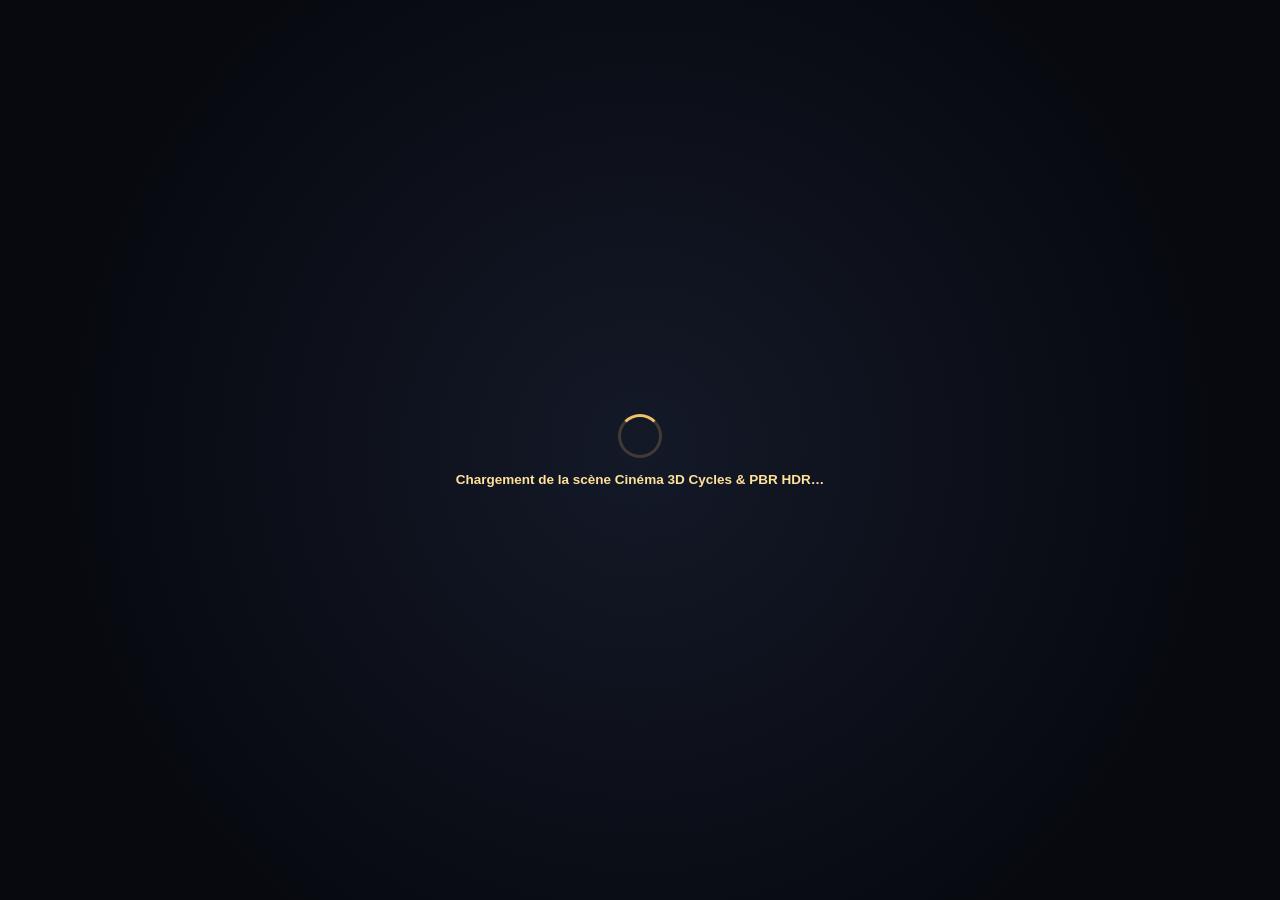
<file: sander-fpv/index.html>
<!DOCTYPE html>
<html lang="fr">
<head>
  <meta charset="UTF-8">
  <meta name="viewport" content="width=device-width, initial-scale=1.0, user-scalable=no">
  <title>Expérience Cinéma 3D Immersive — Jérusalem &amp; WebXR</title>
  <link rel="icon" href="data:image/svg+xml,<svg xmlns='http://www.w3.org/2000/svg' viewBox='0 0 64 64'><text y='52' font-size='52'>🕎</text></svg>">
  <link rel="stylesheet" href="style.css?v=20261127d">
  <script type="importmap">
    {
      "imports": {
        "three": "https://esm.sh/three@0.169.0",
        "three/addons/": "https://esm.sh/three@0.169.0/examples/jsm/",
        "postprocessing": "https://esm.sh/postprocessing@6.36.6?deps=three@0.169.0",
        "n8ao": "https://esm.sh/n8ao@1.9.0?deps=three@0.169.0,postprocessing@6.36.6"
      }
    }
  </script>
</head>
<body>
  <canvas id="scene-canvas"></canvas>
  <div id="vr-mask"></div>
  <div id="reticle"></div>
  <div id="hover-hint"></div>
  <div id="banner-complete">✨ 8/8 Lumières allumées !</div>

  <div id="loader">
    <div class="spinner"></div>
    <div id="loader-txt">Chargement de la scène Cinéma 3D Cycles &amp; PBR HDR…</div>
  </div>

  <div id="hud-top">
    <div class="hud-card">
      <div>
        <div class="brand" id="ui-title">Hanoukkia Cinéma 3D — Simulation VR Jérusalem</div>
        <div class="sub" id="ui-sub">Déplacez-vous en 3D (WASD / souris) · Regardez sous tous les angles</div>
      </div>
    </div>
    <div class="hud-card">
      <span class="sub" id="ui-count-label">Lumières :</span>
      <strong id="ui-count" style="color:var(--gold-bright)">0 / 8</strong>
      <div class="progress-dots" id="progress-dots"></div>
    </div>
  </div>

  <div id="help-strip">
    Glisser pour regarder 360° · WASD pour marcher · Toupie : clic · E : Soufganiya · B : Siddour · H : masquer/afficher l'interface
  </div>

  <div id="hud-bottom">
    <button class="ctrl primary active" id="btn-mode-scene">🧑 Scène Personnage</button>
    <button class="ctrl" id="btn-mode-self">🕯️ Allumer moi-même</button>
    <button class="ctrl" id="btn-cam-front">👁️ Face</button>
    <button class="ctrl" id="btn-cam-left">◀️ Côté gauche</button>
    <button class="ctrl" id="btn-cam-window">🪟 Fenêtre</button>
    <button class="ctrl" id="btn-replay">🎬 Rejouer</button>
    <button class="ctrl" id="btn-ignite-next" style="display:none">🔥 Allumer</button>
    <button class="ctrl" id="btn-eat-sufganiya">🍩 Soufganiya</button>
    <button class="ctrl" id="btn-open-siddur">📖 Siddour</button>
    <button class="ctrl active" id="btn-vr-mask">🥽 Casque VR : ON</button>
    <button class="ctrl" id="btn-audio">🔇 Audio : OFF</button>
    <button class="ctrl" id="btn-lang">עברית / FR</button>
    <div id="vr-btn-slot"></div>
  </div>

  <script type="module" src="app.js?v=20261127f"></script>
</body>
</html>
</file>
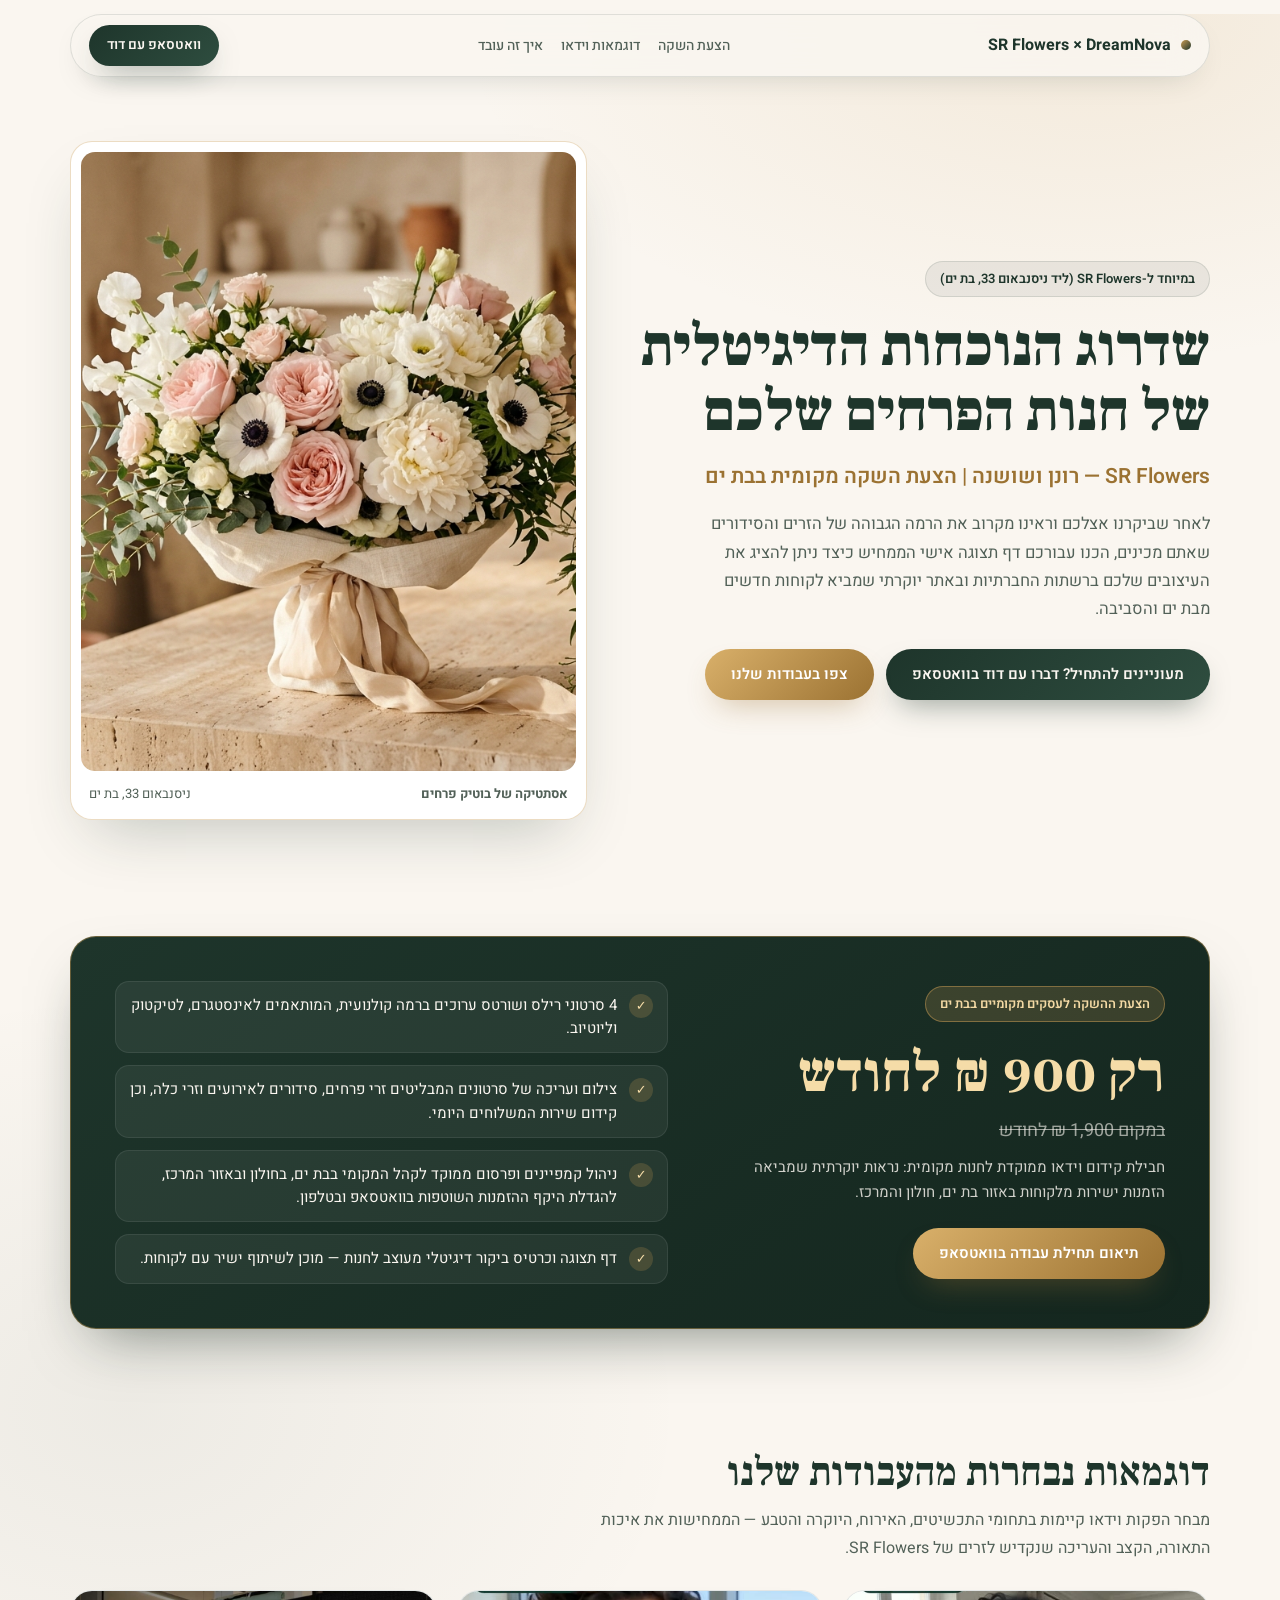
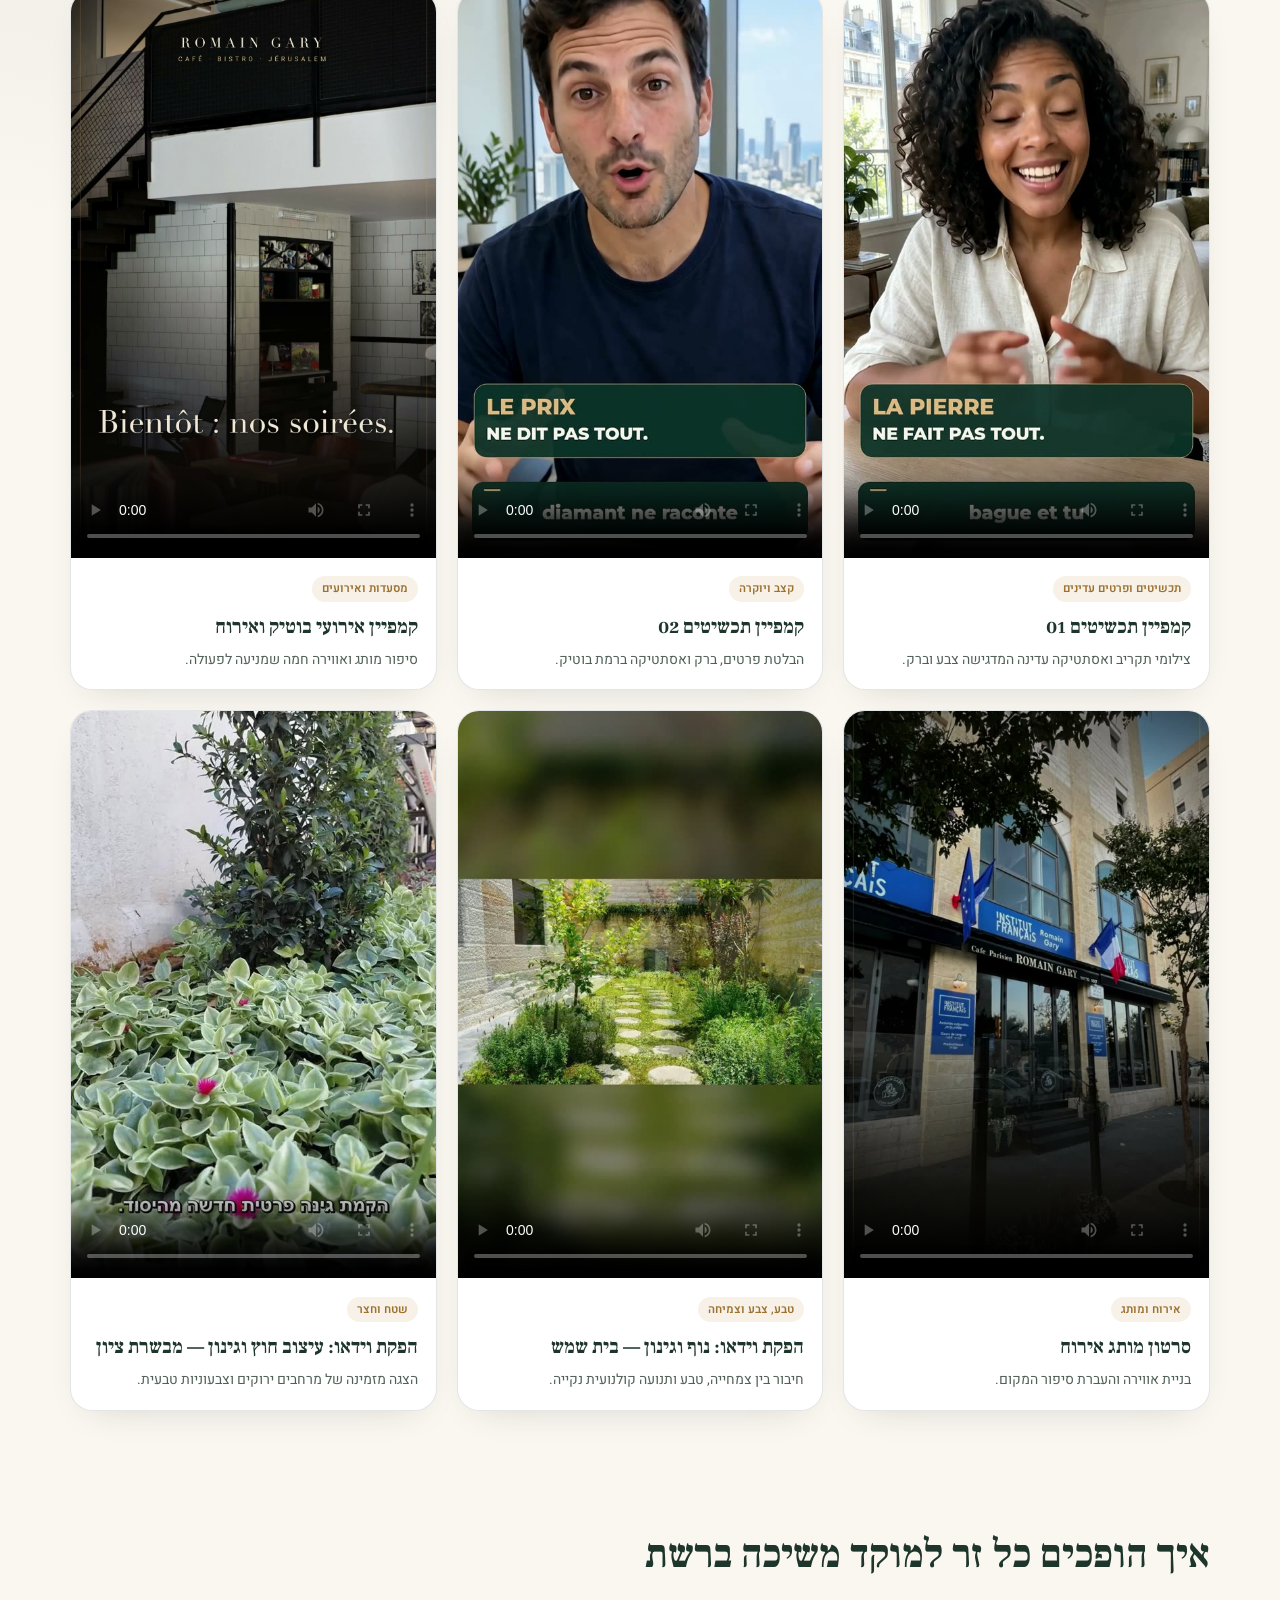
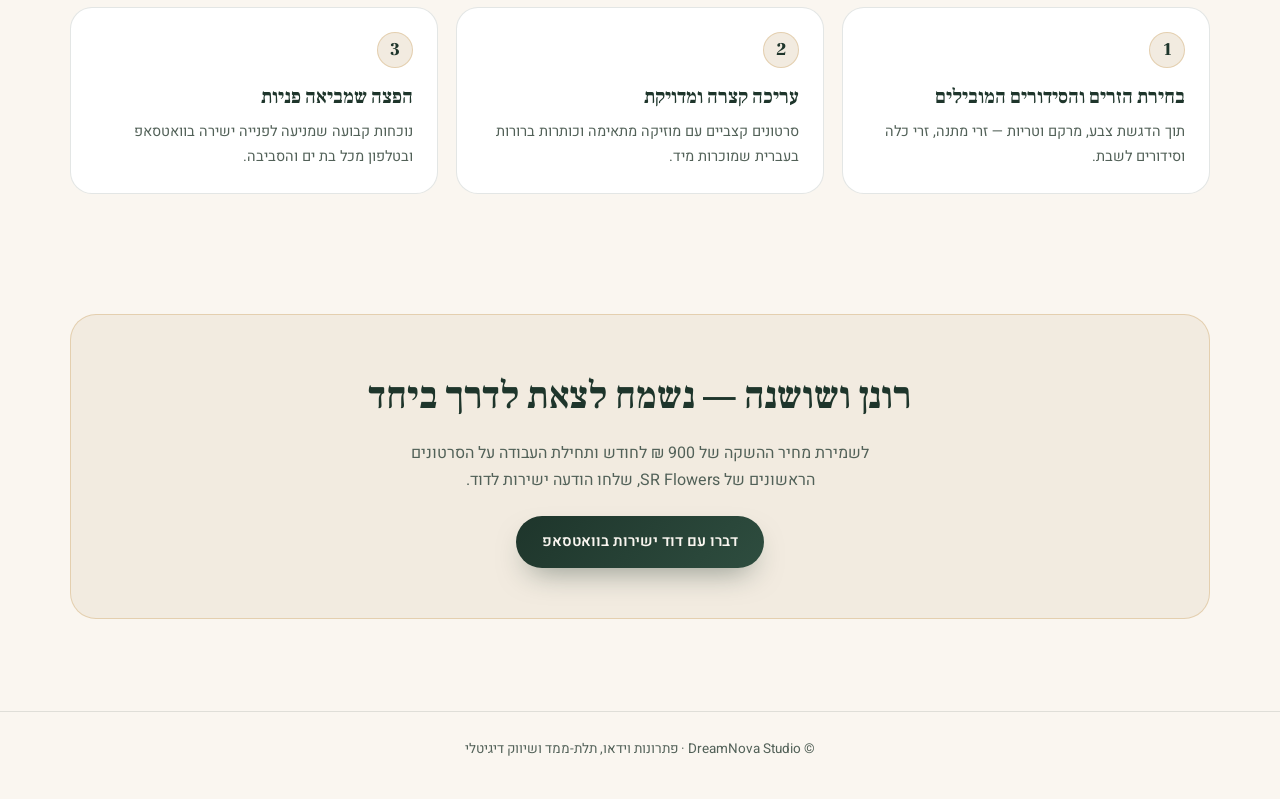
<file: sr-flowers/index.html>
<!doctype html>
<html lang="he" dir="rtl">
<head>
  <meta charset="utf-8">
  <meta name="viewport" content="width=device-width, initial-scale=1, viewport-fit=cover">
  <title>SR Flowers — רונן ושושנה | הצעת השקה מקומית בבת ים — DreamNova Studio</title>
  <meta name="description" content="שדרוג נוכחות דיגיטלית וסרטוני פרסום ל-SR Flowers (ליד ניסנבאום 33, בת ים) במחיר השקה מקומי.">
  <meta name="theme-color" content="#FAF6F0">
  <meta name="robots" content="noindex, nofollow">
  <meta property="og:title" content="SR Flowers — רונן ושושנה | DreamNova Studio">
  <meta property="og:description" content="הצעת השקה לעסקים מקומיים בבת ים: סרטוני Reels ושיווק דיגיטלי לזרי הפרחים של SR Flowers.">
  <meta property="og:image" content="https://codenolimits.github.io/dreamnova-selected-work/assets/sr_flowers_hero.jpg">
  <meta property="og:type" content="website">
  <link rel="icon" href="../assets/crest.svg">
  <link rel="preconnect" href="https://fonts.googleapis.com">
  <link rel="preconnect" href="https://fonts.gstatic.com" crossorigin>
  <link href="https://fonts.googleapis.com/css2?family=Frank+Ruhl+Libre:wght@500;700;900&family=Heebo:wght@300;400;500;600;700&display=swap" rel="stylesheet">
  <style>
    :root {
      --cream: #FAF6F0;
      --cream2: #F2EBE0;
      --paper: #FFFFFF;
      --sage: #1E352B;
      --sage-soft: #2E4D3F;
      --gold: #C89B54;
      --gold-dark: #9B7232;
      --ink: #1A241E;
      --mute: #526158;
      --line: rgba(30, 53, 43, 0.12);
      --gold-line: rgba(200, 155, 84, 0.35);
      --r: 22px;
      --f-serif: "Frank Ruhl Libre", Georgia, serif;
      --f-sans: "Heebo", system-ui, -apple-system, sans-serif;
    }

    * { box-sizing: border-box; margin: 0; padding: 0; }
    html { scroll-behavior: smooth; background: var(--cream); color: var(--ink); }
    body {
      font-family: var(--f-sans);
      font-size: 16px;
      line-height: 1.7;
      background:
        radial-gradient(900px 500px at 85% 0%, rgba(200, 155, 84, 0.14), transparent 70%),
        radial-gradient(800px 600px at 10% 35%, rgba(30, 53, 43, 0.06), transparent 70%),
        var(--cream);
      color: var(--ink);
      overflow-x: hidden;
    }
    a { color: inherit; text-decoration: none; }
    img, video { display: block; max-width: 100%; }

    .container { width: min(1140px, calc(100vw - 32px)); margin-inline: auto; }

    /* Top Header */
    .topbar {
      position: sticky; top: 14px; z-index: 50;
      width: min(1140px, calc(100vw - 24px)); margin: 14px auto 0;
      display: flex; align-items: center; justify-content: space-between; gap: 12px;
      padding: 10px 18px; border-radius: 999px;
      background: rgba(250, 246, 240, 0.86);
      backdrop-filter: blur(18px); -webkit-backdrop-filter: blur(18px);
      border: 1px solid var(--line);
      box-shadow: 0 12px 32px -18px rgba(30, 53, 43, 0.25);
    }
    .brand { display: flex; align-items: center; gap: 10px; font-weight: 700; color: var(--sage); }
    .brand__dot {
      width: 10px; height: 10px; border-radius: 50%;
      background: linear-gradient(135deg, var(--gold), var(--sage));
    }
    .topbar__tag {
      font-size: 12.5px; font-weight: 600; color: var(--gold-dark);
      padding: 5px 12px; border-radius: 999px;
      background: rgba(200, 155, 84, 0.14); border: 1px solid var(--gold-line);
    }
    .nav-links { display: flex; align-items: center; gap: 18px; font-size: 14px; font-weight: 500; color: var(--mute); }
    .nav-links a:hover { color: var(--sage); }

    .btn {
      display: inline-flex; align-items: center; justify-content: center; gap: 10px;
      padding: 13px 26px; border-radius: 999px; font-weight: 600; font-size: 15px;
      transition: transform 0.25s ease, box-shadow 0.25s ease;
      cursor: pointer; border: 0;
    }
    .btn:hover { transform: translateY(-2px); }
    .btn--sage {
      background: linear-gradient(135deg, var(--sage), var(--sage-soft));
      color: var(--cream);
      box-shadow: 0 14px 30px -12px rgba(30, 53, 43, 0.5);
    }
    .btn--gold {
      background: linear-gradient(135deg, #D9B06A, var(--gold-dark));
      color: #FFFFFF;
      box-shadow: 0 14px 30px -12px rgba(155, 114, 50, 0.45);
    }
    .btn--sm { padding: 9px 18px; font-size: 13.5px; }

    /* Hero */
    .hero {
      padding: clamp(32px, 5vw, 68px) 0 clamp(36px, 5vw, 56px);
      display: grid; grid-template-columns: 1.05fr 0.95fr; gap: clamp(24px, 4vw, 52px); align-items: center;
    }
    .eyebrow {
      display: inline-flex; align-items: center; gap: 8px;
      padding: 6px 14px; border-radius: 999px;
      background: rgba(30, 53, 43, 0.07); color: var(--sage);
      border: 1px solid var(--line); font-size: 13px; font-weight: 600; margin-bottom: 18px;
    }
    h1 {
      font-family: var(--f-serif); font-weight: 900;
      font-size: clamp(34px, 4.6vw, 58px); line-height: 1.12; color: var(--sage);
      margin-bottom: 14px;
    }
    .hero__sub {
      font-size: clamp(17px, 2vw, 21px); font-weight: 600; color: var(--gold-dark);
      margin-bottom: 16px;
    }
    .hero__lead { color: var(--mute); font-size: 16.5px; max-width: 56ch; margin-bottom: 26px; }
    .hero__cta { display: flex; flex-wrap: wrap; gap: 12px; align-items: center; }

    .hero-frame {
      position: relative; border-radius: var(--r); overflow: hidden;
      background: var(--paper); padding: 10px;
      border: 1px solid var(--gold-line);
      box-shadow: 0 28px 60px -24px rgba(30, 53, 43, 0.28);
    }
    .hero-frame img {
      width: 100%; aspect-ratio: 4 / 5; object-fit: cover; border-radius: 14px;
    }
    .hero-frame__cap {
      display: flex; justify-content: space-between; align-items: center;
      padding: 12px 8px 4px; font-size: 13px; color: var(--mute);
    }

    /* Section Headings */
    section { padding: clamp(32px, 5vw, 60px) 0; }
    .sec-head { max-width: 68ch; margin-bottom: 28px; }
    .sec-head h2 {
      font-family: var(--f-serif); font-weight: 700;
      font-size: clamp(26px, 3.2vw, 40px); line-height: 1.2; color: var(--sage); margin-bottom: 10px;
    }
    .sec-head p { color: var(--mute); font-size: 16px; }

    /* Offer Card */
    .offer-card {
      position: relative; overflow: hidden; border-radius: 26px;
      background: linear-gradient(145deg, #1E352B 0%, #14261E 100%);
      color: var(--cream); padding: clamp(24px, 4vw, 44px);
      border: 1px solid rgba(200, 155, 84, 0.45);
      box-shadow: 0 26px 60px -24px rgba(20, 38, 30, 0.55);
      display: grid; grid-template-columns: 0.9fr 1.1fr; gap: clamp(20px, 4vw, 44px); align-items: center;
    }
    .offer-badge {
      display: inline-block; padding: 6px 14px; border-radius: 999px;
      background: rgba(200, 155, 84, 0.2); border: 1px solid rgba(200, 155, 84, 0.5);
      color: #F3D9A4; font-size: 13px; font-weight: 600; margin-bottom: 14px;
    }
    .price-row { display: flex; align-items: baseline; gap: 14px; flex-wrap: wrap; margin: 10px 0 8px; }
    .price-now { font-family: var(--f-serif); font-size: clamp(38px, 4.5vw, 56px); font-weight: 900; color: #F5DCA8; line-height: 1; }
    .price-was { font-size: 18px; color: rgba(250, 246, 240, 0.6); text-decoration: line-through; }
    .offer-note { color: rgba(250, 246, 240, 0.82); font-size: 15px; margin-bottom: 22px; }
    .offer-list { list-style: none; display: grid; gap: 12px; }
    .offer-list li {
      display: flex; align-items: flex-start; gap: 12px;
      padding: 12px 14px; border-radius: 14px;
      background: rgba(255, 255, 255, 0.06); border: 1px solid rgba(255, 255, 255, 0.08);
      font-size: 15px; line-height: 1.55;
    }
    .offer-list .check {
      flex-shrink: 0; width: 24px; height: 24px; border-radius: 50%;
      display: grid; place-items: center;
      background: rgba(200, 155, 84, 0.22); color: #F5DCA8; font-weight: 700; font-size: 13px;
    }

    /* Video Gallery */
    .grid {
      display: grid; grid-template-columns: repeat(3, minmax(0, 1fr)); gap: 20px;
    }
    .vcard {
      background: var(--paper); border-radius: var(--r); overflow: hidden;
      border: 1px solid var(--line);
      box-shadow: 0 14px 36px -22px rgba(30, 53, 43, 0.22);
      display: flex; flex-direction: column;
    }
    .vcard__media { position: relative; background: #121714; aspect-ratio: 9 / 14; overflow: hidden; }
    .vcard__media--wide { aspect-ratio: 16 / 10; }
    .vcard video { width: 100%; height: 100%; object-fit: cover; }
    .vcard__body { padding: 16px 18px 18px; }
    .vcard__tag {
      display: inline-block; font-size: 11.5px; font-weight: 600; color: var(--gold-dark);
      background: rgba(200, 155, 84, 0.14); padding: 3px 10px; border-radius: 999px; margin-bottom: 8px;
    }
    .vcard__title { font-family: var(--f-serif); font-size: 20px; font-weight: 700; color: var(--sage); margin-bottom: 4px; }
    .vcard__desc { font-size: 14px; color: var(--mute); }

    /* Steps */
    .steps { display: grid; grid-template-columns: repeat(3, minmax(0, 1fr)); gap: 18px; }
    .step-card {
      background: var(--paper); border-radius: var(--r); padding: 24px;
      border: 1px solid var(--line);
    }
    .step-num {
      width: 36px; height: 36px; border-radius: 50%; display: grid; place-items: center;
      background: var(--cream2); border: 1px solid var(--gold-line);
      color: var(--sage); font-family: var(--f-serif); font-weight: 900; font-size: 18px; margin-bottom: 12px;
    }
    .step-card h3 { font-family: var(--f-serif); font-size: 20px; color: var(--sage); margin-bottom: 6px; }
    .step-card p { font-size: 14.5px; color: var(--mute); }

    /* Footer CTA */
    .cta-box {
      text-align: center; padding: clamp(28px, 5vw, 50px);
      border-radius: 26px; background: var(--cream2); border: 1px solid var(--gold-line);
    }
    .cta-box h2 { font-family: var(--f-serif); font-size: clamp(26px, 3.2vw, 38px); color: var(--sage); margin-bottom: 10px; }
    .cta-box p { color: var(--mute); max-width: 52ch; margin: 0 auto 22px; }
    footer {
      text-align: center; padding: 26px 0 38px; font-size: 13.5px; color: var(--mute);
      border-top: 1px solid var(--line); margin-top: 32px;
    }

    @media (max-width: 920px) {
      .hero, .offer-card { grid-template-columns: 1fr; }
      .grid { grid-template-columns: repeat(2, minmax(0, 1fr)); }
      .steps { grid-template-columns: 1fr; }
      .nav-links { display: none; }
    }
    @media (max-width: 600px) {
      .grid { grid-template-columns: 1fr; }
      .vcard__media { aspect-ratio: 9 / 13; }
      .topbar { padding: 8px 12px; }
    }
  </style>
</head>
<body>

  <header class="topbar">
    <div class="brand">
      <span class="brand__dot"></span>
      <span>SR Flowers × DreamNova</span>
    </div>
    <nav class="nav-links">
      <a href="#offer">הצעת השקה</a>
      <a href="#showcase">דוגמאות וידאו</a>
      <a href="#process">איך זה עובד</a>
    </nav>
    <a class="btn btn--sage btn--sm" href="https://wa.me/972584921492" target="_blank" rel="noopener">וואטסאפ עם דוד</a>
  </header>

  <main class="container">
    <section class="hero">
      <div>
        <div class="eyebrow">במיוחד ל-SR Flowers (ליד ניסנבאום 33, בת ים)</div>
        <h1>שדרוג הנוכחות הדיגיטלית של חנות הפרחים שלכם</h1>
        <p class="hero__sub">SR Flowers — רונן ושושנה | הצעת השקה מקומית בבת ים</p>
        <p class="hero__lead">
          לאחר שביקרנו אצלכם וראינו מקרוב את הרמה הגבוהה של הזרים והסידורים שאתם מכינים, הכנו עבורכם דף תצוגה אישי הממחיש כיצד ניתן להציג את העיצובים שלכם ברשתות החברתיות ובאתר יוקרתי שמביא לקוחות חדשים מבת ים והסביבה.
        </p>
        <div class="hero__cta">
          <a class="btn btn--sage" href="https://wa.me/972584921492" target="_blank" rel="noopener">מעוניינים להתחיל? דברו עם דוד בוואטסאפ</a>
          <a class="btn btn--gold" href="#showcase">צפו בעבודות שלנו</a>
        </div>
      </div>

      <div class="hero-frame">
        <img src="../assets/sr_flowers_hero.jpg" alt="זר פרחים יוקרתי — SR Flowers בת ים" loading="eager">
        <div class="hero-frame__cap">
          <strong>אסתטיקה של בוטיק פרחים</strong>
          <span>ניסנבאום 33, בת ים</span>
        </div>
      </div>
    </section>

    <section id="offer">
      <div class="offer-card">
        <div>
          <span class="offer-badge">הצעת ההשקה לעסקים מקומיים בבת ים</span>
          <div class="price-row">
            <span class="price-now">רק 900 ₪ לחודש</span>
            <span class="price-was">במקום 1,900 ₪ לחודש</span>
          </div>
          <p class="offer-note">
            חבילת קידום וידאו ממוקדת לחנות מקומית: נראות יוקרתית שמביאה הזמנות ישירות מלקוחות באזור בת ים, חולון והמרכז.
          </p>
          <a class="btn btn--gold" href="https://wa.me/972584921492" target="_blank" rel="noopener">תיאום תחילת עבודה בוואטסאפ</a>
        </div>

        <ul class="offer-list">
          <li>
            <span class="check">✓</span>
            <span>4 סרטוני רילס ושורטס ערוכים ברמה קולנועית, המותאמים לאינסטגרם, לטיקטוק וליוטיוב.</span>
          </li>
          <li>
            <span class="check">✓</span>
            <span>צילום ועריכה של סרטונים המבליטים זרי פרחים, סידורים לאירועים וזרי כלה, וכן קידום שירות המשלוחים היומי.</span>
          </li>
          <li>
            <span class="check">✓</span>
            <span>ניהול קמפיינים ופרסום ממוקד לקהל המקומי בבת ים, בחולון ובאזור המרכז, להגדלת היקף ההזמנות השוטפות בוואטסאפ ובטלפון.</span>
          </li>
          <li>
            <span class="check">✓</span>
            <span>דף תצוגה וכרטיס ביקור דיגיטלי מעוצב לחנות — מוכן לשיתוף ישיר עם לקוחות.</span>
          </li>
        </ul>
      </div>
    </section>

    <section id="showcase">
      <div class="sec-head">
        <h2>דוגמאות נבחרות מהעבודות שלנו</h2>
        <p>
          מבחר הפקות וידאו קיימות בתחומי התכשיטים, האירוח, היוקרה והטבע — הממחישות את איכות התאורה, הקצב והעריכה שנקדיש לזרים של SR Flowers.
        </p>
      </div>

      <div class="grid">
        <article class="vcard">
          <div class="vcard__media">
            <video controls playsinline preload="metadata" poster="../assets/jewelry_campaign_01.jpg">
              <source src="../assets/jewelry_campaign_01.mp4" type="video/mp4">
            </video>
          </div>
          <div class="vcard__body">
            <span class="vcard__tag">תכשיטים ופרטים עדינים</span>
            <h3 class="vcard__title">קמפיין תכשיטים 01</h3>
            <p class="vcard__desc">צילומי תקריב ואסתטיקה עדינה המדגישה צבע וברק.</p>
          </div>
        </article>

        <article class="vcard">
          <div class="vcard__media">
            <video controls playsinline preload="metadata" poster="../assets/jewelry_campaign_02.jpg">
              <source src="../assets/jewelry_campaign_02.mp4" type="video/mp4">
            </video>
          </div>
          <div class="vcard__body">
            <span class="vcard__tag">קצב ויוקרה</span>
            <h3 class="vcard__title">קמפיין תכשיטים 02</h3>
            <p class="vcard__desc">הבלטת פרטים, ברק ואסתטיקה ברמת בוטיק.</p>
          </div>
        </article>

        <article class="vcard">
          <div class="vcard__media">
            <video controls playsinline preload="metadata" poster="../assets/romain_soirees_fr.jpg">
              <source src="../assets/RomainGary_SOIREES_FR_story_v6.mp4" type="video/mp4">
            </video>
          </div>
          <div class="vcard__body">
            <span class="vcard__tag">מסעדות ואירועים</span>
            <h3 class="vcard__title">קמפיין אירועי בוטיק ואירוח</h3>
            <p class="vcard__desc">סיפור מותג ואווירה חמה שמניעה לפעולה.</p>
          </div>
        </article>

        <article class="vcard">
          <div class="vcard__media">
            <video controls playsinline preload="metadata" poster="../assets/romain_lieu_fr.jpg">
              <source src="../assets/RomainGary_LIEU_FR_story_v6.mp4" type="video/mp4">
            </video>
          </div>
          <div class="vcard__body">
            <span class="vcard__tag">אירוח ומותג</span>
            <h3 class="vcard__title">סרטון מותג אירוח</h3>
            <p class="vcard__desc">בניית אווירה והעברת סיפור המקום.</p>
          </div>
        </article>

        <article class="vcard">
          <div class="vcard__media">
            <video controls playsinline preload="metadata" poster="../assets/israel_beit_shemesh.jpg">
              <source src="../assets/israel_beit_shemesh.mp4" type="video/mp4">
            </video>
          </div>
          <div class="vcard__body">
            <span class="vcard__tag">טבע, צבע וצמיחה</span>
            <h3 class="vcard__title">הפקת וידאו: נוף וגינון — בית שמש</h3>
            <p class="vcard__desc">חיבור בין צמחייה, טבע ותנועה קולנועית נקייה.</p>
          </div>
        </article>

        <article class="vcard">
          <div class="vcard__media">
            <video controls playsinline preload="metadata" poster="../assets/israel_mevasseret.jpg">
              <source src="../assets/israel_mevasseret.mp4" type="video/mp4">
            </video>
          </div>
          <div class="vcard__body">
            <span class="vcard__tag">שטח וחצר</span>
            <h3 class="vcard__title">הפקת וידאו: עיצוב חוץ וגינון — מבשרת ציון</h3>
            <p class="vcard__desc">הצגה מזמינה של מרחבים ירוקים וצבעוניות טבעית.</p>
          </div>
        </article>
      </div>
    </section>

    <section id="process">
      <div class="sec-head">
        <h2>איך הופכים כל זר למוקד משיכה ברשת</h2>
      </div>
      <div class="steps">
        <div class="step-card">
          <div class="step-num">1</div>
          <h3>בחירת הזרים והסידורים המובילים</h3>
          <p>תוך הדגשת צבע, מרקם וטריות — זרי מתנה, זרי כלה וסידורים לשבת.</p>
        </div>
        <div class="step-card">
          <div class="step-num">2</div>
          <h3>עריכה קצרה ומדויקת</h3>
          <p>סרטונים קצביים עם מוזיקה מתאימה וכותרות ברורות בעברית שמוכרות מיד.</p>
        </div>
        <div class="step-card">
          <div class="step-num">3</div>
          <h3>הפצה שמביאה פניות</h3>
          <p>נוכחות קבועה שמניעה לפנייה ישירה בוואטסאפ ובטלפון מכל בת ים והסביבה.</p>
        </div>
      </div>
    </section>

    <section>
      <div class="cta-box">
        <h2>רונן ושושנה — נשמח לצאת לדרך ביחד</h2>
        <p>לשמירת מחיר ההשקה של 900 ₪ לחודש ותחילת העבודה על הסרטונים הראשונים של SR Flowers, שלחו הודעה ישירות לדוד.</p>
        <a class="btn btn--sage" href="https://wa.me/972584921492" target="_blank" rel="noopener">דברו עם דוד ישירות בוואטסאפ</a>
      </div>
    </section>
  </main>

  <footer>
    © DreamNova Studio · פתרונות וידאו, תלת-ממד ושיווק דיגיטלי
  </footer>

</body>
</html>
</file>
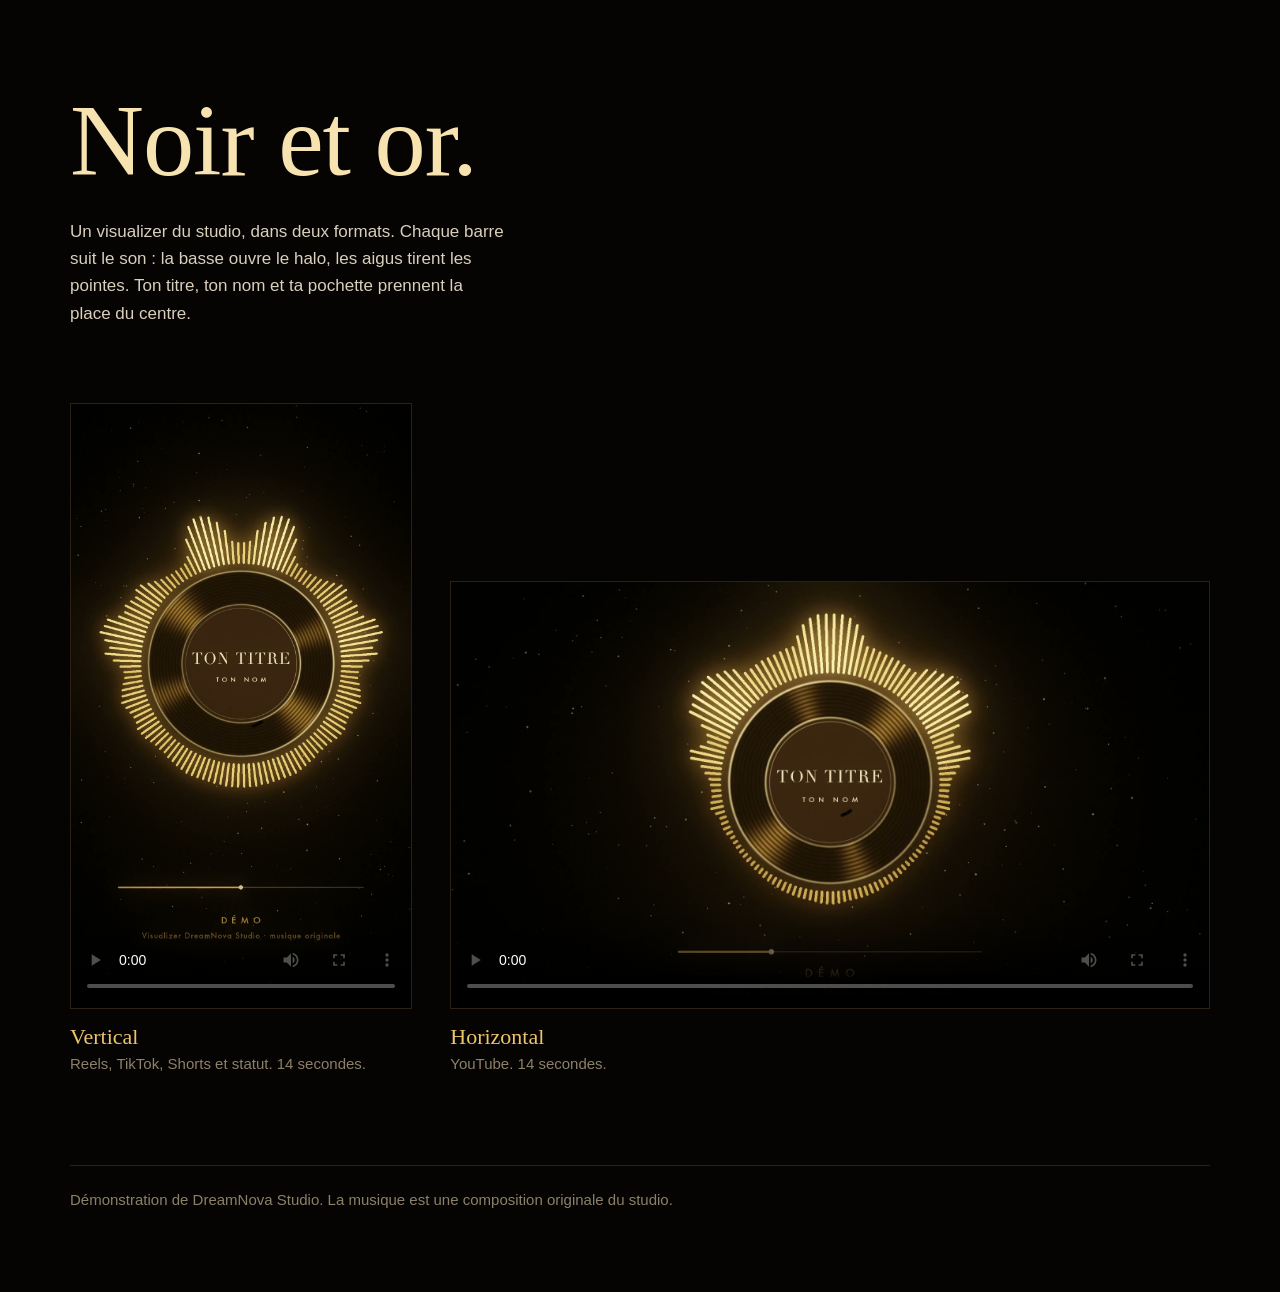
<file: visualizer/index.html>
<!doctype html>
<html lang="fr"><head><meta charset="utf-8"><meta name="viewport" content="width=device-width,initial-scale=1">
<title>Visualizers — DreamNova Studio</title>
<meta name="description" content="Démonstration de visualizer noir et or, vertical et horizontal, sur une musique originale du studio.">
<meta property="og:title" content="Visualizers — DreamNova Studio">
<meta property="og:description" content="Démonstration noir et or, vertical et horizontal.">
<meta property="og:image" content="https://codenolimits.github.io/dreamnova-selected-work/visualizer/affiche.jpg">
<meta name="twitter:card" content="summary_large_image">
<style>
:root{--or:#ecc46a;--orc:#f7e3b0;--txt:#d9cfbd;--bas:#8d8069}
*{box-sizing:border-box;margin:0}
body{background:#050403;color:var(--txt);font:400 17px/1.6 "Avenir Next",Avenir,Futura,"Segoe UI",sans-serif;min-height:100vh}
main{max-width:1180px;margin:0 auto;padding:clamp(40px,7vw,96px) 20px 80px}
h1{font:400 clamp(44px,8vw,104px)/1 Didot,"Bodoni 72","Playfair Display",Georgia,serif;color:var(--orc);letter-spacing:-.01em;text-wrap:balance}
.intro{max-width:46ch;margin:26px 0 clamp(40px,6vw,76px);color:var(--txt)}
.grille{display:grid;grid-template-columns:minmax(0,9fr) minmax(0,20fr);gap:clamp(20px,3vw,44px);align-items:end}
video{display:block;width:100%;height:auto;background:#000;border:1px solid #2a2114}
figcaption{margin-top:14px;font-size:15px;color:var(--bas)}
figcaption b{display:block;font:400 22px/1.3 Didot,"Bodoni 72",Georgia,serif;color:var(--or)}
footer{margin-top:clamp(48px,7vw,90px);padding-top:22px;border-top:1px solid #2a2114;color:var(--bas);font-size:15px;max-width:none}
a{color:var(--or)}
@media(max-width:720px){.grille{grid-template-columns:1fr}}
</style></head><body><main>
<h1>Noir et or.</h1>
<p class="intro">Un visualizer du studio, dans deux formats. Chaque barre suit le son : la basse ouvre le halo, les aigus tirent les pointes. Ton titre, ton nom et ta pochette prennent la place du centre.</p>
<div class="grille">
<figure><video controls playsinline preload="metadata" poster="affiche_verticale.jpg" src="visualizer_vertical.mp4"></video><figcaption><b>Vertical</b>Reels, TikTok, Shorts et statut. 14 secondes.</figcaption></figure>
<figure><video controls playsinline preload="metadata" poster="affiche.jpg" src="visualizer_horizontal.mp4"></video><figcaption><b>Horizontal</b>YouTube. 14 secondes.</figcaption></figure>
</div>
<footer>Démonstration de DreamNova Studio. La musique est une composition originale du studio.</footer>
</main></body></html>
</file>
<file: sander-fpv/style.css>
:root {
  --bg: #07090f;
  --panel: rgba(10, 14, 24, 0.78);
  --border: rgba(232, 188, 96, 0.34);
  --gold: #f0c465;
  --gold-bright: #ffe199;
  --text: #f3efe6;
  --muted: #b6b1a6;
}

* { box-sizing: border-box; margin: 0; padding: 0; }
html, body {
  width: 100%; height: 100%; overflow: hidden;
  background: var(--bg); color: var(--text);
  font-family: -apple-system, BlinkMacSystemFont, "Segoe UI", Roboto, sans-serif;
  user-select: none;
}

#scene-canvas {
  position: fixed; inset: 0; width: 100%; height: 100%; display: block;
  cursor: grab;
}
#scene-canvas:active { cursor: grabbing; }

/* Headset Simulation Optical Mask — ultra-subtle outer vignette leaving full room wide open */
#vr-mask {
  position: fixed; inset: 0; pointer-events: none; z-index: 5;
  transition: opacity 0.25s ease;
  background: radial-gradient(ellipse 84% 84% at 50% 50%, transparent 68%, rgba(4, 6, 12, 0.28) 88%, rgba(2, 3, 7, 0.76) 100%);
  box-shadow: inset 0 0 54px rgba(0, 0, 0, 0.58);
}
#vr-mask.hidden { opacity: 0; }

body.hud-hidden #hud-top,
body.hud-hidden #hud-bottom,
body.hud-hidden #help-strip,
body.hud-hidden #banner-complete {
  opacity: 0;
  pointer-events: none;
}

/* Crosshair Reticle */
#reticle {
  position: fixed; left: 50%; top: 50%; transform: translate(-50%, -50%);
  width: 14px; height: 14px; pointer-events: none; z-index: 8;
  border: 1.5px solid rgba(255, 255, 255, 0.40); border-radius: 50%;
  transition: transform 0.14s ease, border-color 0.14s ease, box-shadow 0.14s ease;
}
#reticle::after {
  content: ""; position: absolute; left: 50%; top: 50%; transform: translate(-50%, -50%);
  width: 3px; height: 3px; border-radius: 50%; background: rgba(255, 255, 255, 0.8);
}
#reticle.hot {
  transform: translate(-50%, -50%) scale(1.45);
  border-color: var(--gold-bright);
  box-shadow: 0 0 14px rgba(240, 196, 101, 0.85);
}

#hover-hint {
  position: fixed; left: 50%; top: calc(50% + 22px); transform: translateX(-50%);
  padding: 4px 11px; border-radius: 999px; font-size: 12px; font-weight: 600;
  background: rgba(12, 16, 26, 0.86); border: 1px solid var(--border); color: var(--gold-bright);
  pointer-events: none; z-index: 8; opacity: 0; transition: opacity 0.15s ease;
  white-space: nowrap;
}
#hover-hint.visible { opacity: 1; }

/* Top HUD */
#hud-top {
  position: fixed; top: 10px; left: 14px; right: 14px; z-index: 12;
  display: flex; align-items: center; justify-content: space-between; gap: 10px; flex-wrap: wrap;
  pointer-events: none; transition: opacity 0.25s ease;
}
.hud-card {
  pointer-events: auto;
  display: flex; align-items: center; gap: 10px;
  padding: 7px 13px; border-radius: 12px;
  background: var(--panel); border: 1px solid var(--border);
  backdrop-filter: blur(12px);
}
.brand { font-size: 13px; font-weight: 700; color: var(--gold-bright); letter-spacing: 0.2px; }
.sub { font-size: 11px; color: var(--muted); }

.progress-dots { display: flex; align-items: center; gap: 5px; }
.dot {
  width: 9px; height: 9px; border-radius: 50%;
  background: rgba(255, 255, 255, 0.16); border: 1px solid rgba(240, 196, 101, 0.4);
  transition: all 0.25s ease;
}
.dot.shamash { width: 11px; height: 11px; border-color: var(--gold); margin-inline: 3px; }
.dot.lit {
  background: radial-gradient(circle, #fff8d6 15%, #ffae34 65%, #d95d00 100%);
  border-color: #fff2b2;
  box-shadow: 0 0 10px rgba(255, 180, 60, 0.9);
}

/* Slim Single-Row Bottom Strip (never overlaps center table!) */
#hud-bottom {
  position: fixed; bottom: 10px; left: 50%; transform: translateX(-50%); z-index: 12;
  display: flex; flex-wrap: nowrap; align-items: center; gap: 5px;
  max-width: 98vw; overflow-x: auto; scrollbar-width: none;
  padding: 6px 9px; border-radius: 13px;
  background: var(--panel); border: 1px solid var(--border); backdrop-filter: blur(12px);
  transition: opacity 0.25s ease;
}
#hud-bottom::-webkit-scrollbar { display: none; }

button.ctrl {
  appearance: none; border: 1px solid rgba(240, 196, 101, 0.34);
  background: rgba(255, 255, 255, 0.06); color: var(--text);
  padding: 5px 9px; border-radius: 8px; font-size: 11.5px; font-weight: 600;
  cursor: pointer; transition: all 0.15s ease; white-space: nowrap; flex-shrink: 0;
}
button.ctrl:hover { background: rgba(240, 196, 101, 0.20); border-color: var(--gold); }
button.ctrl.active {
  background: linear-gradient(135deg, rgba(240, 196, 101, 0.34), rgba(212, 138, 42, 0.24));
  border-color: var(--gold-bright); color: var(--gold-bright);
}
button.ctrl.primary.active, button.ctrl.primary {
  background: linear-gradient(135deg, #f0c465, #d69128);
  color: #161006; border-color: #ffe39c;
}

#help-strip {
  position: fixed; bottom: 52px; left: 50%; transform: translateX(-50%); z-index: 11;
  padding: 3px 11px; border-radius: 999px; font-size: 10.5px; color: var(--muted);
  background: rgba(8, 11, 18, 0.70); border: 1px solid rgba(255, 255, 255, 0.08);
  pointer-events: none; text-align: center; max-width: 94vw;
  white-space: nowrap; overflow: hidden; text-overflow: ellipsis;
}

#banner-complete {
  position: fixed; top: 58px; left: 50%; transform: translateX(-50%); z-index: 13;
  padding: 6px 16px; border-radius: 999px; font-size: 12.5px; font-weight: 700;
  background: linear-gradient(135deg, rgba(240, 196, 101, 0.94), rgba(218, 134, 34, 0.94));
  color: #160f04; box-shadow: 0 6px 24px rgba(240, 180, 60, 0.42);
  opacity: 0; pointer-events: none; transition: opacity 0.25s ease;
}
#banner-complete.visible { opacity: 1; }

#loader {
  position: fixed; inset: 0; z-index: 30;
  background: radial-gradient(circle at center, #141928 0%, #07090f 75%);
  display: flex; flex-direction: column; align-items: center; justify-content: center; gap: 14px;
  transition: opacity 0.4s ease;
}
#loader.done { opacity: 0; pointer-events: none; }
.spinner {
  width: 44px; height: 44px; border-radius: 50%;
  border: 3px solid rgba(240, 196, 101, 0.2); border-top-color: var(--gold);
  animation: spin 0.9s linear infinite;
}
@keyframes spin { to { transform: rotate(360deg); } }
#loader-txt { font-size: 13.5px; color: var(--gold-bright); font-weight: 600; }

#VRButton {
  position: static !important; width: auto !important; flex-shrink: 0;
  background: linear-gradient(135deg, #273759, #182338) !important;
  border: 1px solid rgba(130, 185, 255, 0.55) !important;
  color: #e4f0ff !important; border-radius: 8px !important;
  padding: 5px 10px !important; font-size: 11.5px !important; font-weight: 600 !important;
  opacity: 1 !important; white-space: nowrap !important;
}

@media (max-width: 720px) {
  #help-strip { display: none; }
  .hud-card { padding: 6px 10px; }
}
</file>
